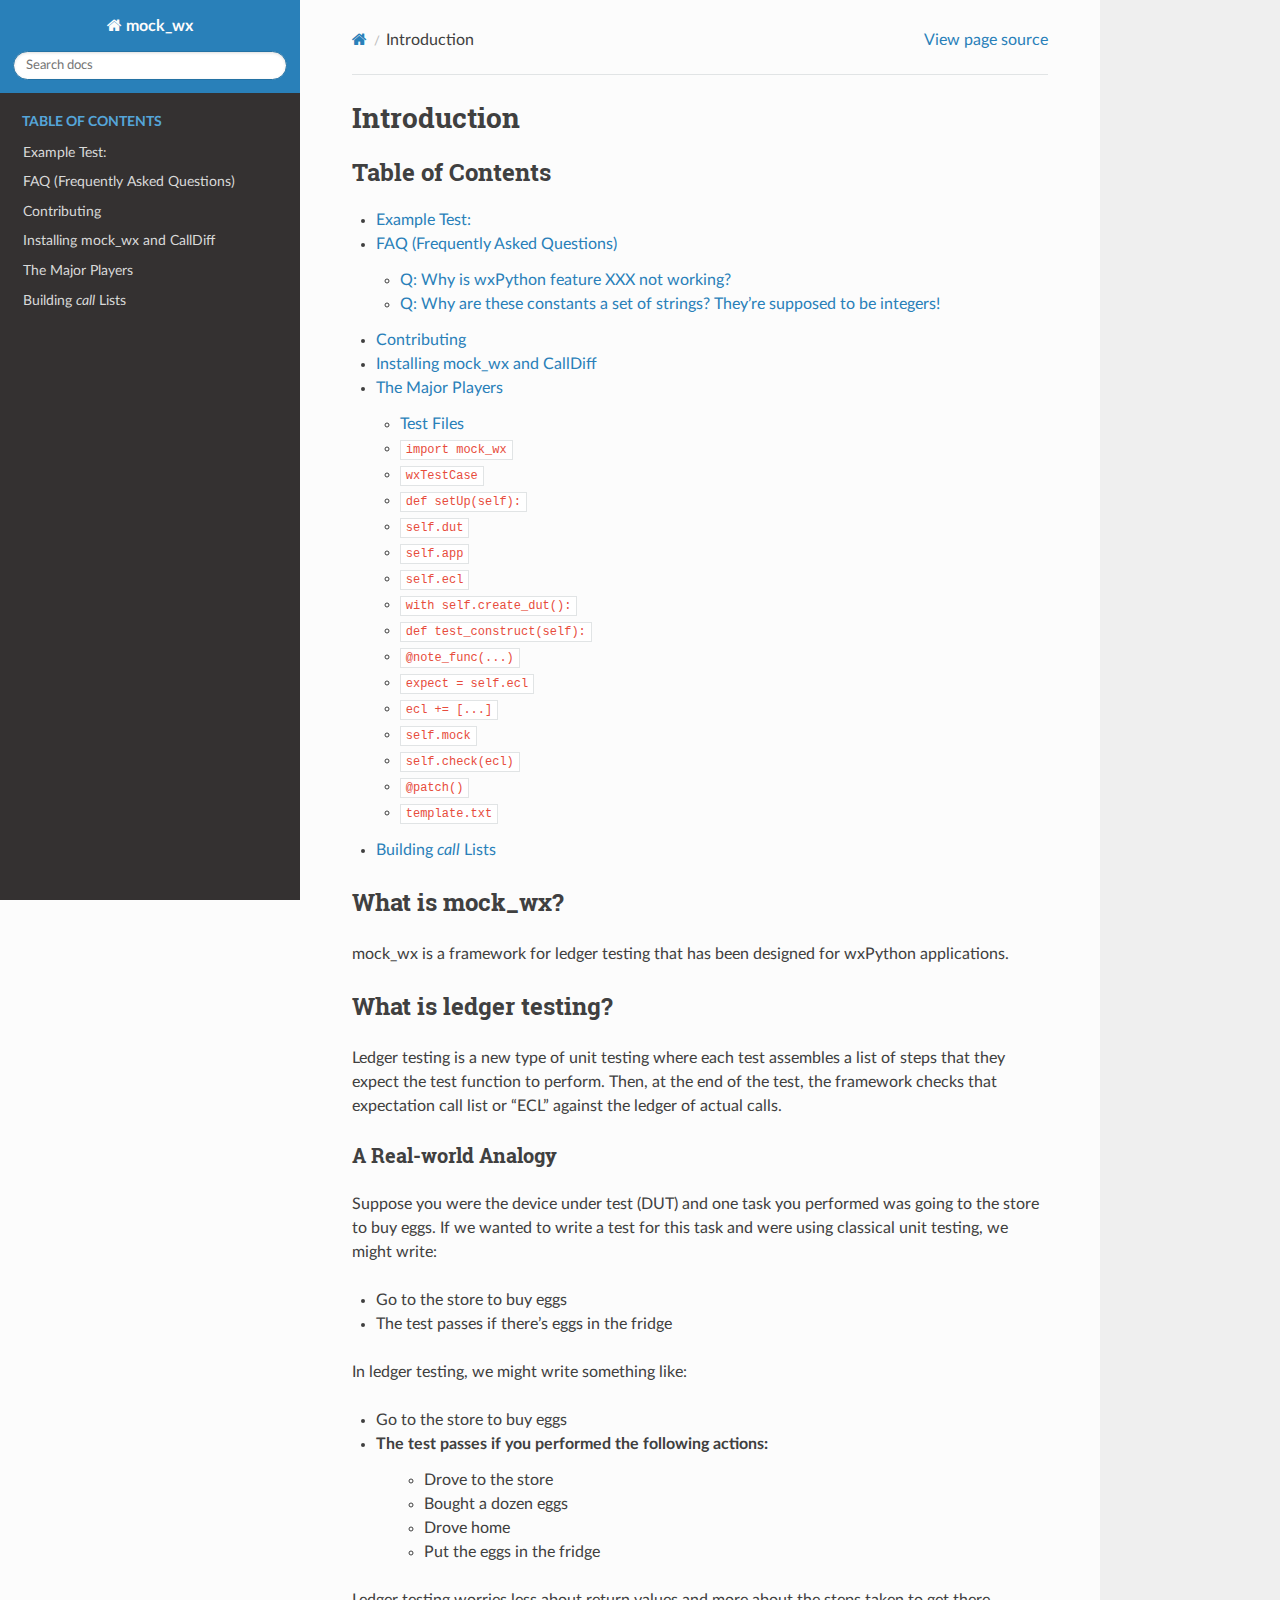
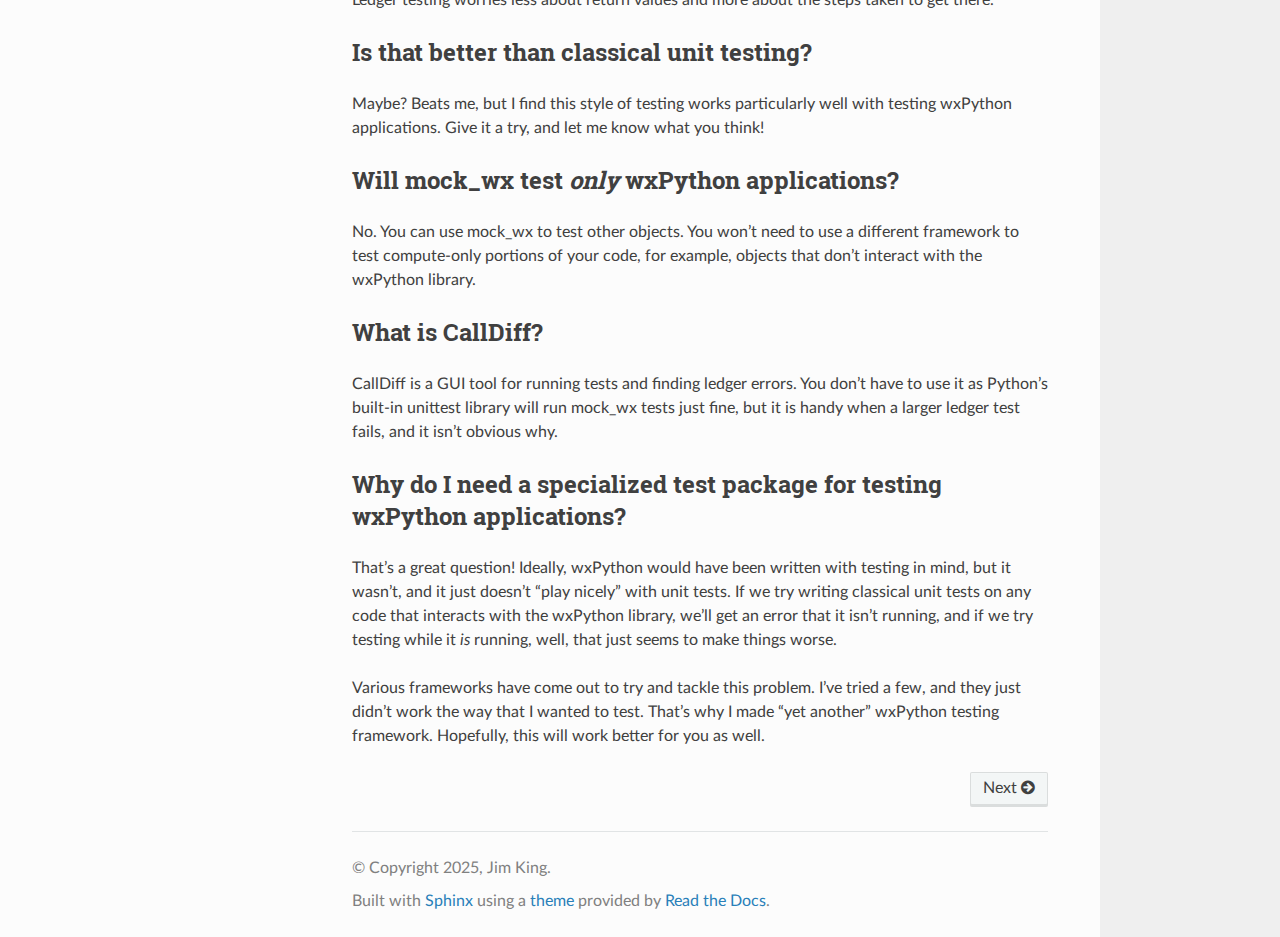
<file: docs/_build/html/index.html>
<!DOCTYPE html>
<html class="writer-html5" lang="en" data-content_root="./">
<head>
  <meta charset="utf-8" /><meta name="viewport" content="width=device-width, initial-scale=1" />

  <meta name="viewport" content="width=device-width, initial-scale=1.0" />
  <title>Introduction &mdash; mock_wx  documentation</title>
      <link rel="stylesheet" type="text/css" href="_static/pygments.css?v=b86133f3" />
      <link rel="stylesheet" type="text/css" href="_static/css/theme.css?v=e59714d7" />

  
      <script src="_static/jquery.js?v=5d32c60e"></script>
      <script src="_static/_sphinx_javascript_frameworks_compat.js?v=2cd50e6c"></script>
      <script src="_static/documentation_options.js?v=5929fcd5"></script>
      <script src="_static/doctools.js?v=9bcbadda"></script>
      <script src="_static/sphinx_highlight.js?v=dc90522c"></script>
    <script src="_static/js/theme.js"></script>
    <link rel="index" title="Index" href="genindex.html" />
    <link rel="search" title="Search" href="search.html" />
    <link rel="next" title="Example Test:" href="basic-example.html" /> 
</head>

<body class="wy-body-for-nav"> 
  <div class="wy-grid-for-nav">
    <nav data-toggle="wy-nav-shift" class="wy-nav-side">
      <div class="wy-side-scroll">
        <div class="wy-side-nav-search" >

          
          
          <a href="#" class="icon icon-home">
            mock_wx
          </a>
<div role="search">
  <form id="rtd-search-form" class="wy-form" action="search.html" method="get">
    <input type="text" name="q" placeholder="Search docs" aria-label="Search docs" />
    <input type="hidden" name="check_keywords" value="yes" />
    <input type="hidden" name="area" value="default" />
  </form>
</div>
        </div><div class="wy-menu wy-menu-vertical" data-spy="affix" role="navigation" aria-label="Navigation menu">
              <p class="caption" role="heading"><span class="caption-text">Table of Contents</span></p>
<ul>
<li class="toctree-l1"><a class="reference internal" href="basic-example.html">Example Test:</a></li>
<li class="toctree-l1"><a class="reference internal" href="faq.html">FAQ (Frequently Asked Questions)</a></li>
<li class="toctree-l1"><a class="reference internal" href="contributing.html">Contributing</a></li>
<li class="toctree-l1"><a class="reference internal" href="installing.html">Installing mock_wx and CallDiff</a></li>
<li class="toctree-l1"><a class="reference internal" href="major-players.html">The Major Players</a></li>
<li class="toctree-l1"><a class="reference internal" href="building-ECLs.html">Building <cite>call</cite> Lists</a></li>
</ul>

        </div>
      </div>
    </nav>

    <section data-toggle="wy-nav-shift" class="wy-nav-content-wrap"><nav class="wy-nav-top" aria-label="Mobile navigation menu" >
          <i data-toggle="wy-nav-top" class="fa fa-bars"></i>
          <a href="#">mock_wx</a>
      </nav>

      <div class="wy-nav-content">
        <div class="rst-content">
          <div role="navigation" aria-label="Page navigation">
  <ul class="wy-breadcrumbs">
      <li><a href="#" class="icon icon-home" aria-label="Home"></a></li>
      <li class="breadcrumb-item active">Introduction</li>
      <li class="wy-breadcrumbs-aside">
            <a href="_sources/index.rst.txt" rel="nofollow"> View page source</a>
      </li>
  </ul>
  <hr/>
</div>
          <div role="main" class="document" itemscope="itemscope" itemtype="http://schema.org/Article">
           <div itemprop="articleBody">
             
  <section id="introduction">
<h1>Introduction<a class="headerlink" href="#introduction" title="Link to this heading"></a></h1>
<div class="toctree-wrapper compound">
<p class="caption" role="heading"><span class="caption-text">Table of Contents</span></p>
<ul>
<li class="toctree-l1"><a class="reference internal" href="basic-example.html">Example Test:</a></li>
<li class="toctree-l1"><a class="reference internal" href="faq.html">FAQ (Frequently Asked Questions)</a><ul>
<li class="toctree-l2"><a class="reference internal" href="faq.html#q-why-is-wxpython-feature-xxx-not-working">Q: Why is wxPython feature XXX not working?</a></li>
<li class="toctree-l2"><a class="reference internal" href="faq.html#q-why-are-these-constants-a-set-of-strings-they-re-supposed-to-be-integers">Q: Why are these constants a set of strings? They’re supposed to be integers!</a></li>
</ul>
</li>
<li class="toctree-l1"><a class="reference internal" href="contributing.html">Contributing</a></li>
<li class="toctree-l1"><a class="reference internal" href="installing.html">Installing mock_wx and CallDiff</a></li>
<li class="toctree-l1"><a class="reference internal" href="major-players.html">The Major Players</a><ul>
<li class="toctree-l2"><a class="reference internal" href="major-players.html#test-files">Test Files</a></li>
<li class="toctree-l2"><a class="reference internal" href="major-players.html#import-mock-wx"><code class="docutils literal notranslate"><span class="pre">import</span> <span class="pre">mock_wx</span></code></a></li>
<li class="toctree-l2"><a class="reference internal" href="major-players.html#wxtestcase"><code class="docutils literal notranslate"><span class="pre">wxTestCase</span></code></a></li>
<li class="toctree-l2"><a class="reference internal" href="major-players.html#def-setup-self"><code class="docutils literal notranslate"><span class="pre">def</span> <span class="pre">setUp(self):</span></code></a></li>
<li class="toctree-l2"><a class="reference internal" href="major-players.html#self-dut"><code class="docutils literal notranslate"><span class="pre">self.dut</span></code></a></li>
<li class="toctree-l2"><a class="reference internal" href="major-players.html#self-app"><code class="docutils literal notranslate"><span class="pre">self.app</span></code></a></li>
<li class="toctree-l2"><a class="reference internal" href="major-players.html#self-ecl"><code class="docutils literal notranslate"><span class="pre">self.ecl</span></code></a></li>
<li class="toctree-l2"><a class="reference internal" href="major-players.html#with-self-create-dut"><code class="docutils literal notranslate"><span class="pre">with</span> <span class="pre">self.create_dut():</span></code></a></li>
<li class="toctree-l2"><a class="reference internal" href="major-players.html#def-test-construct-self"><code class="docutils literal notranslate"><span class="pre">def</span> <span class="pre">test_construct(self):</span></code></a></li>
<li class="toctree-l2"><a class="reference internal" href="major-players.html#note-func"><code class="docutils literal notranslate"><span class="pre">&#64;note_func(...)</span></code></a></li>
<li class="toctree-l2"><a class="reference internal" href="major-players.html#expect-self-ecl"><code class="docutils literal notranslate"><span class="pre">expect</span> <span class="pre">=</span> <span class="pre">self.ecl</span></code></a></li>
<li class="toctree-l2"><a class="reference internal" href="major-players.html#ecl"><code class="docutils literal notranslate"><span class="pre">ecl</span> <span class="pre">+=</span> <span class="pre">[...]</span></code></a></li>
<li class="toctree-l2"><a class="reference internal" href="major-players.html#self-mock"><code class="docutils literal notranslate"><span class="pre">self.mock</span></code></a></li>
<li class="toctree-l2"><a class="reference internal" href="major-players.html#self-check-ecl"><code class="docutils literal notranslate"><span class="pre">self.check(ecl)</span></code></a></li>
<li class="toctree-l2"><a class="reference internal" href="major-players.html#patch"><code class="docutils literal notranslate"><span class="pre">&#64;patch()</span></code></a></li>
<li class="toctree-l2"><a class="reference internal" href="major-players.html#template-txt"><code class="docutils literal notranslate"><span class="pre">template.txt</span></code></a></li>
</ul>
</li>
<li class="toctree-l1"><a class="reference internal" href="building-ECLs.html">Building <cite>call</cite> Lists</a></li>
</ul>
</div>
<section id="what-is-mock-wx">
<h2>What is mock_wx?<a class="headerlink" href="#what-is-mock-wx" title="Link to this heading"></a></h2>
<p>mock_wx is a framework for ledger testing that has been designed for wxPython applications.</p>
</section>
<section id="what-is-ledger-testing">
<h2>What is ledger testing?<a class="headerlink" href="#what-is-ledger-testing" title="Link to this heading"></a></h2>
<p>Ledger testing is a new type of unit testing where each test assembles a list of steps that they expect the test
function to perform. Then, at the end of the test, the framework checks that expectation call list or “ECL” against the
ledger of actual calls.</p>
<section id="a-real-world-analogy">
<h3>A Real-world Analogy<a class="headerlink" href="#a-real-world-analogy" title="Link to this heading"></a></h3>
<p>Suppose you were the device under test (DUT) and one task you performed was going to the store to buy eggs. If we wanted
to write a test for this task and were using classical unit testing, we might write:</p>
<ul class="simple">
<li><p>Go to the store to buy eggs</p></li>
<li><p>The test passes if there’s eggs in the fridge</p></li>
</ul>
<p>In ledger testing, we might write something like:</p>
<ul class="simple">
<li><p>Go to the store to buy eggs</p></li>
<li><dl class="simple">
<dt>The test passes if you performed the following actions:</dt><dd><ul>
<li><p>Drove to the store</p></li>
<li><p>Bought a dozen eggs</p></li>
<li><p>Drove home</p></li>
<li><p>Put the eggs in the fridge</p></li>
</ul>
</dd>
</dl>
</li>
</ul>
<p>Ledger testing worries less about return values and more about the steps taken to get there.</p>
</section>
</section>
<section id="is-that-better-than-classical-unit-testing">
<h2>Is that better than classical unit testing?<a class="headerlink" href="#is-that-better-than-classical-unit-testing" title="Link to this heading"></a></h2>
<p>Maybe? Beats me, but I find this style of testing works particularly well with testing wxPython applications. Give it a
try, and let me know what you think!</p>
</section>
<section id="will-mock-wx-test-only-wxpython-applications">
<h2>Will mock_wx test <em>only</em> wxPython applications?<a class="headerlink" href="#will-mock-wx-test-only-wxpython-applications" title="Link to this heading"></a></h2>
<p>No. You can use mock_wx to test other objects. You won’t need to use a different framework to test compute-only portions
of your code, for example, objects that don’t interact with the wxPython library.</p>
</section>
<section id="what-is-calldiff">
<h2>What is CallDiff?<a class="headerlink" href="#what-is-calldiff" title="Link to this heading"></a></h2>
<p>CallDiff is a GUI tool for running tests and finding ledger errors. You don’t have to use it as Python’s built-in
unittest library will run mock_wx tests just fine, but it is handy when a larger ledger test fails, and it isn’t obvious
why.</p>
</section>
<section id="why-do-i-need-a-specialized-test-package-for-testing-wxpython-applications">
<h2>Why do I need a specialized test package for testing wxPython applications?<a class="headerlink" href="#why-do-i-need-a-specialized-test-package-for-testing-wxpython-applications" title="Link to this heading"></a></h2>
<p>That’s a great question! Ideally, wxPython would have been written with testing in mind, but it wasn’t, and it just
doesn’t “play nicely” with unit tests. If we try writing classical unit tests on any code that interacts with the
wxPython library, we’ll get an error that it isn’t running, and if we try testing while it <em>is</em> running, well, that just
seems to make things worse.</p>
<p>Various frameworks have come out to try and tackle this problem. I’ve tried a few, and they just didn’t work the way
that I wanted to test. That’s why I made “yet another” wxPython testing framework. Hopefully, this will work better for
you as well.</p>
</section>
</section>


           </div>
          </div>
          <footer><div class="rst-footer-buttons" role="navigation" aria-label="Footer">
        <a href="basic-example.html" class="btn btn-neutral float-right" title="Example Test:" accesskey="n" rel="next">Next <span class="fa fa-arrow-circle-right" aria-hidden="true"></span></a>
    </div>

  <hr/>

  <div role="contentinfo">
    <p>&#169; Copyright 2025, Jim King.</p>
  </div>

  Built with <a href="https://www.sphinx-doc.org/">Sphinx</a> using a
    <a href="https://github.com/readthedocs/sphinx_rtd_theme">theme</a>
    provided by <a href="https://readthedocs.org">Read the Docs</a>.
   

</footer>
        </div>
      </div>
    </section>
  </div>
  <script>
      jQuery(function () {
          SphinxRtdTheme.Navigation.enable(true);
      });
  </script> 

</body>
</html>
</file>
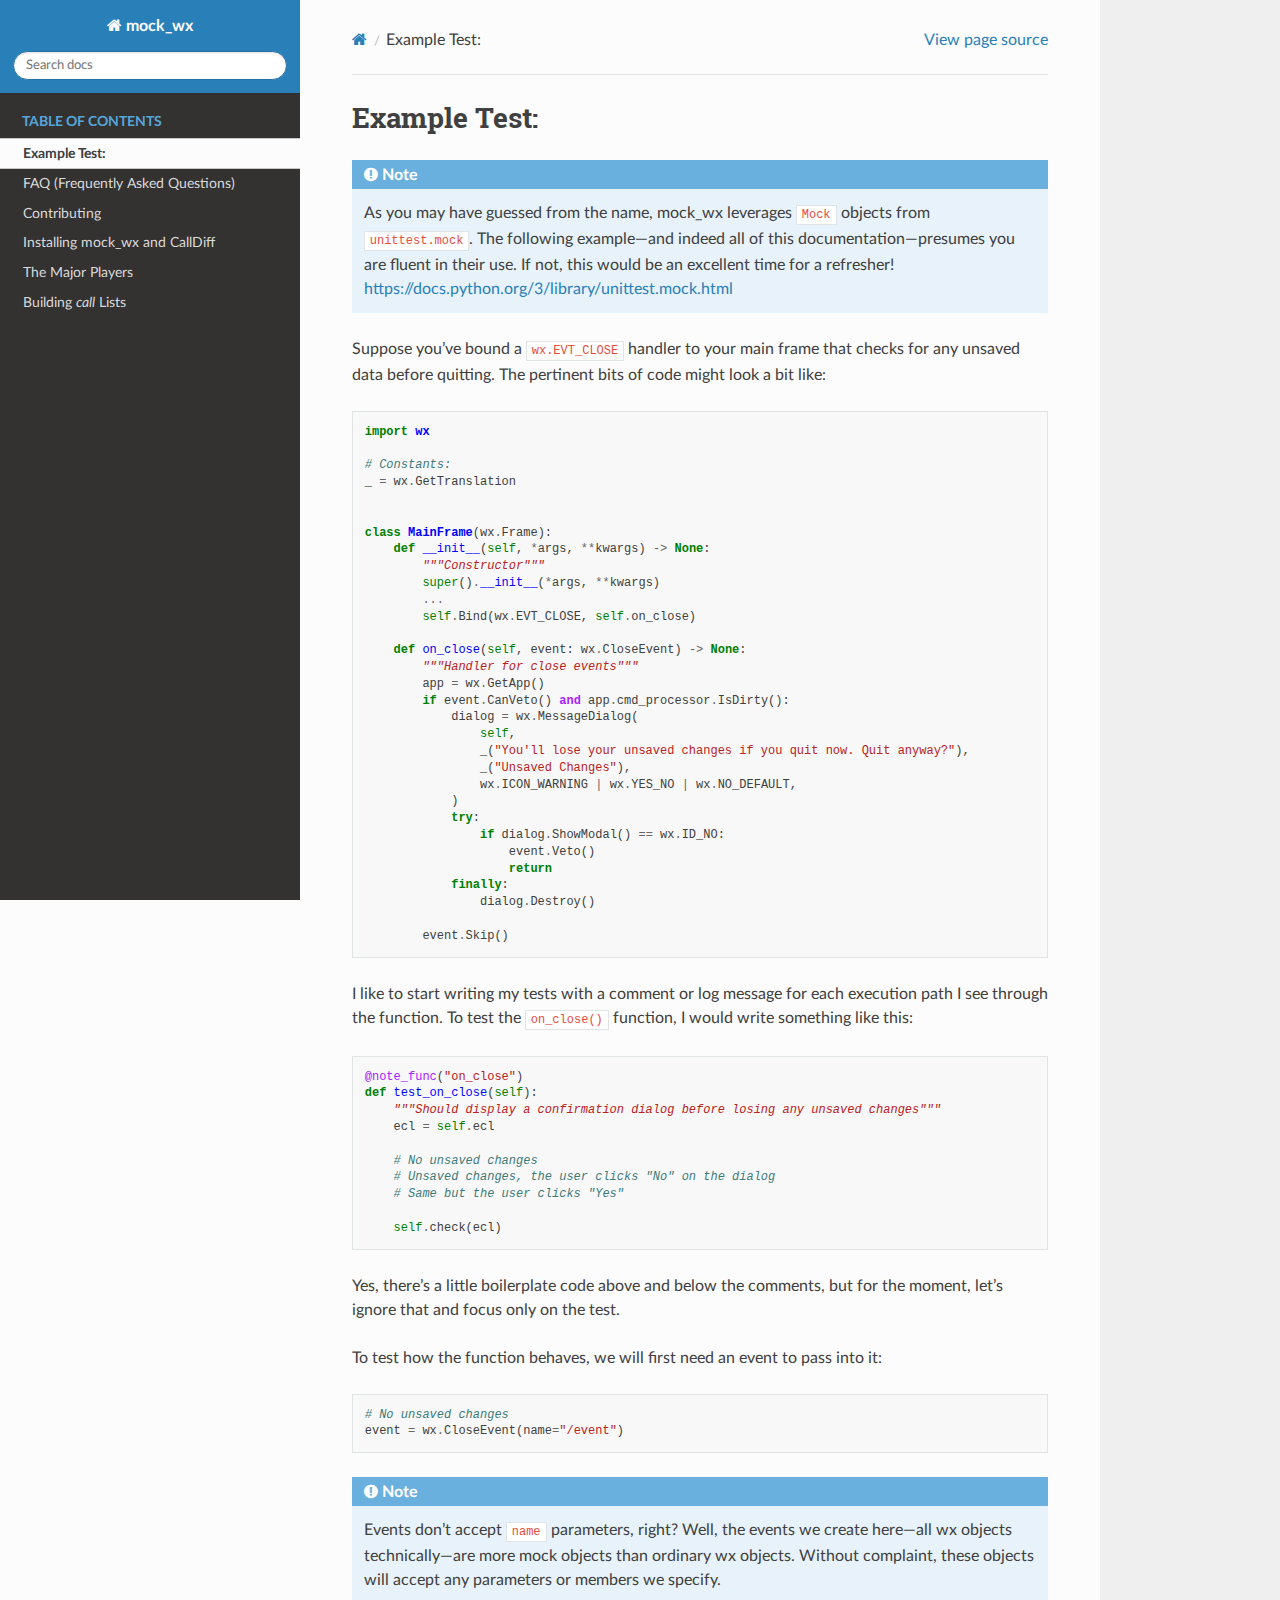
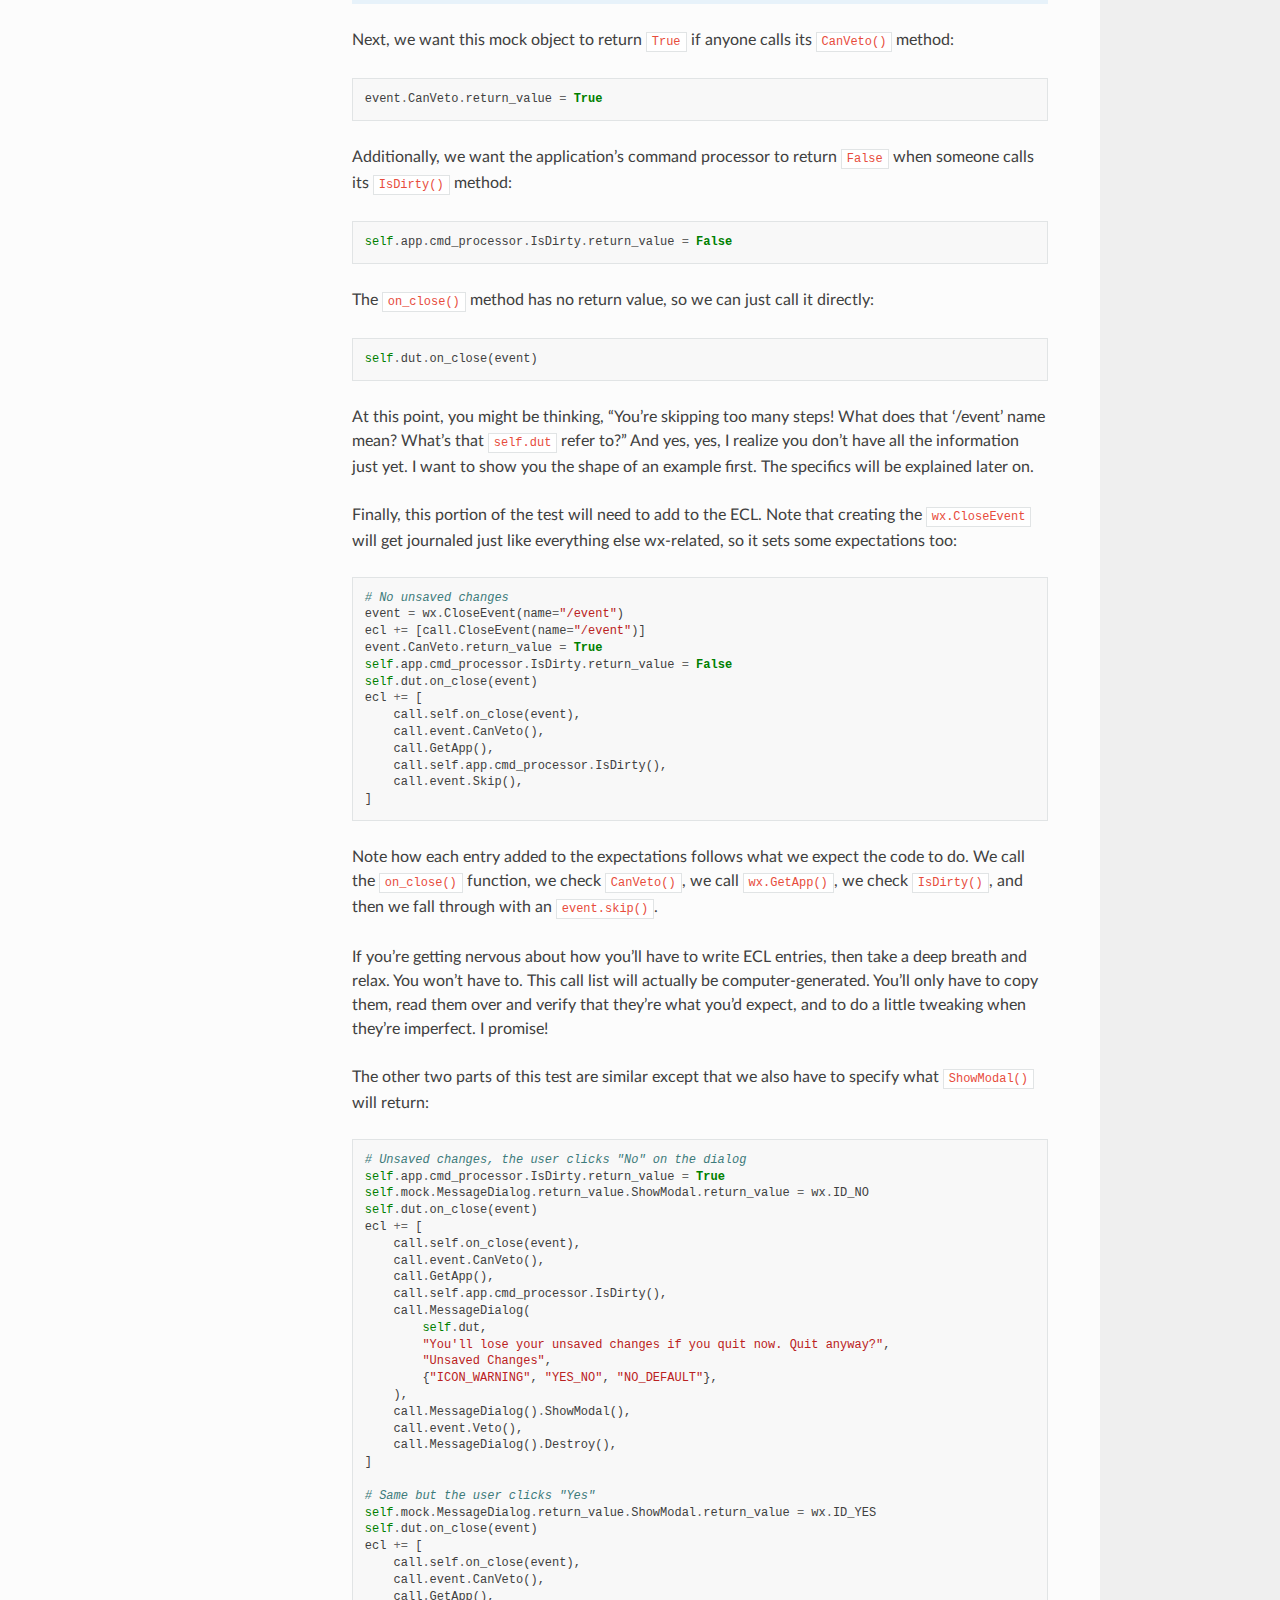
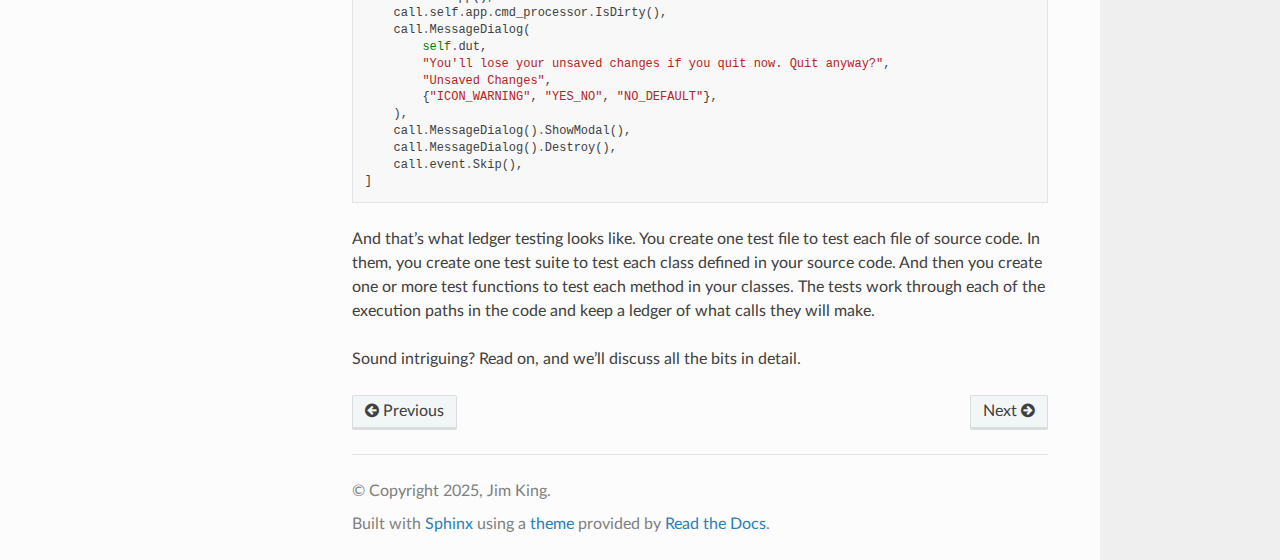
<file: docs/_build/html/basic-example.html>
<!DOCTYPE html>
<html class="writer-html5" lang="en" data-content_root="./">
<head>
  <meta charset="utf-8" /><meta name="viewport" content="width=device-width, initial-scale=1" />

  <meta name="viewport" content="width=device-width, initial-scale=1.0" />
  <title>Example Test: &mdash; mock_wx  documentation</title>
      <link rel="stylesheet" type="text/css" href="_static/pygments.css?v=b86133f3" />
      <link rel="stylesheet" type="text/css" href="_static/css/theme.css?v=e59714d7" />

  
      <script src="_static/jquery.js?v=5d32c60e"></script>
      <script src="_static/_sphinx_javascript_frameworks_compat.js?v=2cd50e6c"></script>
      <script src="_static/documentation_options.js?v=5929fcd5"></script>
      <script src="_static/doctools.js?v=9bcbadda"></script>
      <script src="_static/sphinx_highlight.js?v=dc90522c"></script>
    <script src="_static/js/theme.js"></script>
    <link rel="index" title="Index" href="genindex.html" />
    <link rel="search" title="Search" href="search.html" />
    <link rel="next" title="FAQ (Frequently Asked Questions)" href="faq.html" />
    <link rel="prev" title="Introduction" href="index.html" /> 
</head>

<body class="wy-body-for-nav"> 
  <div class="wy-grid-for-nav">
    <nav data-toggle="wy-nav-shift" class="wy-nav-side">
      <div class="wy-side-scroll">
        <div class="wy-side-nav-search" >

          
          
          <a href="index.html" class="icon icon-home">
            mock_wx
          </a>
<div role="search">
  <form id="rtd-search-form" class="wy-form" action="search.html" method="get">
    <input type="text" name="q" placeholder="Search docs" aria-label="Search docs" />
    <input type="hidden" name="check_keywords" value="yes" />
    <input type="hidden" name="area" value="default" />
  </form>
</div>
        </div><div class="wy-menu wy-menu-vertical" data-spy="affix" role="navigation" aria-label="Navigation menu">
              <p class="caption" role="heading"><span class="caption-text">Table of Contents</span></p>
<ul class="current">
<li class="toctree-l1 current"><a class="current reference internal" href="#">Example Test:</a></li>
<li class="toctree-l1"><a class="reference internal" href="faq.html">FAQ (Frequently Asked Questions)</a></li>
<li class="toctree-l1"><a class="reference internal" href="contributing.html">Contributing</a></li>
<li class="toctree-l1"><a class="reference internal" href="installing.html">Installing mock_wx and CallDiff</a></li>
<li class="toctree-l1"><a class="reference internal" href="major-players.html">The Major Players</a></li>
<li class="toctree-l1"><a class="reference internal" href="building-ECLs.html">Building <cite>call</cite> Lists</a></li>
</ul>

        </div>
      </div>
    </nav>

    <section data-toggle="wy-nav-shift" class="wy-nav-content-wrap"><nav class="wy-nav-top" aria-label="Mobile navigation menu" >
          <i data-toggle="wy-nav-top" class="fa fa-bars"></i>
          <a href="index.html">mock_wx</a>
      </nav>

      <div class="wy-nav-content">
        <div class="rst-content">
          <div role="navigation" aria-label="Page navigation">
  <ul class="wy-breadcrumbs">
      <li><a href="index.html" class="icon icon-home" aria-label="Home"></a></li>
      <li class="breadcrumb-item active">Example Test:</li>
      <li class="wy-breadcrumbs-aside">
            <a href="_sources/basic-example.rst.txt" rel="nofollow"> View page source</a>
      </li>
  </ul>
  <hr/>
</div>
          <div role="main" class="document" itemscope="itemscope" itemtype="http://schema.org/Article">
           <div itemprop="articleBody">
             
  <section id="example-test">
<h1>Example Test:<a class="headerlink" href="#example-test" title="Link to this heading"></a></h1>
<div class="admonition note">
<p class="admonition-title">Note</p>
<p>As you may have guessed from the name, mock_wx leverages <code class="docutils literal notranslate"><span class="pre">Mock</span></code> objects from <code class="docutils literal notranslate"><span class="pre">unittest.mock</span></code>. The
following example—and indeed all of this documentation—presumes you are fluent in their use. If not, this would be an
excellent time for a refresher! <a class="reference external" href="https://docs.python.org/3/library/unittest.mock.html">https://docs.python.org/3/library/unittest.mock.html</a></p>
</div>
<p>Suppose you’ve bound a <code class="docutils literal notranslate"><span class="pre">wx.EVT_CLOSE</span></code> handler to your main frame that checks for any unsaved data before quitting. The
pertinent bits of code might look a bit like:</p>
<div class="highlight-python notranslate"><div class="highlight"><pre><span></span><span class="kn">import</span><span class="w"> </span><span class="nn">wx</span>

<span class="c1"># Constants:</span>
<span class="n">_</span> <span class="o">=</span> <span class="n">wx</span><span class="o">.</span><span class="n">GetTranslation</span>


<span class="k">class</span><span class="w"> </span><span class="nc">MainFrame</span><span class="p">(</span><span class="n">wx</span><span class="o">.</span><span class="n">Frame</span><span class="p">):</span>
    <span class="k">def</span><span class="w"> </span><span class="fm">__init__</span><span class="p">(</span><span class="bp">self</span><span class="p">,</span> <span class="o">*</span><span class="n">args</span><span class="p">,</span> <span class="o">**</span><span class="n">kwargs</span><span class="p">)</span> <span class="o">-&gt;</span> <span class="kc">None</span><span class="p">:</span>
<span class="w">        </span><span class="sd">&quot;&quot;&quot;Constructor&quot;&quot;&quot;</span>
        <span class="nb">super</span><span class="p">()</span><span class="o">.</span><span class="fm">__init__</span><span class="p">(</span><span class="o">*</span><span class="n">args</span><span class="p">,</span> <span class="o">**</span><span class="n">kwargs</span><span class="p">)</span>
        <span class="o">...</span>
        <span class="bp">self</span><span class="o">.</span><span class="n">Bind</span><span class="p">(</span><span class="n">wx</span><span class="o">.</span><span class="n">EVT_CLOSE</span><span class="p">,</span> <span class="bp">self</span><span class="o">.</span><span class="n">on_close</span><span class="p">)</span>

    <span class="k">def</span><span class="w"> </span><span class="nf">on_close</span><span class="p">(</span><span class="bp">self</span><span class="p">,</span> <span class="n">event</span><span class="p">:</span> <span class="n">wx</span><span class="o">.</span><span class="n">CloseEvent</span><span class="p">)</span> <span class="o">-&gt;</span> <span class="kc">None</span><span class="p">:</span>
<span class="w">        </span><span class="sd">&quot;&quot;&quot;Handler for close events&quot;&quot;&quot;</span>
        <span class="n">app</span> <span class="o">=</span> <span class="n">wx</span><span class="o">.</span><span class="n">GetApp</span><span class="p">()</span>
        <span class="k">if</span> <span class="n">event</span><span class="o">.</span><span class="n">CanVeto</span><span class="p">()</span> <span class="ow">and</span> <span class="n">app</span><span class="o">.</span><span class="n">cmd_processor</span><span class="o">.</span><span class="n">IsDirty</span><span class="p">():</span>
            <span class="n">dialog</span> <span class="o">=</span> <span class="n">wx</span><span class="o">.</span><span class="n">MessageDialog</span><span class="p">(</span>
                <span class="bp">self</span><span class="p">,</span>
                <span class="n">_</span><span class="p">(</span><span class="s2">&quot;You&#39;ll lose your unsaved changes if you quit now. Quit anyway?&quot;</span><span class="p">),</span>
                <span class="n">_</span><span class="p">(</span><span class="s2">&quot;Unsaved Changes&quot;</span><span class="p">),</span>
                <span class="n">wx</span><span class="o">.</span><span class="n">ICON_WARNING</span> <span class="o">|</span> <span class="n">wx</span><span class="o">.</span><span class="n">YES_NO</span> <span class="o">|</span> <span class="n">wx</span><span class="o">.</span><span class="n">NO_DEFAULT</span><span class="p">,</span>
            <span class="p">)</span>
            <span class="k">try</span><span class="p">:</span>
                <span class="k">if</span> <span class="n">dialog</span><span class="o">.</span><span class="n">ShowModal</span><span class="p">()</span> <span class="o">==</span> <span class="n">wx</span><span class="o">.</span><span class="n">ID_NO</span><span class="p">:</span>
                    <span class="n">event</span><span class="o">.</span><span class="n">Veto</span><span class="p">()</span>
                    <span class="k">return</span>
            <span class="k">finally</span><span class="p">:</span>
                <span class="n">dialog</span><span class="o">.</span><span class="n">Destroy</span><span class="p">()</span>

        <span class="n">event</span><span class="o">.</span><span class="n">Skip</span><span class="p">()</span>
</pre></div>
</div>
<p>I like to start writing my tests with a comment or log message for each execution path I see through the function. To
test the <code class="docutils literal notranslate"><span class="pre">on_close()</span></code> function, I would write something like this:</p>
<div class="highlight-python notranslate"><div class="highlight"><pre><span></span><span class="nd">@note_func</span><span class="p">(</span><span class="s2">&quot;on_close&quot;</span><span class="p">)</span>
<span class="k">def</span><span class="w"> </span><span class="nf">test_on_close</span><span class="p">(</span><span class="bp">self</span><span class="p">):</span>
<span class="w">    </span><span class="sd">&quot;&quot;&quot;Should display a confirmation dialog before losing any unsaved changes&quot;&quot;&quot;</span>
    <span class="n">ecl</span> <span class="o">=</span> <span class="bp">self</span><span class="o">.</span><span class="n">ecl</span>

    <span class="c1"># No unsaved changes</span>
    <span class="c1"># Unsaved changes, the user clicks &quot;No&quot; on the dialog</span>
    <span class="c1"># Same but the user clicks &quot;Yes&quot;</span>

    <span class="bp">self</span><span class="o">.</span><span class="n">check</span><span class="p">(</span><span class="n">ecl</span><span class="p">)</span>
</pre></div>
</div>
<p>Yes, there’s a little boilerplate code above and below the comments, but for the moment, let’s ignore that and focus
only on the test.</p>
<p>To test how the function behaves, we will first need an event to pass into it:</p>
<div class="highlight-python notranslate"><div class="highlight"><pre><span></span><span class="c1"># No unsaved changes</span>
<span class="n">event</span> <span class="o">=</span> <span class="n">wx</span><span class="o">.</span><span class="n">CloseEvent</span><span class="p">(</span><span class="n">name</span><span class="o">=</span><span class="s2">&quot;/event&quot;</span><span class="p">)</span>
</pre></div>
</div>
<div class="admonition note">
<p class="admonition-title">Note</p>
<p>Events don’t accept <code class="docutils literal notranslate"><span class="pre">name</span></code> parameters, right? Well, the events we create here—all wx objects technically—are more
mock objects than ordinary wx objects. Without complaint, these objects will accept any parameters or members we
specify.</p>
</div>
<p>Next, we want this mock object to return <code class="docutils literal notranslate"><span class="pre">True</span></code> if anyone calls its <code class="docutils literal notranslate"><span class="pre">CanVeto()</span></code> method:</p>
<div class="highlight-python notranslate"><div class="highlight"><pre><span></span><span class="n">event</span><span class="o">.</span><span class="n">CanVeto</span><span class="o">.</span><span class="n">return_value</span> <span class="o">=</span> <span class="kc">True</span>
</pre></div>
</div>
<p>Additionally, we want the application’s command processor to return <code class="docutils literal notranslate"><span class="pre">False</span></code> when someone calls its <code class="docutils literal notranslate"><span class="pre">IsDirty()</span></code>
method:</p>
<div class="highlight-python notranslate"><div class="highlight"><pre><span></span><span class="bp">self</span><span class="o">.</span><span class="n">app</span><span class="o">.</span><span class="n">cmd_processor</span><span class="o">.</span><span class="n">IsDirty</span><span class="o">.</span><span class="n">return_value</span> <span class="o">=</span> <span class="kc">False</span>
</pre></div>
</div>
<p>The <code class="docutils literal notranslate"><span class="pre">on_close()</span></code> method has no return value, so we can just call it directly:</p>
<div class="highlight-python notranslate"><div class="highlight"><pre><span></span><span class="bp">self</span><span class="o">.</span><span class="n">dut</span><span class="o">.</span><span class="n">on_close</span><span class="p">(</span><span class="n">event</span><span class="p">)</span>
</pre></div>
</div>
<p>At this point, you might be thinking, “You’re skipping too many steps! What does that ‘/event’ name mean? What’s that
<code class="docutils literal notranslate"><span class="pre">self.dut</span></code> refer to?” And yes, yes, I realize you don’t have all the information just yet. I want to show you the
shape of an example first. The specifics will be explained later on.</p>
<p>Finally, this portion of the test will need to add to the ECL. Note that creating the <code class="docutils literal notranslate"><span class="pre">wx.CloseEvent</span></code> will get
journaled just like everything else wx-related, so it sets some expectations too:</p>
<div class="highlight-python notranslate"><div class="highlight"><pre><span></span><span class="c1"># No unsaved changes</span>
<span class="n">event</span> <span class="o">=</span> <span class="n">wx</span><span class="o">.</span><span class="n">CloseEvent</span><span class="p">(</span><span class="n">name</span><span class="o">=</span><span class="s2">&quot;/event&quot;</span><span class="p">)</span>
<span class="n">ecl</span> <span class="o">+=</span> <span class="p">[</span><span class="n">call</span><span class="o">.</span><span class="n">CloseEvent</span><span class="p">(</span><span class="n">name</span><span class="o">=</span><span class="s2">&quot;/event&quot;</span><span class="p">)]</span>
<span class="n">event</span><span class="o">.</span><span class="n">CanVeto</span><span class="o">.</span><span class="n">return_value</span> <span class="o">=</span> <span class="kc">True</span>
<span class="bp">self</span><span class="o">.</span><span class="n">app</span><span class="o">.</span><span class="n">cmd_processor</span><span class="o">.</span><span class="n">IsDirty</span><span class="o">.</span><span class="n">return_value</span> <span class="o">=</span> <span class="kc">False</span>
<span class="bp">self</span><span class="o">.</span><span class="n">dut</span><span class="o">.</span><span class="n">on_close</span><span class="p">(</span><span class="n">event</span><span class="p">)</span>
<span class="n">ecl</span> <span class="o">+=</span> <span class="p">[</span>
    <span class="n">call</span><span class="o">.</span><span class="n">self</span><span class="o">.</span><span class="n">on_close</span><span class="p">(</span><span class="n">event</span><span class="p">),</span>
    <span class="n">call</span><span class="o">.</span><span class="n">event</span><span class="o">.</span><span class="n">CanVeto</span><span class="p">(),</span>
    <span class="n">call</span><span class="o">.</span><span class="n">GetApp</span><span class="p">(),</span>
    <span class="n">call</span><span class="o">.</span><span class="n">self</span><span class="o">.</span><span class="n">app</span><span class="o">.</span><span class="n">cmd_processor</span><span class="o">.</span><span class="n">IsDirty</span><span class="p">(),</span>
    <span class="n">call</span><span class="o">.</span><span class="n">event</span><span class="o">.</span><span class="n">Skip</span><span class="p">(),</span>
<span class="p">]</span>
</pre></div>
</div>
<p>Note how each entry added to the expectations follows what we expect the code to do. We call the <code class="docutils literal notranslate"><span class="pre">on_close()</span></code>
function, we check <code class="docutils literal notranslate"><span class="pre">CanVeto()</span></code>, we call <code class="docutils literal notranslate"><span class="pre">wx.GetApp()</span></code>, we check <code class="docutils literal notranslate"><span class="pre">IsDirty()</span></code>, and then we fall through with an
<code class="docutils literal notranslate"><span class="pre">event.skip()</span></code>.</p>
<p>If you’re getting nervous about how you’ll have to write ECL entries, then take a deep breath and relax. You won’t have
to. This call list will actually be computer-generated. You’ll only have to copy them, read them over and verify that
they’re what you’d expect, and to do a little tweaking when they’re imperfect. I promise!</p>
<p>The other two parts of this test are similar except that we also have to specify what <code class="docutils literal notranslate"><span class="pre">ShowModal()</span></code> will return:</p>
<div class="highlight-python notranslate"><div class="highlight"><pre><span></span><span class="c1"># Unsaved changes, the user clicks &quot;No&quot; on the dialog</span>
<span class="bp">self</span><span class="o">.</span><span class="n">app</span><span class="o">.</span><span class="n">cmd_processor</span><span class="o">.</span><span class="n">IsDirty</span><span class="o">.</span><span class="n">return_value</span> <span class="o">=</span> <span class="kc">True</span>
<span class="bp">self</span><span class="o">.</span><span class="n">mock</span><span class="o">.</span><span class="n">MessageDialog</span><span class="o">.</span><span class="n">return_value</span><span class="o">.</span><span class="n">ShowModal</span><span class="o">.</span><span class="n">return_value</span> <span class="o">=</span> <span class="n">wx</span><span class="o">.</span><span class="n">ID_NO</span>
<span class="bp">self</span><span class="o">.</span><span class="n">dut</span><span class="o">.</span><span class="n">on_close</span><span class="p">(</span><span class="n">event</span><span class="p">)</span>
<span class="n">ecl</span> <span class="o">+=</span> <span class="p">[</span>
    <span class="n">call</span><span class="o">.</span><span class="n">self</span><span class="o">.</span><span class="n">on_close</span><span class="p">(</span><span class="n">event</span><span class="p">),</span>
    <span class="n">call</span><span class="o">.</span><span class="n">event</span><span class="o">.</span><span class="n">CanVeto</span><span class="p">(),</span>
    <span class="n">call</span><span class="o">.</span><span class="n">GetApp</span><span class="p">(),</span>
    <span class="n">call</span><span class="o">.</span><span class="n">self</span><span class="o">.</span><span class="n">app</span><span class="o">.</span><span class="n">cmd_processor</span><span class="o">.</span><span class="n">IsDirty</span><span class="p">(),</span>
    <span class="n">call</span><span class="o">.</span><span class="n">MessageDialog</span><span class="p">(</span>
        <span class="bp">self</span><span class="o">.</span><span class="n">dut</span><span class="p">,</span>
        <span class="s2">&quot;You&#39;ll lose your unsaved changes if you quit now. Quit anyway?&quot;</span><span class="p">,</span>
        <span class="s2">&quot;Unsaved Changes&quot;</span><span class="p">,</span>
        <span class="p">{</span><span class="s2">&quot;ICON_WARNING&quot;</span><span class="p">,</span> <span class="s2">&quot;YES_NO&quot;</span><span class="p">,</span> <span class="s2">&quot;NO_DEFAULT&quot;</span><span class="p">},</span>
    <span class="p">),</span>
    <span class="n">call</span><span class="o">.</span><span class="n">MessageDialog</span><span class="p">()</span><span class="o">.</span><span class="n">ShowModal</span><span class="p">(),</span>
    <span class="n">call</span><span class="o">.</span><span class="n">event</span><span class="o">.</span><span class="n">Veto</span><span class="p">(),</span>
    <span class="n">call</span><span class="o">.</span><span class="n">MessageDialog</span><span class="p">()</span><span class="o">.</span><span class="n">Destroy</span><span class="p">(),</span>
<span class="p">]</span>

<span class="c1"># Same but the user clicks &quot;Yes&quot;</span>
<span class="bp">self</span><span class="o">.</span><span class="n">mock</span><span class="o">.</span><span class="n">MessageDialog</span><span class="o">.</span><span class="n">return_value</span><span class="o">.</span><span class="n">ShowModal</span><span class="o">.</span><span class="n">return_value</span> <span class="o">=</span> <span class="n">wx</span><span class="o">.</span><span class="n">ID_YES</span>
<span class="bp">self</span><span class="o">.</span><span class="n">dut</span><span class="o">.</span><span class="n">on_close</span><span class="p">(</span><span class="n">event</span><span class="p">)</span>
<span class="n">ecl</span> <span class="o">+=</span> <span class="p">[</span>
    <span class="n">call</span><span class="o">.</span><span class="n">self</span><span class="o">.</span><span class="n">on_close</span><span class="p">(</span><span class="n">event</span><span class="p">),</span>
    <span class="n">call</span><span class="o">.</span><span class="n">event</span><span class="o">.</span><span class="n">CanVeto</span><span class="p">(),</span>
    <span class="n">call</span><span class="o">.</span><span class="n">GetApp</span><span class="p">(),</span>
    <span class="n">call</span><span class="o">.</span><span class="n">self</span><span class="o">.</span><span class="n">app</span><span class="o">.</span><span class="n">cmd_processor</span><span class="o">.</span><span class="n">IsDirty</span><span class="p">(),</span>
    <span class="n">call</span><span class="o">.</span><span class="n">MessageDialog</span><span class="p">(</span>
        <span class="bp">self</span><span class="o">.</span><span class="n">dut</span><span class="p">,</span>
        <span class="s2">&quot;You&#39;ll lose your unsaved changes if you quit now. Quit anyway?&quot;</span><span class="p">,</span>
        <span class="s2">&quot;Unsaved Changes&quot;</span><span class="p">,</span>
        <span class="p">{</span><span class="s2">&quot;ICON_WARNING&quot;</span><span class="p">,</span> <span class="s2">&quot;YES_NO&quot;</span><span class="p">,</span> <span class="s2">&quot;NO_DEFAULT&quot;</span><span class="p">},</span>
    <span class="p">),</span>
    <span class="n">call</span><span class="o">.</span><span class="n">MessageDialog</span><span class="p">()</span><span class="o">.</span><span class="n">ShowModal</span><span class="p">(),</span>
    <span class="n">call</span><span class="o">.</span><span class="n">MessageDialog</span><span class="p">()</span><span class="o">.</span><span class="n">Destroy</span><span class="p">(),</span>
    <span class="n">call</span><span class="o">.</span><span class="n">event</span><span class="o">.</span><span class="n">Skip</span><span class="p">(),</span>
<span class="p">]</span>
</pre></div>
</div>
<p>And that’s what ledger testing looks like. You create one test file to test each file of source code. In them, you
create one test suite to test each class defined in your source code. And then you create one or more test functions to
test each method in your classes. The tests work through each of the execution paths in the code and keep a ledger of
what calls they will make.</p>
<p>Sound intriguing? Read on, and we’ll discuss all the bits in detail.</p>
</section>


           </div>
          </div>
          <footer><div class="rst-footer-buttons" role="navigation" aria-label="Footer">
        <a href="index.html" class="btn btn-neutral float-left" title="Introduction" accesskey="p" rel="prev"><span class="fa fa-arrow-circle-left" aria-hidden="true"></span> Previous</a>
        <a href="faq.html" class="btn btn-neutral float-right" title="FAQ (Frequently Asked Questions)" accesskey="n" rel="next">Next <span class="fa fa-arrow-circle-right" aria-hidden="true"></span></a>
    </div>

  <hr/>

  <div role="contentinfo">
    <p>&#169; Copyright 2025, Jim King.</p>
  </div>

  Built with <a href="https://www.sphinx-doc.org/">Sphinx</a> using a
    <a href="https://github.com/readthedocs/sphinx_rtd_theme">theme</a>
    provided by <a href="https://readthedocs.org">Read the Docs</a>.
   

</footer>
        </div>
      </div>
    </section>
  </div>
  <script>
      jQuery(function () {
          SphinxRtdTheme.Navigation.enable(true);
      });
  </script> 

</body>
</html>
</file>
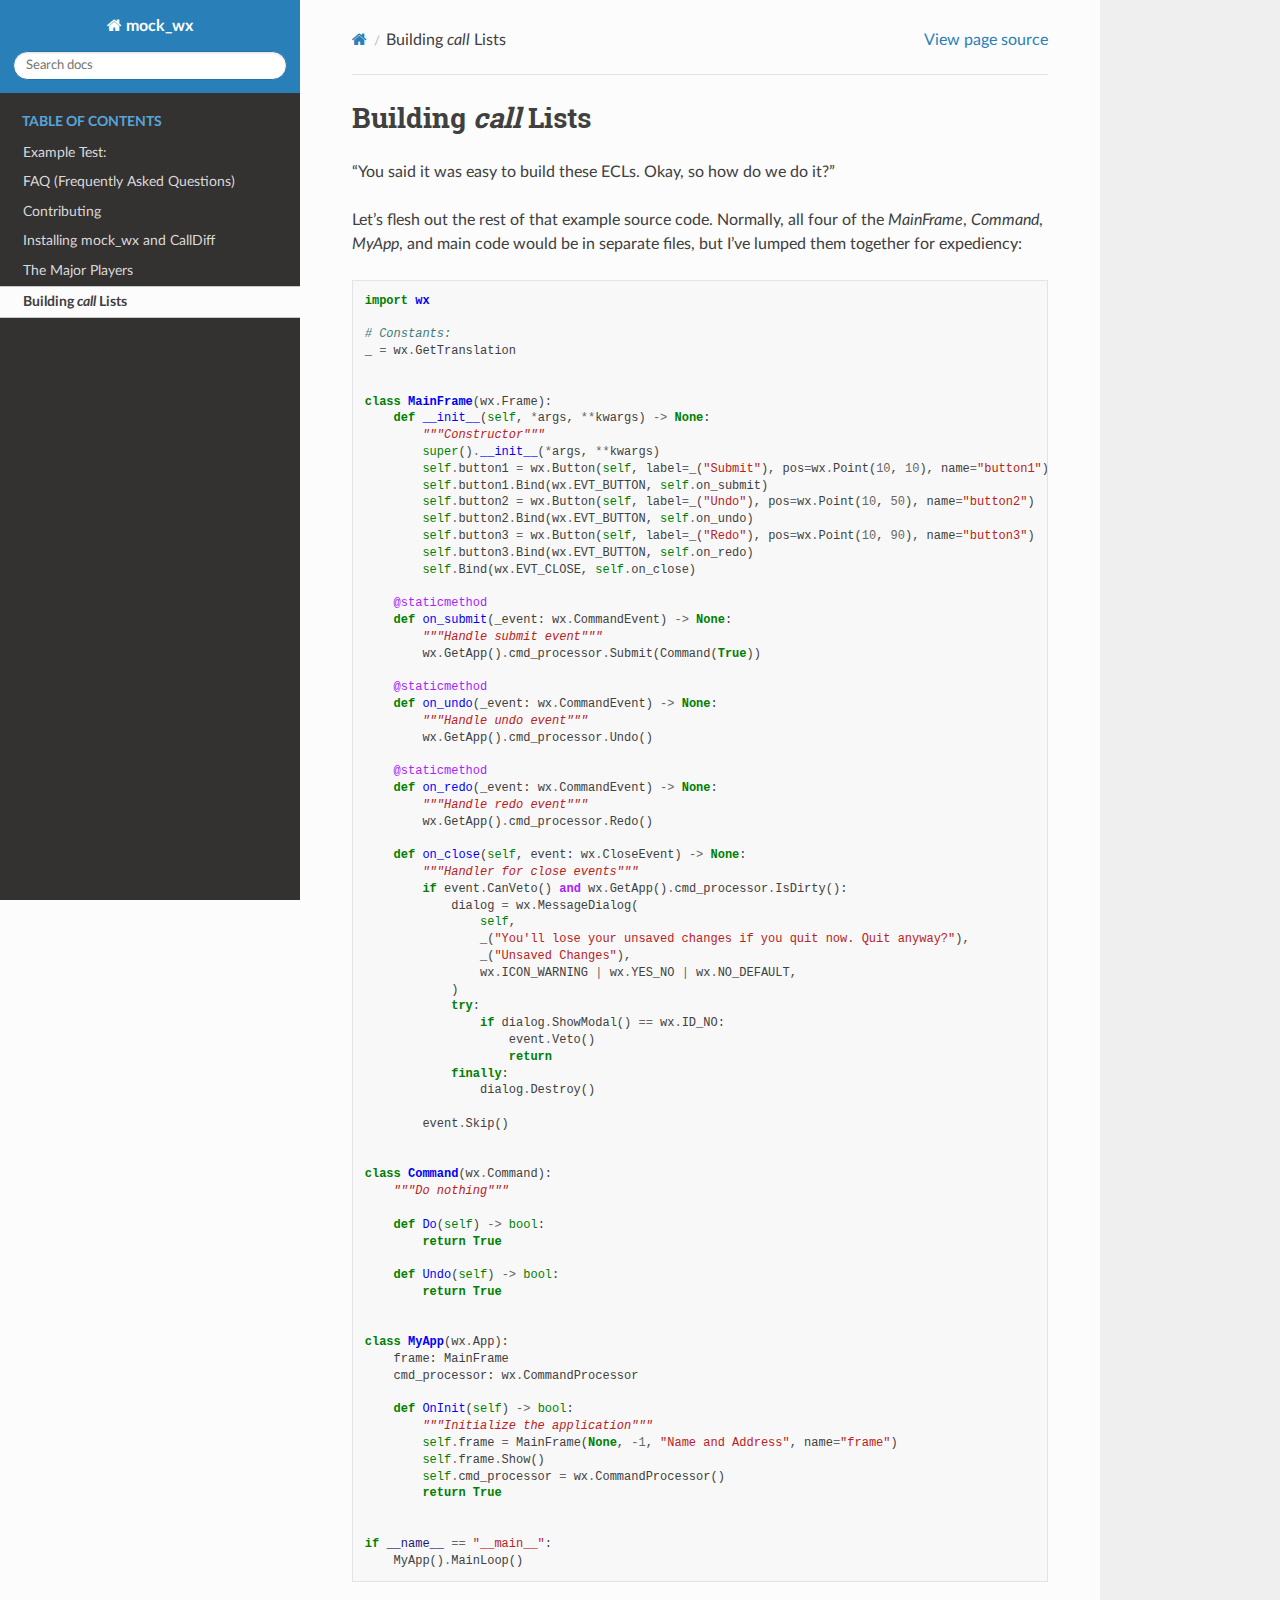
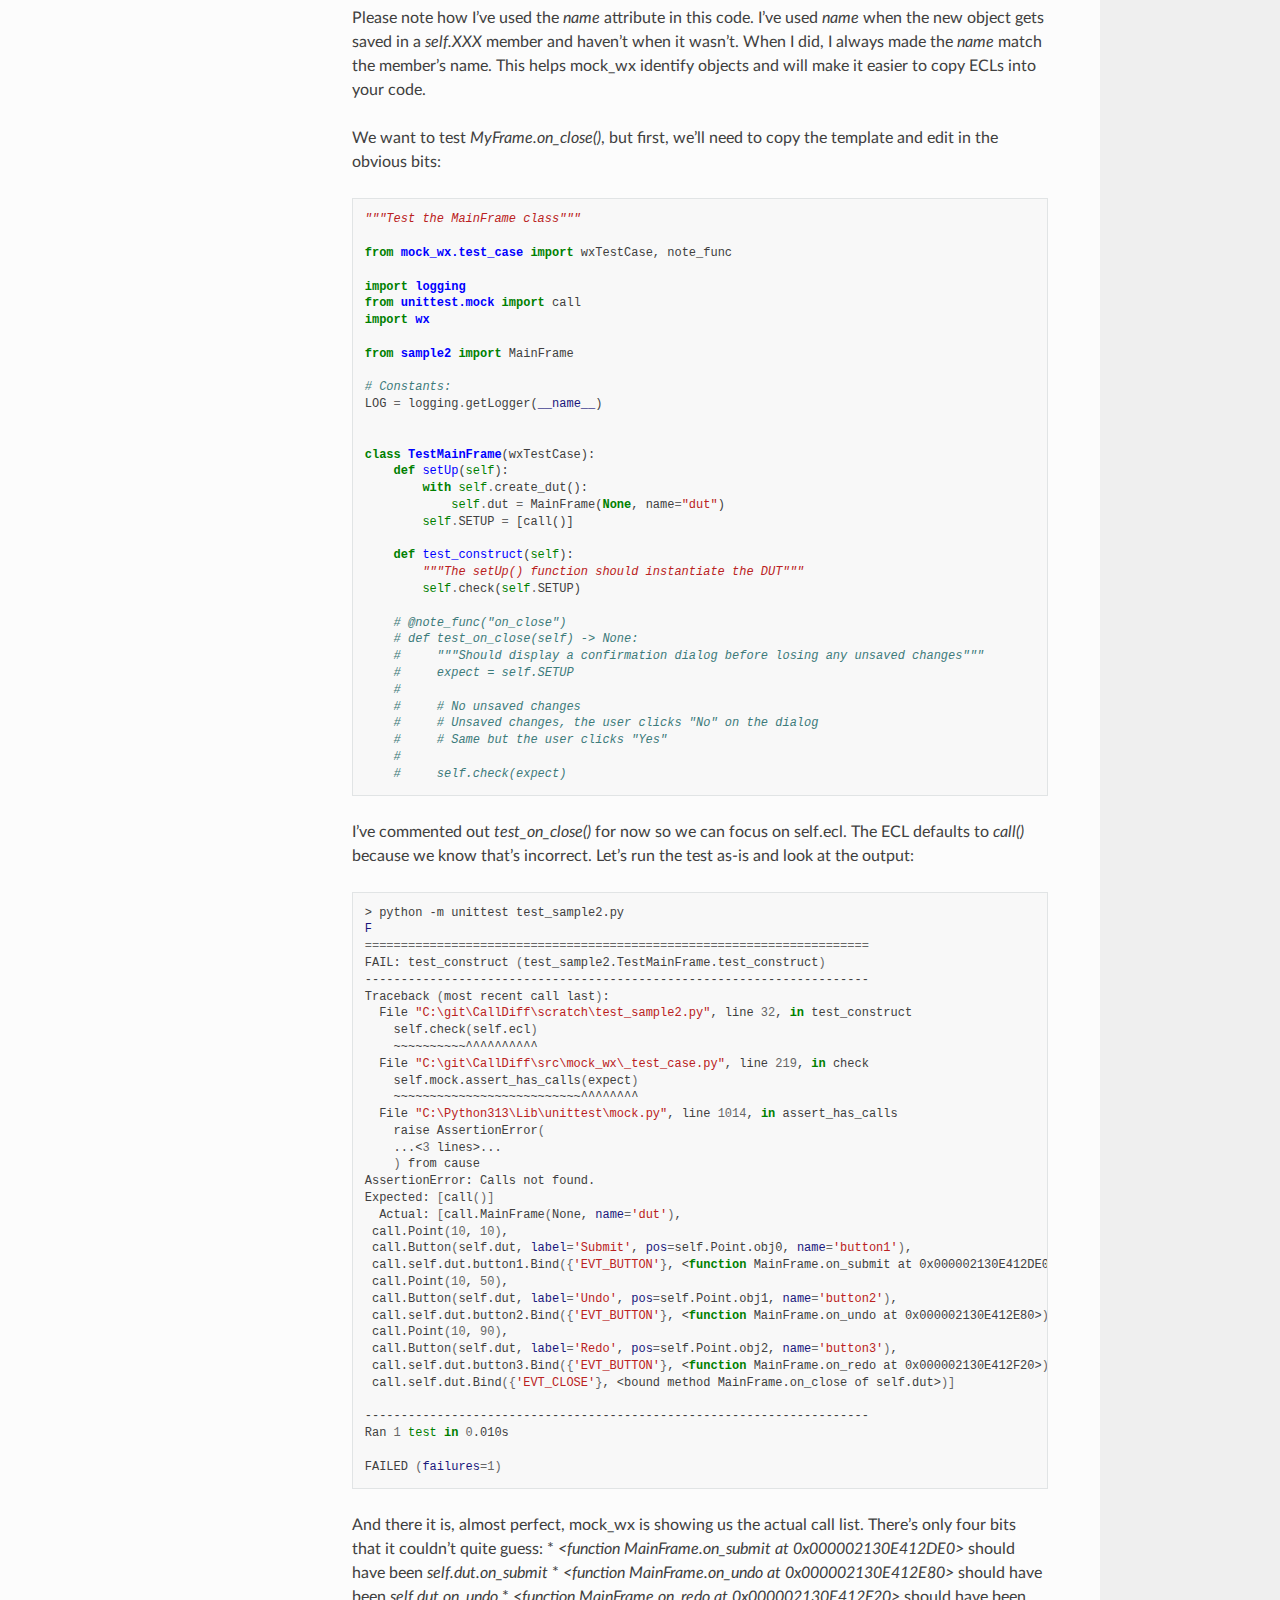
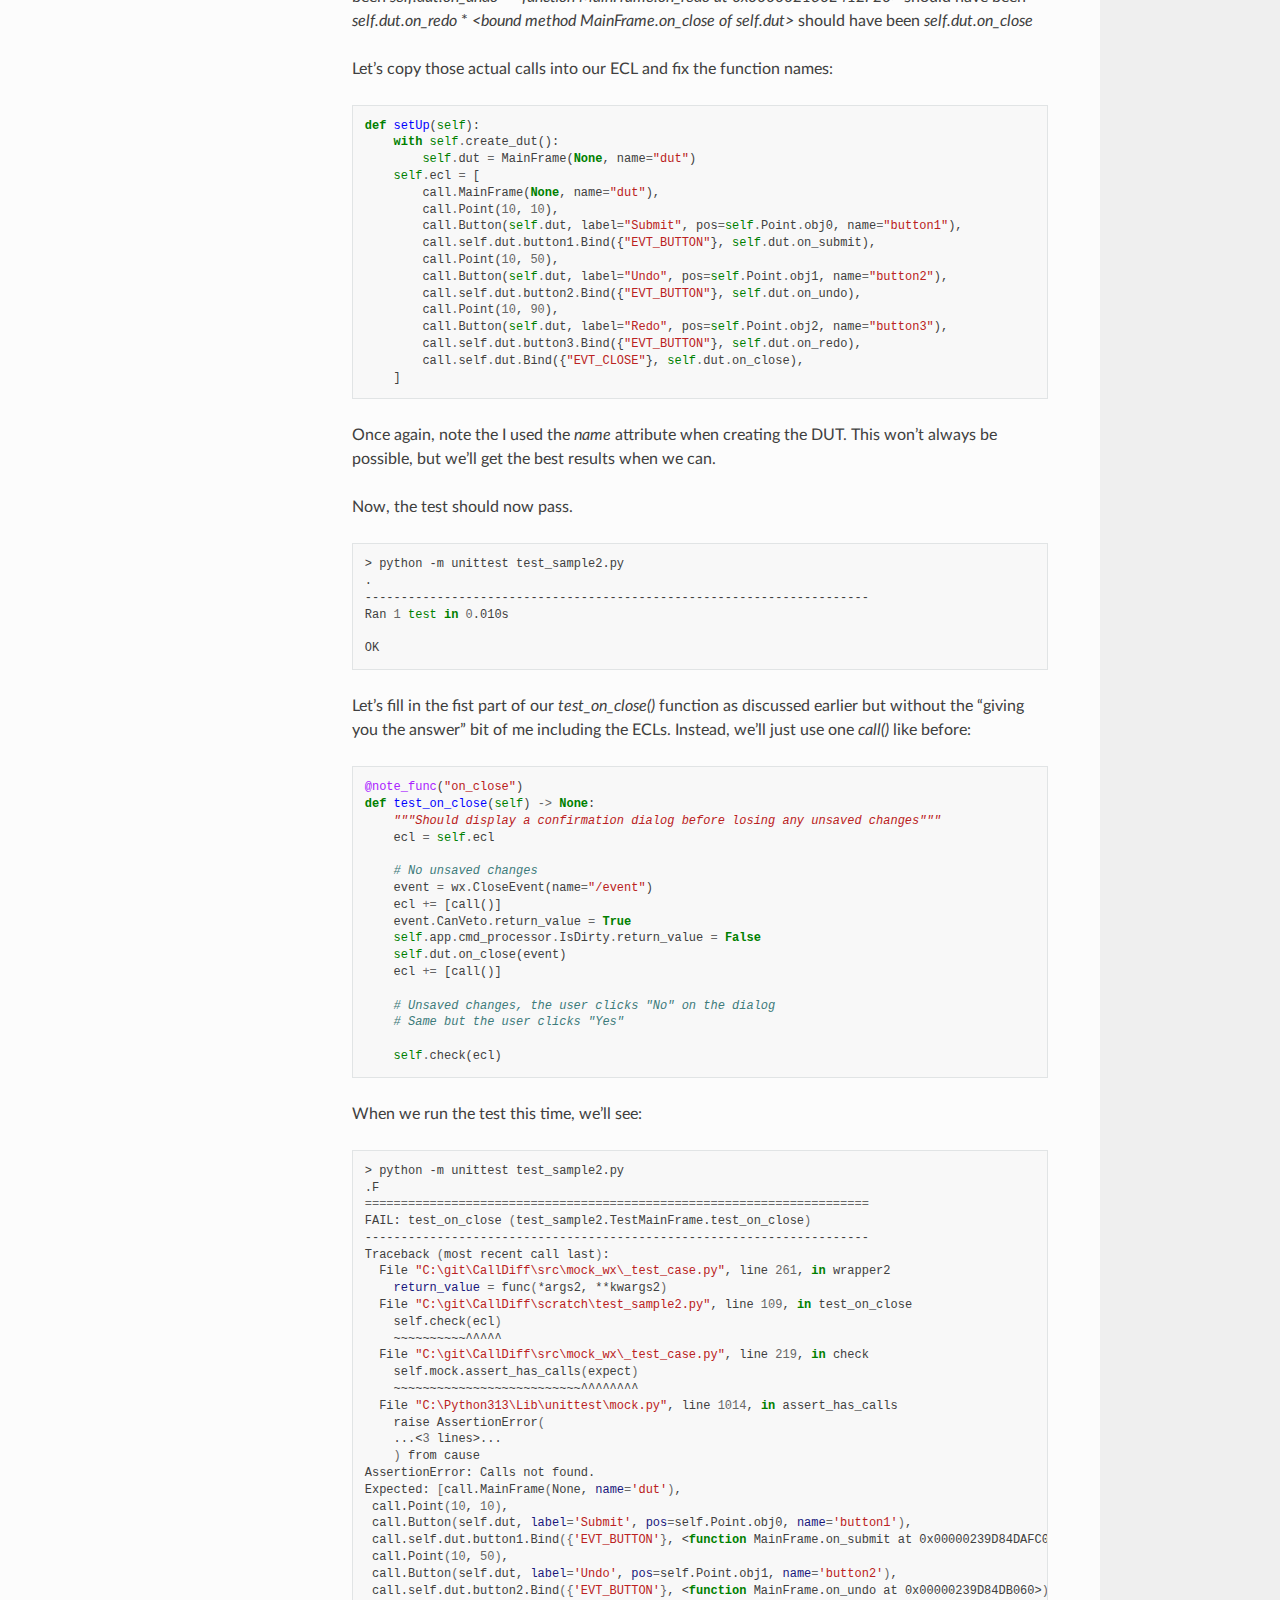
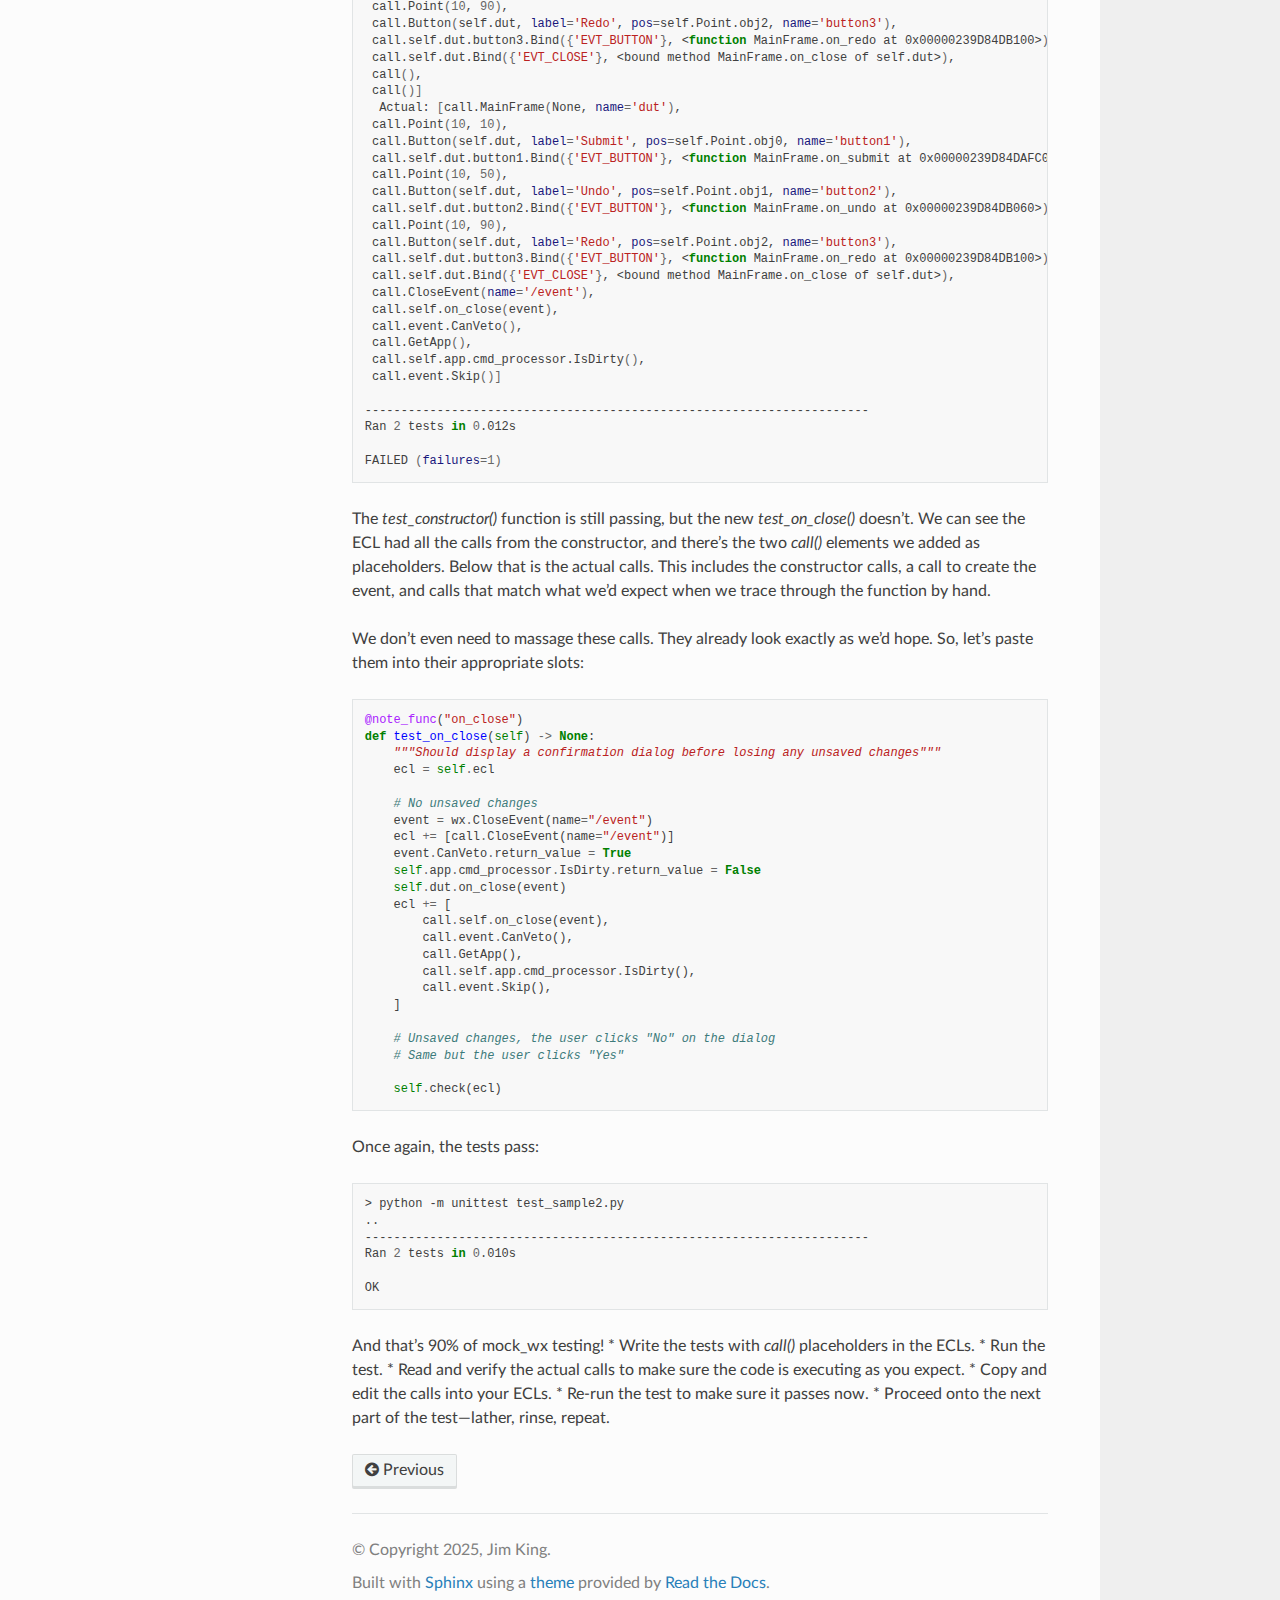
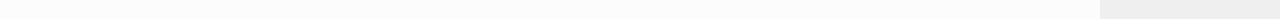
<file: docs/_build/html/building-ECLs.html>
<!DOCTYPE html>
<html class="writer-html5" lang="en" data-content_root="./">
<head>
  <meta charset="utf-8" /><meta name="viewport" content="width=device-width, initial-scale=1" />

  <meta name="viewport" content="width=device-width, initial-scale=1.0" />
  <title>Building call Lists &mdash; mock_wx  documentation</title>
      <link rel="stylesheet" type="text/css" href="_static/pygments.css?v=b86133f3" />
      <link rel="stylesheet" type="text/css" href="_static/css/theme.css?v=e59714d7" />

  
      <script src="_static/jquery.js?v=5d32c60e"></script>
      <script src="_static/_sphinx_javascript_frameworks_compat.js?v=2cd50e6c"></script>
      <script src="_static/documentation_options.js?v=5929fcd5"></script>
      <script src="_static/doctools.js?v=9bcbadda"></script>
      <script src="_static/sphinx_highlight.js?v=dc90522c"></script>
    <script src="_static/js/theme.js"></script>
    <link rel="index" title="Index" href="genindex.html" />
    <link rel="search" title="Search" href="search.html" />
    <link rel="prev" title="The Major Players" href="major-players.html" /> 
</head>

<body class="wy-body-for-nav"> 
  <div class="wy-grid-for-nav">
    <nav data-toggle="wy-nav-shift" class="wy-nav-side">
      <div class="wy-side-scroll">
        <div class="wy-side-nav-search" >

          
          
          <a href="index.html" class="icon icon-home">
            mock_wx
          </a>
<div role="search">
  <form id="rtd-search-form" class="wy-form" action="search.html" method="get">
    <input type="text" name="q" placeholder="Search docs" aria-label="Search docs" />
    <input type="hidden" name="check_keywords" value="yes" />
    <input type="hidden" name="area" value="default" />
  </form>
</div>
        </div><div class="wy-menu wy-menu-vertical" data-spy="affix" role="navigation" aria-label="Navigation menu">
              <p class="caption" role="heading"><span class="caption-text">Table of Contents</span></p>
<ul class="current">
<li class="toctree-l1"><a class="reference internal" href="basic-example.html">Example Test:</a></li>
<li class="toctree-l1"><a class="reference internal" href="faq.html">FAQ (Frequently Asked Questions)</a></li>
<li class="toctree-l1"><a class="reference internal" href="contributing.html">Contributing</a></li>
<li class="toctree-l1"><a class="reference internal" href="installing.html">Installing mock_wx and CallDiff</a></li>
<li class="toctree-l1"><a class="reference internal" href="major-players.html">The Major Players</a></li>
<li class="toctree-l1 current"><a class="current reference internal" href="#">Building <cite>call</cite> Lists</a></li>
</ul>

        </div>
      </div>
    </nav>

    <section data-toggle="wy-nav-shift" class="wy-nav-content-wrap"><nav class="wy-nav-top" aria-label="Mobile navigation menu" >
          <i data-toggle="wy-nav-top" class="fa fa-bars"></i>
          <a href="index.html">mock_wx</a>
      </nav>

      <div class="wy-nav-content">
        <div class="rst-content">
          <div role="navigation" aria-label="Page navigation">
  <ul class="wy-breadcrumbs">
      <li><a href="index.html" class="icon icon-home" aria-label="Home"></a></li>
      <li class="breadcrumb-item active">Building <cite>call</cite> Lists</li>
      <li class="wy-breadcrumbs-aside">
            <a href="_sources/building-ECLs.rst.txt" rel="nofollow"> View page source</a>
      </li>
  </ul>
  <hr/>
</div>
          <div role="main" class="document" itemscope="itemscope" itemtype="http://schema.org/Article">
           <div itemprop="articleBody">
             
  <section id="building-call-lists">
<h1>Building <cite>call</cite> Lists<a class="headerlink" href="#building-call-lists" title="Link to this heading"></a></h1>
<p>“You said it was easy to build these ECLs. Okay, so how do we do it?”</p>
<p>Let’s flesh out the rest of that example source code. Normally, all four of the <cite>MainFrame</cite>, <cite>Command</cite>, <cite>MyApp</cite>, and
main code would be in separate files, but I’ve lumped them together for expediency:</p>
<div class="highlight-python notranslate"><div class="highlight"><pre><span></span><span class="kn">import</span><span class="w"> </span><span class="nn">wx</span>

<span class="c1"># Constants:</span>
<span class="n">_</span> <span class="o">=</span> <span class="n">wx</span><span class="o">.</span><span class="n">GetTranslation</span>


<span class="k">class</span><span class="w"> </span><span class="nc">MainFrame</span><span class="p">(</span><span class="n">wx</span><span class="o">.</span><span class="n">Frame</span><span class="p">):</span>
    <span class="k">def</span><span class="w"> </span><span class="fm">__init__</span><span class="p">(</span><span class="bp">self</span><span class="p">,</span> <span class="o">*</span><span class="n">args</span><span class="p">,</span> <span class="o">**</span><span class="n">kwargs</span><span class="p">)</span> <span class="o">-&gt;</span> <span class="kc">None</span><span class="p">:</span>
<span class="w">        </span><span class="sd">&quot;&quot;&quot;Constructor&quot;&quot;&quot;</span>
        <span class="nb">super</span><span class="p">()</span><span class="o">.</span><span class="fm">__init__</span><span class="p">(</span><span class="o">*</span><span class="n">args</span><span class="p">,</span> <span class="o">**</span><span class="n">kwargs</span><span class="p">)</span>
        <span class="bp">self</span><span class="o">.</span><span class="n">button1</span> <span class="o">=</span> <span class="n">wx</span><span class="o">.</span><span class="n">Button</span><span class="p">(</span><span class="bp">self</span><span class="p">,</span> <span class="n">label</span><span class="o">=</span><span class="n">_</span><span class="p">(</span><span class="s2">&quot;Submit&quot;</span><span class="p">),</span> <span class="n">pos</span><span class="o">=</span><span class="n">wx</span><span class="o">.</span><span class="n">Point</span><span class="p">(</span><span class="mi">10</span><span class="p">,</span> <span class="mi">10</span><span class="p">),</span> <span class="n">name</span><span class="o">=</span><span class="s2">&quot;button1&quot;</span><span class="p">)</span>
        <span class="bp">self</span><span class="o">.</span><span class="n">button1</span><span class="o">.</span><span class="n">Bind</span><span class="p">(</span><span class="n">wx</span><span class="o">.</span><span class="n">EVT_BUTTON</span><span class="p">,</span> <span class="bp">self</span><span class="o">.</span><span class="n">on_submit</span><span class="p">)</span>
        <span class="bp">self</span><span class="o">.</span><span class="n">button2</span> <span class="o">=</span> <span class="n">wx</span><span class="o">.</span><span class="n">Button</span><span class="p">(</span><span class="bp">self</span><span class="p">,</span> <span class="n">label</span><span class="o">=</span><span class="n">_</span><span class="p">(</span><span class="s2">&quot;Undo&quot;</span><span class="p">),</span> <span class="n">pos</span><span class="o">=</span><span class="n">wx</span><span class="o">.</span><span class="n">Point</span><span class="p">(</span><span class="mi">10</span><span class="p">,</span> <span class="mi">50</span><span class="p">),</span> <span class="n">name</span><span class="o">=</span><span class="s2">&quot;button2&quot;</span><span class="p">)</span>
        <span class="bp">self</span><span class="o">.</span><span class="n">button2</span><span class="o">.</span><span class="n">Bind</span><span class="p">(</span><span class="n">wx</span><span class="o">.</span><span class="n">EVT_BUTTON</span><span class="p">,</span> <span class="bp">self</span><span class="o">.</span><span class="n">on_undo</span><span class="p">)</span>
        <span class="bp">self</span><span class="o">.</span><span class="n">button3</span> <span class="o">=</span> <span class="n">wx</span><span class="o">.</span><span class="n">Button</span><span class="p">(</span><span class="bp">self</span><span class="p">,</span> <span class="n">label</span><span class="o">=</span><span class="n">_</span><span class="p">(</span><span class="s2">&quot;Redo&quot;</span><span class="p">),</span> <span class="n">pos</span><span class="o">=</span><span class="n">wx</span><span class="o">.</span><span class="n">Point</span><span class="p">(</span><span class="mi">10</span><span class="p">,</span> <span class="mi">90</span><span class="p">),</span> <span class="n">name</span><span class="o">=</span><span class="s2">&quot;button3&quot;</span><span class="p">)</span>
        <span class="bp">self</span><span class="o">.</span><span class="n">button3</span><span class="o">.</span><span class="n">Bind</span><span class="p">(</span><span class="n">wx</span><span class="o">.</span><span class="n">EVT_BUTTON</span><span class="p">,</span> <span class="bp">self</span><span class="o">.</span><span class="n">on_redo</span><span class="p">)</span>
        <span class="bp">self</span><span class="o">.</span><span class="n">Bind</span><span class="p">(</span><span class="n">wx</span><span class="o">.</span><span class="n">EVT_CLOSE</span><span class="p">,</span> <span class="bp">self</span><span class="o">.</span><span class="n">on_close</span><span class="p">)</span>

    <span class="nd">@staticmethod</span>
    <span class="k">def</span><span class="w"> </span><span class="nf">on_submit</span><span class="p">(</span><span class="n">_event</span><span class="p">:</span> <span class="n">wx</span><span class="o">.</span><span class="n">CommandEvent</span><span class="p">)</span> <span class="o">-&gt;</span> <span class="kc">None</span><span class="p">:</span>
<span class="w">        </span><span class="sd">&quot;&quot;&quot;Handle submit event&quot;&quot;&quot;</span>
        <span class="n">wx</span><span class="o">.</span><span class="n">GetApp</span><span class="p">()</span><span class="o">.</span><span class="n">cmd_processor</span><span class="o">.</span><span class="n">Submit</span><span class="p">(</span><span class="n">Command</span><span class="p">(</span><span class="kc">True</span><span class="p">))</span>

    <span class="nd">@staticmethod</span>
    <span class="k">def</span><span class="w"> </span><span class="nf">on_undo</span><span class="p">(</span><span class="n">_event</span><span class="p">:</span> <span class="n">wx</span><span class="o">.</span><span class="n">CommandEvent</span><span class="p">)</span> <span class="o">-&gt;</span> <span class="kc">None</span><span class="p">:</span>
<span class="w">        </span><span class="sd">&quot;&quot;&quot;Handle undo event&quot;&quot;&quot;</span>
        <span class="n">wx</span><span class="o">.</span><span class="n">GetApp</span><span class="p">()</span><span class="o">.</span><span class="n">cmd_processor</span><span class="o">.</span><span class="n">Undo</span><span class="p">()</span>

    <span class="nd">@staticmethod</span>
    <span class="k">def</span><span class="w"> </span><span class="nf">on_redo</span><span class="p">(</span><span class="n">_event</span><span class="p">:</span> <span class="n">wx</span><span class="o">.</span><span class="n">CommandEvent</span><span class="p">)</span> <span class="o">-&gt;</span> <span class="kc">None</span><span class="p">:</span>
<span class="w">        </span><span class="sd">&quot;&quot;&quot;Handle redo event&quot;&quot;&quot;</span>
        <span class="n">wx</span><span class="o">.</span><span class="n">GetApp</span><span class="p">()</span><span class="o">.</span><span class="n">cmd_processor</span><span class="o">.</span><span class="n">Redo</span><span class="p">()</span>

    <span class="k">def</span><span class="w"> </span><span class="nf">on_close</span><span class="p">(</span><span class="bp">self</span><span class="p">,</span> <span class="n">event</span><span class="p">:</span> <span class="n">wx</span><span class="o">.</span><span class="n">CloseEvent</span><span class="p">)</span> <span class="o">-&gt;</span> <span class="kc">None</span><span class="p">:</span>
<span class="w">        </span><span class="sd">&quot;&quot;&quot;Handler for close events&quot;&quot;&quot;</span>
        <span class="k">if</span> <span class="n">event</span><span class="o">.</span><span class="n">CanVeto</span><span class="p">()</span> <span class="ow">and</span> <span class="n">wx</span><span class="o">.</span><span class="n">GetApp</span><span class="p">()</span><span class="o">.</span><span class="n">cmd_processor</span><span class="o">.</span><span class="n">IsDirty</span><span class="p">():</span>
            <span class="n">dialog</span> <span class="o">=</span> <span class="n">wx</span><span class="o">.</span><span class="n">MessageDialog</span><span class="p">(</span>
                <span class="bp">self</span><span class="p">,</span>
                <span class="n">_</span><span class="p">(</span><span class="s2">&quot;You&#39;ll lose your unsaved changes if you quit now. Quit anyway?&quot;</span><span class="p">),</span>
                <span class="n">_</span><span class="p">(</span><span class="s2">&quot;Unsaved Changes&quot;</span><span class="p">),</span>
                <span class="n">wx</span><span class="o">.</span><span class="n">ICON_WARNING</span> <span class="o">|</span> <span class="n">wx</span><span class="o">.</span><span class="n">YES_NO</span> <span class="o">|</span> <span class="n">wx</span><span class="o">.</span><span class="n">NO_DEFAULT</span><span class="p">,</span>
            <span class="p">)</span>
            <span class="k">try</span><span class="p">:</span>
                <span class="k">if</span> <span class="n">dialog</span><span class="o">.</span><span class="n">ShowModal</span><span class="p">()</span> <span class="o">==</span> <span class="n">wx</span><span class="o">.</span><span class="n">ID_NO</span><span class="p">:</span>
                    <span class="n">event</span><span class="o">.</span><span class="n">Veto</span><span class="p">()</span>
                    <span class="k">return</span>
            <span class="k">finally</span><span class="p">:</span>
                <span class="n">dialog</span><span class="o">.</span><span class="n">Destroy</span><span class="p">()</span>

        <span class="n">event</span><span class="o">.</span><span class="n">Skip</span><span class="p">()</span>


<span class="k">class</span><span class="w"> </span><span class="nc">Command</span><span class="p">(</span><span class="n">wx</span><span class="o">.</span><span class="n">Command</span><span class="p">):</span>
<span class="w">    </span><span class="sd">&quot;&quot;&quot;Do nothing&quot;&quot;&quot;</span>

    <span class="k">def</span><span class="w"> </span><span class="nf">Do</span><span class="p">(</span><span class="bp">self</span><span class="p">)</span> <span class="o">-&gt;</span> <span class="nb">bool</span><span class="p">:</span>
        <span class="k">return</span> <span class="kc">True</span>

    <span class="k">def</span><span class="w"> </span><span class="nf">Undo</span><span class="p">(</span><span class="bp">self</span><span class="p">)</span> <span class="o">-&gt;</span> <span class="nb">bool</span><span class="p">:</span>
        <span class="k">return</span> <span class="kc">True</span>


<span class="k">class</span><span class="w"> </span><span class="nc">MyApp</span><span class="p">(</span><span class="n">wx</span><span class="o">.</span><span class="n">App</span><span class="p">):</span>
    <span class="n">frame</span><span class="p">:</span> <span class="n">MainFrame</span>
    <span class="n">cmd_processor</span><span class="p">:</span> <span class="n">wx</span><span class="o">.</span><span class="n">CommandProcessor</span>

    <span class="k">def</span><span class="w"> </span><span class="nf">OnInit</span><span class="p">(</span><span class="bp">self</span><span class="p">)</span> <span class="o">-&gt;</span> <span class="nb">bool</span><span class="p">:</span>
<span class="w">        </span><span class="sd">&quot;&quot;&quot;Initialize the application&quot;&quot;&quot;</span>
        <span class="bp">self</span><span class="o">.</span><span class="n">frame</span> <span class="o">=</span> <span class="n">MainFrame</span><span class="p">(</span><span class="kc">None</span><span class="p">,</span> <span class="o">-</span><span class="mi">1</span><span class="p">,</span> <span class="s2">&quot;Name and Address&quot;</span><span class="p">,</span> <span class="n">name</span><span class="o">=</span><span class="s2">&quot;frame&quot;</span><span class="p">)</span>
        <span class="bp">self</span><span class="o">.</span><span class="n">frame</span><span class="o">.</span><span class="n">Show</span><span class="p">()</span>
        <span class="bp">self</span><span class="o">.</span><span class="n">cmd_processor</span> <span class="o">=</span> <span class="n">wx</span><span class="o">.</span><span class="n">CommandProcessor</span><span class="p">()</span>
        <span class="k">return</span> <span class="kc">True</span>


<span class="k">if</span> <span class="vm">__name__</span> <span class="o">==</span> <span class="s2">&quot;__main__&quot;</span><span class="p">:</span>
    <span class="n">MyApp</span><span class="p">()</span><span class="o">.</span><span class="n">MainLoop</span><span class="p">()</span>
</pre></div>
</div>
<p>Please note how I’ve used the <cite>name</cite> attribute in this code. I’ve used <cite>name</cite> when the new object gets saved in a
<cite>self.XXX</cite> member and haven’t when it wasn’t. When I did, I always made the <cite>name</cite> match the member’s name. This helps
mock_wx identify objects and will make it easier to copy ECLs into your code.</p>
<p>We want to test <cite>MyFrame.on_close()</cite>, but first, we’ll need to copy the template and edit in the obvious bits:</p>
<div class="highlight-python notranslate"><div class="highlight"><pre><span></span><span class="sd">&quot;&quot;&quot;Test the MainFrame class&quot;&quot;&quot;</span>

<span class="kn">from</span><span class="w"> </span><span class="nn">mock_wx.test_case</span><span class="w"> </span><span class="kn">import</span> <span class="n">wxTestCase</span><span class="p">,</span> <span class="n">note_func</span>

<span class="kn">import</span><span class="w"> </span><span class="nn">logging</span>
<span class="kn">from</span><span class="w"> </span><span class="nn">unittest.mock</span><span class="w"> </span><span class="kn">import</span> <span class="n">call</span>
<span class="kn">import</span><span class="w"> </span><span class="nn">wx</span>

<span class="kn">from</span><span class="w"> </span><span class="nn">sample2</span><span class="w"> </span><span class="kn">import</span> <span class="n">MainFrame</span>

<span class="c1"># Constants:</span>
<span class="n">LOG</span> <span class="o">=</span> <span class="n">logging</span><span class="o">.</span><span class="n">getLogger</span><span class="p">(</span><span class="vm">__name__</span><span class="p">)</span>


<span class="k">class</span><span class="w"> </span><span class="nc">TestMainFrame</span><span class="p">(</span><span class="n">wxTestCase</span><span class="p">):</span>
    <span class="k">def</span><span class="w"> </span><span class="nf">setUp</span><span class="p">(</span><span class="bp">self</span><span class="p">):</span>
        <span class="k">with</span> <span class="bp">self</span><span class="o">.</span><span class="n">create_dut</span><span class="p">():</span>
            <span class="bp">self</span><span class="o">.</span><span class="n">dut</span> <span class="o">=</span> <span class="n">MainFrame</span><span class="p">(</span><span class="kc">None</span><span class="p">,</span> <span class="n">name</span><span class="o">=</span><span class="s2">&quot;dut&quot;</span><span class="p">)</span>
        <span class="bp">self</span><span class="o">.</span><span class="n">SETUP</span> <span class="o">=</span> <span class="p">[</span><span class="n">call</span><span class="p">()]</span>

    <span class="k">def</span><span class="w"> </span><span class="nf">test_construct</span><span class="p">(</span><span class="bp">self</span><span class="p">):</span>
<span class="w">        </span><span class="sd">&quot;&quot;&quot;The setUp() function should instantiate the DUT&quot;&quot;&quot;</span>
        <span class="bp">self</span><span class="o">.</span><span class="n">check</span><span class="p">(</span><span class="bp">self</span><span class="o">.</span><span class="n">SETUP</span><span class="p">)</span>

    <span class="c1"># @note_func(&quot;on_close&quot;)</span>
    <span class="c1"># def test_on_close(self) -&gt; None:</span>
    <span class="c1">#     &quot;&quot;&quot;Should display a confirmation dialog before losing any unsaved changes&quot;&quot;&quot;</span>
    <span class="c1">#     expect = self.SETUP</span>
    <span class="c1">#</span>
    <span class="c1">#     # No unsaved changes</span>
    <span class="c1">#     # Unsaved changes, the user clicks &quot;No&quot; on the dialog</span>
    <span class="c1">#     # Same but the user clicks &quot;Yes&quot;</span>
    <span class="c1">#</span>
    <span class="c1">#     self.check(expect)</span>
</pre></div>
</div>
<p>I’ve commented out <cite>test_on_close()</cite> for now so we can focus on self.ecl. The ECL defaults to <cite>call()</cite> because we know
that’s incorrect. Let’s run the test as-is and look at the output:</p>
<div class="highlight-shell notranslate"><div class="highlight"><pre><span></span>&gt;<span class="w"> </span>python<span class="w"> </span>-m<span class="w"> </span>unittest<span class="w"> </span>test_sample2.py
<span class="nv">F</span>
<span class="o">======================================================================</span>
FAIL:<span class="w"> </span>test_construct<span class="w"> </span><span class="o">(</span>test_sample2.TestMainFrame.test_construct<span class="o">)</span>
----------------------------------------------------------------------
Traceback<span class="w"> </span><span class="o">(</span>most<span class="w"> </span>recent<span class="w"> </span>call<span class="w"> </span>last<span class="o">)</span>:
<span class="w">  </span>File<span class="w"> </span><span class="s2">&quot;C:\git\CallDiff\scratch\test_sample2.py&quot;</span>,<span class="w"> </span>line<span class="w"> </span><span class="m">32</span>,<span class="w"> </span><span class="k">in</span><span class="w"> </span>test_construct
<span class="w">    </span>self.check<span class="o">(</span>self.ecl<span class="o">)</span>
<span class="w">    </span>~~~~~~~~~~^^^^^^^^^^
<span class="w">  </span>File<span class="w"> </span><span class="s2">&quot;C:\git\CallDiff\src\mock_wx\_test_case.py&quot;</span>,<span class="w"> </span>line<span class="w"> </span><span class="m">219</span>,<span class="w"> </span><span class="k">in</span><span class="w"> </span>check
<span class="w">    </span>self.mock.assert_has_calls<span class="o">(</span>expect<span class="o">)</span>
<span class="w">    </span>~~~~~~~~~~~~~~~~~~~~~~~~~~^^^^^^^^
<span class="w">  </span>File<span class="w"> </span><span class="s2">&quot;C:\Python313\Lib\unittest\mock.py&quot;</span>,<span class="w"> </span>line<span class="w"> </span><span class="m">1014</span>,<span class="w"> </span><span class="k">in</span><span class="w"> </span>assert_has_calls
<span class="w">    </span>raise<span class="w"> </span>AssertionError<span class="o">(</span>
<span class="w">    </span>...&lt;<span class="m">3</span><span class="w"> </span>lines&gt;...
<span class="w">    </span><span class="o">)</span><span class="w"> </span>from<span class="w"> </span>cause
AssertionError:<span class="w"> </span>Calls<span class="w"> </span>not<span class="w"> </span>found.
Expected:<span class="w"> </span><span class="o">[</span>call<span class="o">()]</span>
<span class="w">  </span>Actual:<span class="w"> </span><span class="o">[</span>call.MainFrame<span class="o">(</span>None,<span class="w"> </span><span class="nv">name</span><span class="o">=</span><span class="s1">&#39;dut&#39;</span><span class="o">)</span>,
<span class="w"> </span>call.Point<span class="o">(</span><span class="m">10</span>,<span class="w"> </span><span class="m">10</span><span class="o">)</span>,
<span class="w"> </span>call.Button<span class="o">(</span>self.dut,<span class="w"> </span><span class="nv">label</span><span class="o">=</span><span class="s1">&#39;Submit&#39;</span>,<span class="w"> </span><span class="nv">pos</span><span class="o">=</span>self.Point.obj0,<span class="w"> </span><span class="nv">name</span><span class="o">=</span><span class="s1">&#39;button1&#39;</span><span class="o">)</span>,
<span class="w"> </span>call.self.dut.button1.Bind<span class="o">({</span><span class="s1">&#39;EVT_BUTTON&#39;</span><span class="o">}</span>,<span class="w"> </span>&lt;<span class="k">function</span><span class="w"> </span>MainFrame.on_submit<span class="w"> </span>at<span class="w"> </span>0x000002130E412DE0&gt;<span class="o">)</span>,
<span class="w"> </span>call.Point<span class="o">(</span><span class="m">10</span>,<span class="w"> </span><span class="m">50</span><span class="o">)</span>,
<span class="w"> </span>call.Button<span class="o">(</span>self.dut,<span class="w"> </span><span class="nv">label</span><span class="o">=</span><span class="s1">&#39;Undo&#39;</span>,<span class="w"> </span><span class="nv">pos</span><span class="o">=</span>self.Point.obj1,<span class="w"> </span><span class="nv">name</span><span class="o">=</span><span class="s1">&#39;button2&#39;</span><span class="o">)</span>,
<span class="w"> </span>call.self.dut.button2.Bind<span class="o">({</span><span class="s1">&#39;EVT_BUTTON&#39;</span><span class="o">}</span>,<span class="w"> </span>&lt;<span class="k">function</span><span class="w"> </span>MainFrame.on_undo<span class="w"> </span>at<span class="w"> </span>0x000002130E412E80&gt;<span class="o">)</span>,
<span class="w"> </span>call.Point<span class="o">(</span><span class="m">10</span>,<span class="w"> </span><span class="m">90</span><span class="o">)</span>,
<span class="w"> </span>call.Button<span class="o">(</span>self.dut,<span class="w"> </span><span class="nv">label</span><span class="o">=</span><span class="s1">&#39;Redo&#39;</span>,<span class="w"> </span><span class="nv">pos</span><span class="o">=</span>self.Point.obj2,<span class="w"> </span><span class="nv">name</span><span class="o">=</span><span class="s1">&#39;button3&#39;</span><span class="o">)</span>,
<span class="w"> </span>call.self.dut.button3.Bind<span class="o">({</span><span class="s1">&#39;EVT_BUTTON&#39;</span><span class="o">}</span>,<span class="w"> </span>&lt;<span class="k">function</span><span class="w"> </span>MainFrame.on_redo<span class="w"> </span>at<span class="w"> </span>0x000002130E412F20&gt;<span class="o">)</span>,
<span class="w"> </span>call.self.dut.Bind<span class="o">({</span><span class="s1">&#39;EVT_CLOSE&#39;</span><span class="o">}</span>,<span class="w"> </span>&lt;bound<span class="w"> </span>method<span class="w"> </span>MainFrame.on_close<span class="w"> </span>of<span class="w"> </span>self.dut&gt;<span class="o">)]</span>

----------------------------------------------------------------------
Ran<span class="w"> </span><span class="m">1</span><span class="w"> </span><span class="nb">test</span><span class="w"> </span><span class="k">in</span><span class="w"> </span><span class="m">0</span>.010s

FAILED<span class="w"> </span><span class="o">(</span><span class="nv">failures</span><span class="o">=</span><span class="m">1</span><span class="o">)</span>
</pre></div>
</div>
<p>And there it is, almost perfect, mock_wx is showing us the actual call list. There’s only four bits that it couldn’t
quite guess:
* <cite>&lt;function MainFrame.on_submit at 0x000002130E412DE0&gt;</cite> should have been <cite>self.dut.on_submit</cite>
* <cite>&lt;function MainFrame.on_undo at 0x000002130E412E80&gt;</cite> should have been <cite>self.dut.on_undo</cite>
* <cite>&lt;function MainFrame.on_redo at 0x000002130E412F20&gt;</cite> should have been <cite>self.dut.on_redo</cite>
* <cite>&lt;bound method MainFrame.on_close of self.dut&gt;</cite> should have been <cite>self.dut.on_close</cite></p>
<p>Let’s copy those actual calls into our ECL and fix the function names:</p>
<div class="highlight-python notranslate"><div class="highlight"><pre><span></span><span class="k">def</span><span class="w"> </span><span class="nf">setUp</span><span class="p">(</span><span class="bp">self</span><span class="p">):</span>
    <span class="k">with</span> <span class="bp">self</span><span class="o">.</span><span class="n">create_dut</span><span class="p">():</span>
        <span class="bp">self</span><span class="o">.</span><span class="n">dut</span> <span class="o">=</span> <span class="n">MainFrame</span><span class="p">(</span><span class="kc">None</span><span class="p">,</span> <span class="n">name</span><span class="o">=</span><span class="s2">&quot;dut&quot;</span><span class="p">)</span>
    <span class="bp">self</span><span class="o">.</span><span class="n">ecl</span> <span class="o">=</span> <span class="p">[</span>
        <span class="n">call</span><span class="o">.</span><span class="n">MainFrame</span><span class="p">(</span><span class="kc">None</span><span class="p">,</span> <span class="n">name</span><span class="o">=</span><span class="s2">&quot;dut&quot;</span><span class="p">),</span>
        <span class="n">call</span><span class="o">.</span><span class="n">Point</span><span class="p">(</span><span class="mi">10</span><span class="p">,</span> <span class="mi">10</span><span class="p">),</span>
        <span class="n">call</span><span class="o">.</span><span class="n">Button</span><span class="p">(</span><span class="bp">self</span><span class="o">.</span><span class="n">dut</span><span class="p">,</span> <span class="n">label</span><span class="o">=</span><span class="s2">&quot;Submit&quot;</span><span class="p">,</span> <span class="n">pos</span><span class="o">=</span><span class="bp">self</span><span class="o">.</span><span class="n">Point</span><span class="o">.</span><span class="n">obj0</span><span class="p">,</span> <span class="n">name</span><span class="o">=</span><span class="s2">&quot;button1&quot;</span><span class="p">),</span>
        <span class="n">call</span><span class="o">.</span><span class="n">self</span><span class="o">.</span><span class="n">dut</span><span class="o">.</span><span class="n">button1</span><span class="o">.</span><span class="n">Bind</span><span class="p">({</span><span class="s2">&quot;EVT_BUTTON&quot;</span><span class="p">},</span> <span class="bp">self</span><span class="o">.</span><span class="n">dut</span><span class="o">.</span><span class="n">on_submit</span><span class="p">),</span>
        <span class="n">call</span><span class="o">.</span><span class="n">Point</span><span class="p">(</span><span class="mi">10</span><span class="p">,</span> <span class="mi">50</span><span class="p">),</span>
        <span class="n">call</span><span class="o">.</span><span class="n">Button</span><span class="p">(</span><span class="bp">self</span><span class="o">.</span><span class="n">dut</span><span class="p">,</span> <span class="n">label</span><span class="o">=</span><span class="s2">&quot;Undo&quot;</span><span class="p">,</span> <span class="n">pos</span><span class="o">=</span><span class="bp">self</span><span class="o">.</span><span class="n">Point</span><span class="o">.</span><span class="n">obj1</span><span class="p">,</span> <span class="n">name</span><span class="o">=</span><span class="s2">&quot;button2&quot;</span><span class="p">),</span>
        <span class="n">call</span><span class="o">.</span><span class="n">self</span><span class="o">.</span><span class="n">dut</span><span class="o">.</span><span class="n">button2</span><span class="o">.</span><span class="n">Bind</span><span class="p">({</span><span class="s2">&quot;EVT_BUTTON&quot;</span><span class="p">},</span> <span class="bp">self</span><span class="o">.</span><span class="n">dut</span><span class="o">.</span><span class="n">on_undo</span><span class="p">),</span>
        <span class="n">call</span><span class="o">.</span><span class="n">Point</span><span class="p">(</span><span class="mi">10</span><span class="p">,</span> <span class="mi">90</span><span class="p">),</span>
        <span class="n">call</span><span class="o">.</span><span class="n">Button</span><span class="p">(</span><span class="bp">self</span><span class="o">.</span><span class="n">dut</span><span class="p">,</span> <span class="n">label</span><span class="o">=</span><span class="s2">&quot;Redo&quot;</span><span class="p">,</span> <span class="n">pos</span><span class="o">=</span><span class="bp">self</span><span class="o">.</span><span class="n">Point</span><span class="o">.</span><span class="n">obj2</span><span class="p">,</span> <span class="n">name</span><span class="o">=</span><span class="s2">&quot;button3&quot;</span><span class="p">),</span>
        <span class="n">call</span><span class="o">.</span><span class="n">self</span><span class="o">.</span><span class="n">dut</span><span class="o">.</span><span class="n">button3</span><span class="o">.</span><span class="n">Bind</span><span class="p">({</span><span class="s2">&quot;EVT_BUTTON&quot;</span><span class="p">},</span> <span class="bp">self</span><span class="o">.</span><span class="n">dut</span><span class="o">.</span><span class="n">on_redo</span><span class="p">),</span>
        <span class="n">call</span><span class="o">.</span><span class="n">self</span><span class="o">.</span><span class="n">dut</span><span class="o">.</span><span class="n">Bind</span><span class="p">({</span><span class="s2">&quot;EVT_CLOSE&quot;</span><span class="p">},</span> <span class="bp">self</span><span class="o">.</span><span class="n">dut</span><span class="o">.</span><span class="n">on_close</span><span class="p">),</span>
    <span class="p">]</span>
</pre></div>
</div>
<p>Once again, note the I used the <cite>name</cite> attribute when creating the DUT. This won’t always be possible, but we’ll get the
best results when we can.</p>
<p>Now, the test should now pass.</p>
<div class="highlight-shell notranslate"><div class="highlight"><pre><span></span>&gt;<span class="w"> </span>python<span class="w"> </span>-m<span class="w"> </span>unittest<span class="w"> </span>test_sample2.py
.
----------------------------------------------------------------------
Ran<span class="w"> </span><span class="m">1</span><span class="w"> </span><span class="nb">test</span><span class="w"> </span><span class="k">in</span><span class="w"> </span><span class="m">0</span>.010s

OK
</pre></div>
</div>
<p>Let’s fill in the fist part of our <cite>test_on_close()</cite> function as discussed earlier but without the “giving you the
answer” bit of me including the ECLs. Instead, we’ll just use one <cite>call()</cite> like before:</p>
<div class="highlight-python notranslate"><div class="highlight"><pre><span></span><span class="nd">@note_func</span><span class="p">(</span><span class="s2">&quot;on_close&quot;</span><span class="p">)</span>
<span class="k">def</span><span class="w"> </span><span class="nf">test_on_close</span><span class="p">(</span><span class="bp">self</span><span class="p">)</span> <span class="o">-&gt;</span> <span class="kc">None</span><span class="p">:</span>
<span class="w">    </span><span class="sd">&quot;&quot;&quot;Should display a confirmation dialog before losing any unsaved changes&quot;&quot;&quot;</span>
    <span class="n">ecl</span> <span class="o">=</span> <span class="bp">self</span><span class="o">.</span><span class="n">ecl</span>

    <span class="c1"># No unsaved changes</span>
    <span class="n">event</span> <span class="o">=</span> <span class="n">wx</span><span class="o">.</span><span class="n">CloseEvent</span><span class="p">(</span><span class="n">name</span><span class="o">=</span><span class="s2">&quot;/event&quot;</span><span class="p">)</span>
    <span class="n">ecl</span> <span class="o">+=</span> <span class="p">[</span><span class="n">call</span><span class="p">()]</span>
    <span class="n">event</span><span class="o">.</span><span class="n">CanVeto</span><span class="o">.</span><span class="n">return_value</span> <span class="o">=</span> <span class="kc">True</span>
    <span class="bp">self</span><span class="o">.</span><span class="n">app</span><span class="o">.</span><span class="n">cmd_processor</span><span class="o">.</span><span class="n">IsDirty</span><span class="o">.</span><span class="n">return_value</span> <span class="o">=</span> <span class="kc">False</span>
    <span class="bp">self</span><span class="o">.</span><span class="n">dut</span><span class="o">.</span><span class="n">on_close</span><span class="p">(</span><span class="n">event</span><span class="p">)</span>
    <span class="n">ecl</span> <span class="o">+=</span> <span class="p">[</span><span class="n">call</span><span class="p">()]</span>

    <span class="c1"># Unsaved changes, the user clicks &quot;No&quot; on the dialog</span>
    <span class="c1"># Same but the user clicks &quot;Yes&quot;</span>

    <span class="bp">self</span><span class="o">.</span><span class="n">check</span><span class="p">(</span><span class="n">ecl</span><span class="p">)</span>
</pre></div>
</div>
<p>When we run the test this time, we’ll see:</p>
<div class="highlight-shell notranslate"><div class="highlight"><pre><span></span>&gt;<span class="w"> </span>python<span class="w"> </span>-m<span class="w"> </span>unittest<span class="w"> </span>test_sample2.py
.F
<span class="o">======================================================================</span>
FAIL:<span class="w"> </span>test_on_close<span class="w"> </span><span class="o">(</span>test_sample2.TestMainFrame.test_on_close<span class="o">)</span>
----------------------------------------------------------------------
Traceback<span class="w"> </span><span class="o">(</span>most<span class="w"> </span>recent<span class="w"> </span>call<span class="w"> </span>last<span class="o">)</span>:
<span class="w">  </span>File<span class="w"> </span><span class="s2">&quot;C:\git\CallDiff\src\mock_wx\_test_case.py&quot;</span>,<span class="w"> </span>line<span class="w"> </span><span class="m">261</span>,<span class="w"> </span><span class="k">in</span><span class="w"> </span>wrapper2
<span class="w">    </span><span class="nv">return_value</span><span class="w"> </span><span class="o">=</span><span class="w"> </span>func<span class="o">(</span>*args2,<span class="w"> </span>**kwargs2<span class="o">)</span>
<span class="w">  </span>File<span class="w"> </span><span class="s2">&quot;C:\git\CallDiff\scratch\test_sample2.py&quot;</span>,<span class="w"> </span>line<span class="w"> </span><span class="m">109</span>,<span class="w"> </span><span class="k">in</span><span class="w"> </span>test_on_close
<span class="w">    </span>self.check<span class="o">(</span>ecl<span class="o">)</span>
<span class="w">    </span>~~~~~~~~~~^^^^^
<span class="w">  </span>File<span class="w"> </span><span class="s2">&quot;C:\git\CallDiff\src\mock_wx\_test_case.py&quot;</span>,<span class="w"> </span>line<span class="w"> </span><span class="m">219</span>,<span class="w"> </span><span class="k">in</span><span class="w"> </span>check
<span class="w">    </span>self.mock.assert_has_calls<span class="o">(</span>expect<span class="o">)</span>
<span class="w">    </span>~~~~~~~~~~~~~~~~~~~~~~~~~~^^^^^^^^
<span class="w">  </span>File<span class="w"> </span><span class="s2">&quot;C:\Python313\Lib\unittest\mock.py&quot;</span>,<span class="w"> </span>line<span class="w"> </span><span class="m">1014</span>,<span class="w"> </span><span class="k">in</span><span class="w"> </span>assert_has_calls
<span class="w">    </span>raise<span class="w"> </span>AssertionError<span class="o">(</span>
<span class="w">    </span>...&lt;<span class="m">3</span><span class="w"> </span>lines&gt;...
<span class="w">    </span><span class="o">)</span><span class="w"> </span>from<span class="w"> </span>cause
AssertionError:<span class="w"> </span>Calls<span class="w"> </span>not<span class="w"> </span>found.
Expected:<span class="w"> </span><span class="o">[</span>call.MainFrame<span class="o">(</span>None,<span class="w"> </span><span class="nv">name</span><span class="o">=</span><span class="s1">&#39;dut&#39;</span><span class="o">)</span>,
<span class="w"> </span>call.Point<span class="o">(</span><span class="m">10</span>,<span class="w"> </span><span class="m">10</span><span class="o">)</span>,
<span class="w"> </span>call.Button<span class="o">(</span>self.dut,<span class="w"> </span><span class="nv">label</span><span class="o">=</span><span class="s1">&#39;Submit&#39;</span>,<span class="w"> </span><span class="nv">pos</span><span class="o">=</span>self.Point.obj0,<span class="w"> </span><span class="nv">name</span><span class="o">=</span><span class="s1">&#39;button1&#39;</span><span class="o">)</span>,
<span class="w"> </span>call.self.dut.button1.Bind<span class="o">({</span><span class="s1">&#39;EVT_BUTTON&#39;</span><span class="o">}</span>,<span class="w"> </span>&lt;<span class="k">function</span><span class="w"> </span>MainFrame.on_submit<span class="w"> </span>at<span class="w"> </span>0x00000239D84DAFC0&gt;<span class="o">)</span>,
<span class="w"> </span>call.Point<span class="o">(</span><span class="m">10</span>,<span class="w"> </span><span class="m">50</span><span class="o">)</span>,
<span class="w"> </span>call.Button<span class="o">(</span>self.dut,<span class="w"> </span><span class="nv">label</span><span class="o">=</span><span class="s1">&#39;Undo&#39;</span>,<span class="w"> </span><span class="nv">pos</span><span class="o">=</span>self.Point.obj1,<span class="w"> </span><span class="nv">name</span><span class="o">=</span><span class="s1">&#39;button2&#39;</span><span class="o">)</span>,
<span class="w"> </span>call.self.dut.button2.Bind<span class="o">({</span><span class="s1">&#39;EVT_BUTTON&#39;</span><span class="o">}</span>,<span class="w"> </span>&lt;<span class="k">function</span><span class="w"> </span>MainFrame.on_undo<span class="w"> </span>at<span class="w"> </span>0x00000239D84DB060&gt;<span class="o">)</span>,
<span class="w"> </span>call.Point<span class="o">(</span><span class="m">10</span>,<span class="w"> </span><span class="m">90</span><span class="o">)</span>,
<span class="w"> </span>call.Button<span class="o">(</span>self.dut,<span class="w"> </span><span class="nv">label</span><span class="o">=</span><span class="s1">&#39;Redo&#39;</span>,<span class="w"> </span><span class="nv">pos</span><span class="o">=</span>self.Point.obj2,<span class="w"> </span><span class="nv">name</span><span class="o">=</span><span class="s1">&#39;button3&#39;</span><span class="o">)</span>,
<span class="w"> </span>call.self.dut.button3.Bind<span class="o">({</span><span class="s1">&#39;EVT_BUTTON&#39;</span><span class="o">}</span>,<span class="w"> </span>&lt;<span class="k">function</span><span class="w"> </span>MainFrame.on_redo<span class="w"> </span>at<span class="w"> </span>0x00000239D84DB100&gt;<span class="o">)</span>,
<span class="w"> </span>call.self.dut.Bind<span class="o">({</span><span class="s1">&#39;EVT_CLOSE&#39;</span><span class="o">}</span>,<span class="w"> </span>&lt;bound<span class="w"> </span>method<span class="w"> </span>MainFrame.on_close<span class="w"> </span>of<span class="w"> </span>self.dut&gt;<span class="o">)</span>,
<span class="w"> </span>call<span class="o">()</span>,
<span class="w"> </span>call<span class="o">()]</span>
<span class="w">  </span>Actual:<span class="w"> </span><span class="o">[</span>call.MainFrame<span class="o">(</span>None,<span class="w"> </span><span class="nv">name</span><span class="o">=</span><span class="s1">&#39;dut&#39;</span><span class="o">)</span>,
<span class="w"> </span>call.Point<span class="o">(</span><span class="m">10</span>,<span class="w"> </span><span class="m">10</span><span class="o">)</span>,
<span class="w"> </span>call.Button<span class="o">(</span>self.dut,<span class="w"> </span><span class="nv">label</span><span class="o">=</span><span class="s1">&#39;Submit&#39;</span>,<span class="w"> </span><span class="nv">pos</span><span class="o">=</span>self.Point.obj0,<span class="w"> </span><span class="nv">name</span><span class="o">=</span><span class="s1">&#39;button1&#39;</span><span class="o">)</span>,
<span class="w"> </span>call.self.dut.button1.Bind<span class="o">({</span><span class="s1">&#39;EVT_BUTTON&#39;</span><span class="o">}</span>,<span class="w"> </span>&lt;<span class="k">function</span><span class="w"> </span>MainFrame.on_submit<span class="w"> </span>at<span class="w"> </span>0x00000239D84DAFC0&gt;<span class="o">)</span>,
<span class="w"> </span>call.Point<span class="o">(</span><span class="m">10</span>,<span class="w"> </span><span class="m">50</span><span class="o">)</span>,
<span class="w"> </span>call.Button<span class="o">(</span>self.dut,<span class="w"> </span><span class="nv">label</span><span class="o">=</span><span class="s1">&#39;Undo&#39;</span>,<span class="w"> </span><span class="nv">pos</span><span class="o">=</span>self.Point.obj1,<span class="w"> </span><span class="nv">name</span><span class="o">=</span><span class="s1">&#39;button2&#39;</span><span class="o">)</span>,
<span class="w"> </span>call.self.dut.button2.Bind<span class="o">({</span><span class="s1">&#39;EVT_BUTTON&#39;</span><span class="o">}</span>,<span class="w"> </span>&lt;<span class="k">function</span><span class="w"> </span>MainFrame.on_undo<span class="w"> </span>at<span class="w"> </span>0x00000239D84DB060&gt;<span class="o">)</span>,
<span class="w"> </span>call.Point<span class="o">(</span><span class="m">10</span>,<span class="w"> </span><span class="m">90</span><span class="o">)</span>,
<span class="w"> </span>call.Button<span class="o">(</span>self.dut,<span class="w"> </span><span class="nv">label</span><span class="o">=</span><span class="s1">&#39;Redo&#39;</span>,<span class="w"> </span><span class="nv">pos</span><span class="o">=</span>self.Point.obj2,<span class="w"> </span><span class="nv">name</span><span class="o">=</span><span class="s1">&#39;button3&#39;</span><span class="o">)</span>,
<span class="w"> </span>call.self.dut.button3.Bind<span class="o">({</span><span class="s1">&#39;EVT_BUTTON&#39;</span><span class="o">}</span>,<span class="w"> </span>&lt;<span class="k">function</span><span class="w"> </span>MainFrame.on_redo<span class="w"> </span>at<span class="w"> </span>0x00000239D84DB100&gt;<span class="o">)</span>,
<span class="w"> </span>call.self.dut.Bind<span class="o">({</span><span class="s1">&#39;EVT_CLOSE&#39;</span><span class="o">}</span>,<span class="w"> </span>&lt;bound<span class="w"> </span>method<span class="w"> </span>MainFrame.on_close<span class="w"> </span>of<span class="w"> </span>self.dut&gt;<span class="o">)</span>,
<span class="w"> </span>call.CloseEvent<span class="o">(</span><span class="nv">name</span><span class="o">=</span><span class="s1">&#39;/event&#39;</span><span class="o">)</span>,
<span class="w"> </span>call.self.on_close<span class="o">(</span>event<span class="o">)</span>,
<span class="w"> </span>call.event.CanVeto<span class="o">()</span>,
<span class="w"> </span>call.GetApp<span class="o">()</span>,
<span class="w"> </span>call.self.app.cmd_processor.IsDirty<span class="o">()</span>,
<span class="w"> </span>call.event.Skip<span class="o">()]</span>

----------------------------------------------------------------------
Ran<span class="w"> </span><span class="m">2</span><span class="w"> </span>tests<span class="w"> </span><span class="k">in</span><span class="w"> </span><span class="m">0</span>.012s

FAILED<span class="w"> </span><span class="o">(</span><span class="nv">failures</span><span class="o">=</span><span class="m">1</span><span class="o">)</span>
</pre></div>
</div>
<p>The <cite>test_constructor()</cite> function is still passing, but the new <cite>test_on_close()</cite> doesn’t. We can see the ECL had all
the calls from the constructor, and there’s the two <cite>call()</cite> elements we added as placeholders. Below that is the actual
calls. This includes the constructor calls, a call to create the event, and calls that match what we’d expect when we
trace through the function by hand.</p>
<p>We don’t even need to massage these calls. They already look exactly as we’d hope. So, let’s paste them into their
appropriate slots:</p>
<div class="highlight-python notranslate"><div class="highlight"><pre><span></span><span class="nd">@note_func</span><span class="p">(</span><span class="s2">&quot;on_close&quot;</span><span class="p">)</span>
<span class="k">def</span><span class="w"> </span><span class="nf">test_on_close</span><span class="p">(</span><span class="bp">self</span><span class="p">)</span> <span class="o">-&gt;</span> <span class="kc">None</span><span class="p">:</span>
<span class="w">    </span><span class="sd">&quot;&quot;&quot;Should display a confirmation dialog before losing any unsaved changes&quot;&quot;&quot;</span>
    <span class="n">ecl</span> <span class="o">=</span> <span class="bp">self</span><span class="o">.</span><span class="n">ecl</span>

    <span class="c1"># No unsaved changes</span>
    <span class="n">event</span> <span class="o">=</span> <span class="n">wx</span><span class="o">.</span><span class="n">CloseEvent</span><span class="p">(</span><span class="n">name</span><span class="o">=</span><span class="s2">&quot;/event&quot;</span><span class="p">)</span>
    <span class="n">ecl</span> <span class="o">+=</span> <span class="p">[</span><span class="n">call</span><span class="o">.</span><span class="n">CloseEvent</span><span class="p">(</span><span class="n">name</span><span class="o">=</span><span class="s2">&quot;/event&quot;</span><span class="p">)]</span>
    <span class="n">event</span><span class="o">.</span><span class="n">CanVeto</span><span class="o">.</span><span class="n">return_value</span> <span class="o">=</span> <span class="kc">True</span>
    <span class="bp">self</span><span class="o">.</span><span class="n">app</span><span class="o">.</span><span class="n">cmd_processor</span><span class="o">.</span><span class="n">IsDirty</span><span class="o">.</span><span class="n">return_value</span> <span class="o">=</span> <span class="kc">False</span>
    <span class="bp">self</span><span class="o">.</span><span class="n">dut</span><span class="o">.</span><span class="n">on_close</span><span class="p">(</span><span class="n">event</span><span class="p">)</span>
    <span class="n">ecl</span> <span class="o">+=</span> <span class="p">[</span>
        <span class="n">call</span><span class="o">.</span><span class="n">self</span><span class="o">.</span><span class="n">on_close</span><span class="p">(</span><span class="n">event</span><span class="p">),</span>
        <span class="n">call</span><span class="o">.</span><span class="n">event</span><span class="o">.</span><span class="n">CanVeto</span><span class="p">(),</span>
        <span class="n">call</span><span class="o">.</span><span class="n">GetApp</span><span class="p">(),</span>
        <span class="n">call</span><span class="o">.</span><span class="n">self</span><span class="o">.</span><span class="n">app</span><span class="o">.</span><span class="n">cmd_processor</span><span class="o">.</span><span class="n">IsDirty</span><span class="p">(),</span>
        <span class="n">call</span><span class="o">.</span><span class="n">event</span><span class="o">.</span><span class="n">Skip</span><span class="p">(),</span>
    <span class="p">]</span>

    <span class="c1"># Unsaved changes, the user clicks &quot;No&quot; on the dialog</span>
    <span class="c1"># Same but the user clicks &quot;Yes&quot;</span>

    <span class="bp">self</span><span class="o">.</span><span class="n">check</span><span class="p">(</span><span class="n">ecl</span><span class="p">)</span>
</pre></div>
</div>
<p>Once again, the tests pass:</p>
<div class="highlight-shell notranslate"><div class="highlight"><pre><span></span>&gt;<span class="w"> </span>python<span class="w"> </span>-m<span class="w"> </span>unittest<span class="w"> </span>test_sample2.py
..
----------------------------------------------------------------------
Ran<span class="w"> </span><span class="m">2</span><span class="w"> </span>tests<span class="w"> </span><span class="k">in</span><span class="w"> </span><span class="m">0</span>.010s

OK
</pre></div>
</div>
<p>And that’s 90% of mock_wx testing!
* Write the tests with <cite>call()</cite> placeholders in the ECLs.
* Run the test.
* Read and verify the actual calls to make sure the code is executing as you expect.
* Copy and edit the calls into your ECLs.
* Re-run the test to make sure it passes now.
* Proceed onto the next part of the test—lather, rinse, repeat.</p>
</section>


           </div>
          </div>
          <footer><div class="rst-footer-buttons" role="navigation" aria-label="Footer">
        <a href="major-players.html" class="btn btn-neutral float-left" title="The Major Players" accesskey="p" rel="prev"><span class="fa fa-arrow-circle-left" aria-hidden="true"></span> Previous</a>
    </div>

  <hr/>

  <div role="contentinfo">
    <p>&#169; Copyright 2025, Jim King.</p>
  </div>

  Built with <a href="https://www.sphinx-doc.org/">Sphinx</a> using a
    <a href="https://github.com/readthedocs/sphinx_rtd_theme">theme</a>
    provided by <a href="https://readthedocs.org">Read the Docs</a>.
   

</footer>
        </div>
      </div>
    </section>
  </div>
  <script>
      jQuery(function () {
          SphinxRtdTheme.Navigation.enable(true);
      });
  </script> 

</body>
</html>
</file>
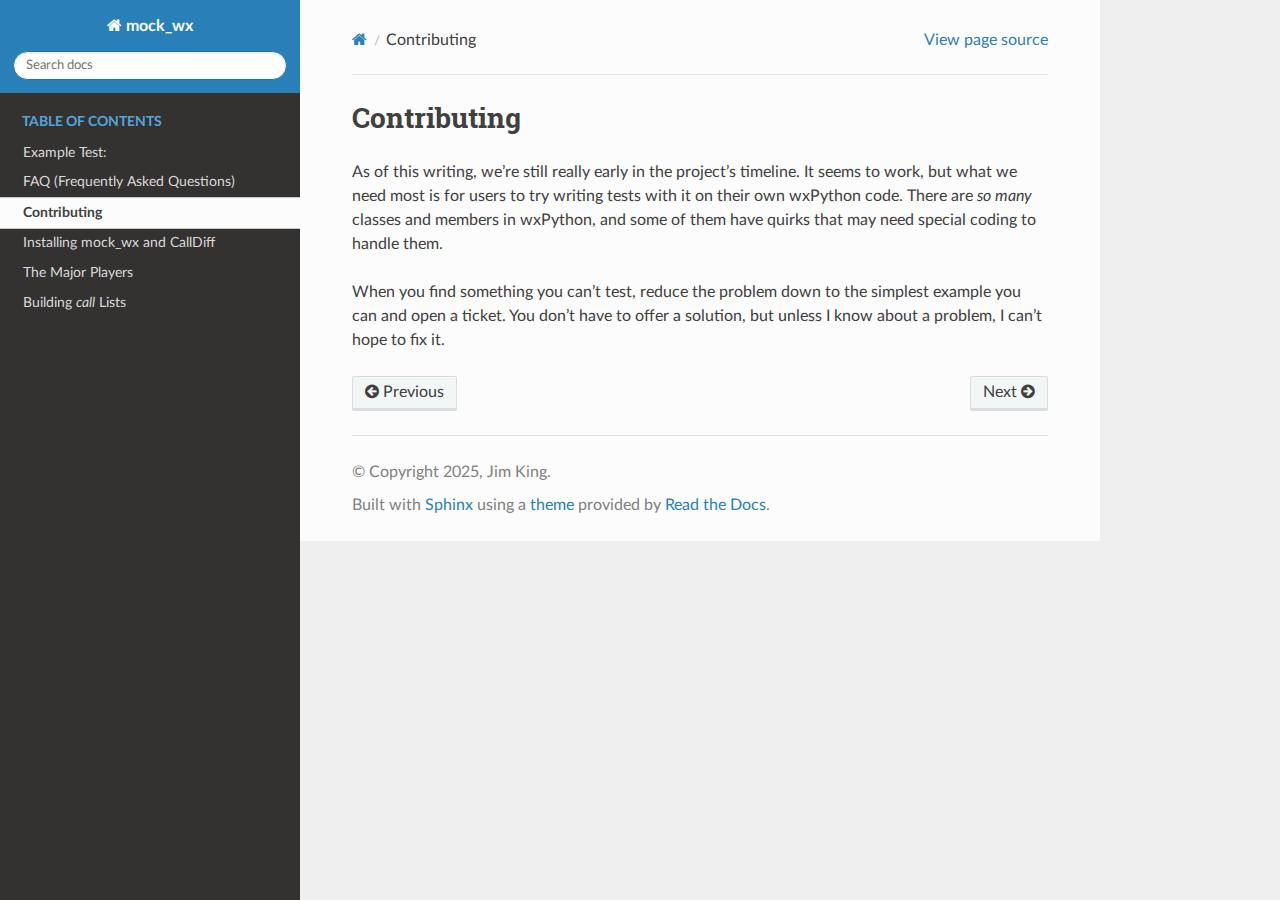
<file: docs/_build/html/contributing.html>
<!DOCTYPE html>
<html class="writer-html5" lang="en" data-content_root="./">
<head>
  <meta charset="utf-8" /><meta name="viewport" content="width=device-width, initial-scale=1" />

  <meta name="viewport" content="width=device-width, initial-scale=1.0" />
  <title>Contributing &mdash; mock_wx  documentation</title>
      <link rel="stylesheet" type="text/css" href="_static/pygments.css?v=b86133f3" />
      <link rel="stylesheet" type="text/css" href="_static/css/theme.css?v=e59714d7" />

  
      <script src="_static/jquery.js?v=5d32c60e"></script>
      <script src="_static/_sphinx_javascript_frameworks_compat.js?v=2cd50e6c"></script>
      <script src="_static/documentation_options.js?v=5929fcd5"></script>
      <script src="_static/doctools.js?v=9bcbadda"></script>
      <script src="_static/sphinx_highlight.js?v=dc90522c"></script>
    <script src="_static/js/theme.js"></script>
    <link rel="index" title="Index" href="genindex.html" />
    <link rel="search" title="Search" href="search.html" />
    <link rel="next" title="Installing mock_wx and CallDiff" href="installing.html" />
    <link rel="prev" title="FAQ (Frequently Asked Questions)" href="faq.html" /> 
</head>

<body class="wy-body-for-nav"> 
  <div class="wy-grid-for-nav">
    <nav data-toggle="wy-nav-shift" class="wy-nav-side">
      <div class="wy-side-scroll">
        <div class="wy-side-nav-search" >

          
          
          <a href="index.html" class="icon icon-home">
            mock_wx
          </a>
<div role="search">
  <form id="rtd-search-form" class="wy-form" action="search.html" method="get">
    <input type="text" name="q" placeholder="Search docs" aria-label="Search docs" />
    <input type="hidden" name="check_keywords" value="yes" />
    <input type="hidden" name="area" value="default" />
  </form>
</div>
        </div><div class="wy-menu wy-menu-vertical" data-spy="affix" role="navigation" aria-label="Navigation menu">
              <p class="caption" role="heading"><span class="caption-text">Table of Contents</span></p>
<ul class="current">
<li class="toctree-l1"><a class="reference internal" href="basic-example.html">Example Test:</a></li>
<li class="toctree-l1"><a class="reference internal" href="faq.html">FAQ (Frequently Asked Questions)</a></li>
<li class="toctree-l1 current"><a class="current reference internal" href="#">Contributing</a></li>
<li class="toctree-l1"><a class="reference internal" href="installing.html">Installing mock_wx and CallDiff</a></li>
<li class="toctree-l1"><a class="reference internal" href="major-players.html">The Major Players</a></li>
<li class="toctree-l1"><a class="reference internal" href="building-ECLs.html">Building <cite>call</cite> Lists</a></li>
</ul>

        </div>
      </div>
    </nav>

    <section data-toggle="wy-nav-shift" class="wy-nav-content-wrap"><nav class="wy-nav-top" aria-label="Mobile navigation menu" >
          <i data-toggle="wy-nav-top" class="fa fa-bars"></i>
          <a href="index.html">mock_wx</a>
      </nav>

      <div class="wy-nav-content">
        <div class="rst-content">
          <div role="navigation" aria-label="Page navigation">
  <ul class="wy-breadcrumbs">
      <li><a href="index.html" class="icon icon-home" aria-label="Home"></a></li>
      <li class="breadcrumb-item active">Contributing</li>
      <li class="wy-breadcrumbs-aside">
            <a href="_sources/contributing.rst.txt" rel="nofollow"> View page source</a>
      </li>
  </ul>
  <hr/>
</div>
          <div role="main" class="document" itemscope="itemscope" itemtype="http://schema.org/Article">
           <div itemprop="articleBody">
             
  <section id="contributing">
<h1>Contributing<a class="headerlink" href="#contributing" title="Link to this heading"></a></h1>
<p>As of this writing, we’re still really early in the project’s timeline. It seems to work, but what we need most is for
users to try writing tests with it on their own wxPython code. There are <em>so many</em> classes and members in wxPython, and
some of them have quirks that may need special coding to handle them.</p>
<p>When you find something you can’t test, reduce the problem down to the simplest example you can and open a ticket. You
don’t have to offer a solution, but unless I know about a problem, I can’t hope to fix it.</p>
</section>


           </div>
          </div>
          <footer><div class="rst-footer-buttons" role="navigation" aria-label="Footer">
        <a href="faq.html" class="btn btn-neutral float-left" title="FAQ (Frequently Asked Questions)" accesskey="p" rel="prev"><span class="fa fa-arrow-circle-left" aria-hidden="true"></span> Previous</a>
        <a href="installing.html" class="btn btn-neutral float-right" title="Installing mock_wx and CallDiff" accesskey="n" rel="next">Next <span class="fa fa-arrow-circle-right" aria-hidden="true"></span></a>
    </div>

  <hr/>

  <div role="contentinfo">
    <p>&#169; Copyright 2025, Jim King.</p>
  </div>

  Built with <a href="https://www.sphinx-doc.org/">Sphinx</a> using a
    <a href="https://github.com/readthedocs/sphinx_rtd_theme">theme</a>
    provided by <a href="https://readthedocs.org">Read the Docs</a>.
   

</footer>
        </div>
      </div>
    </section>
  </div>
  <script>
      jQuery(function () {
          SphinxRtdTheme.Navigation.enable(true);
      });
  </script> 

</body>
</html>
</file>
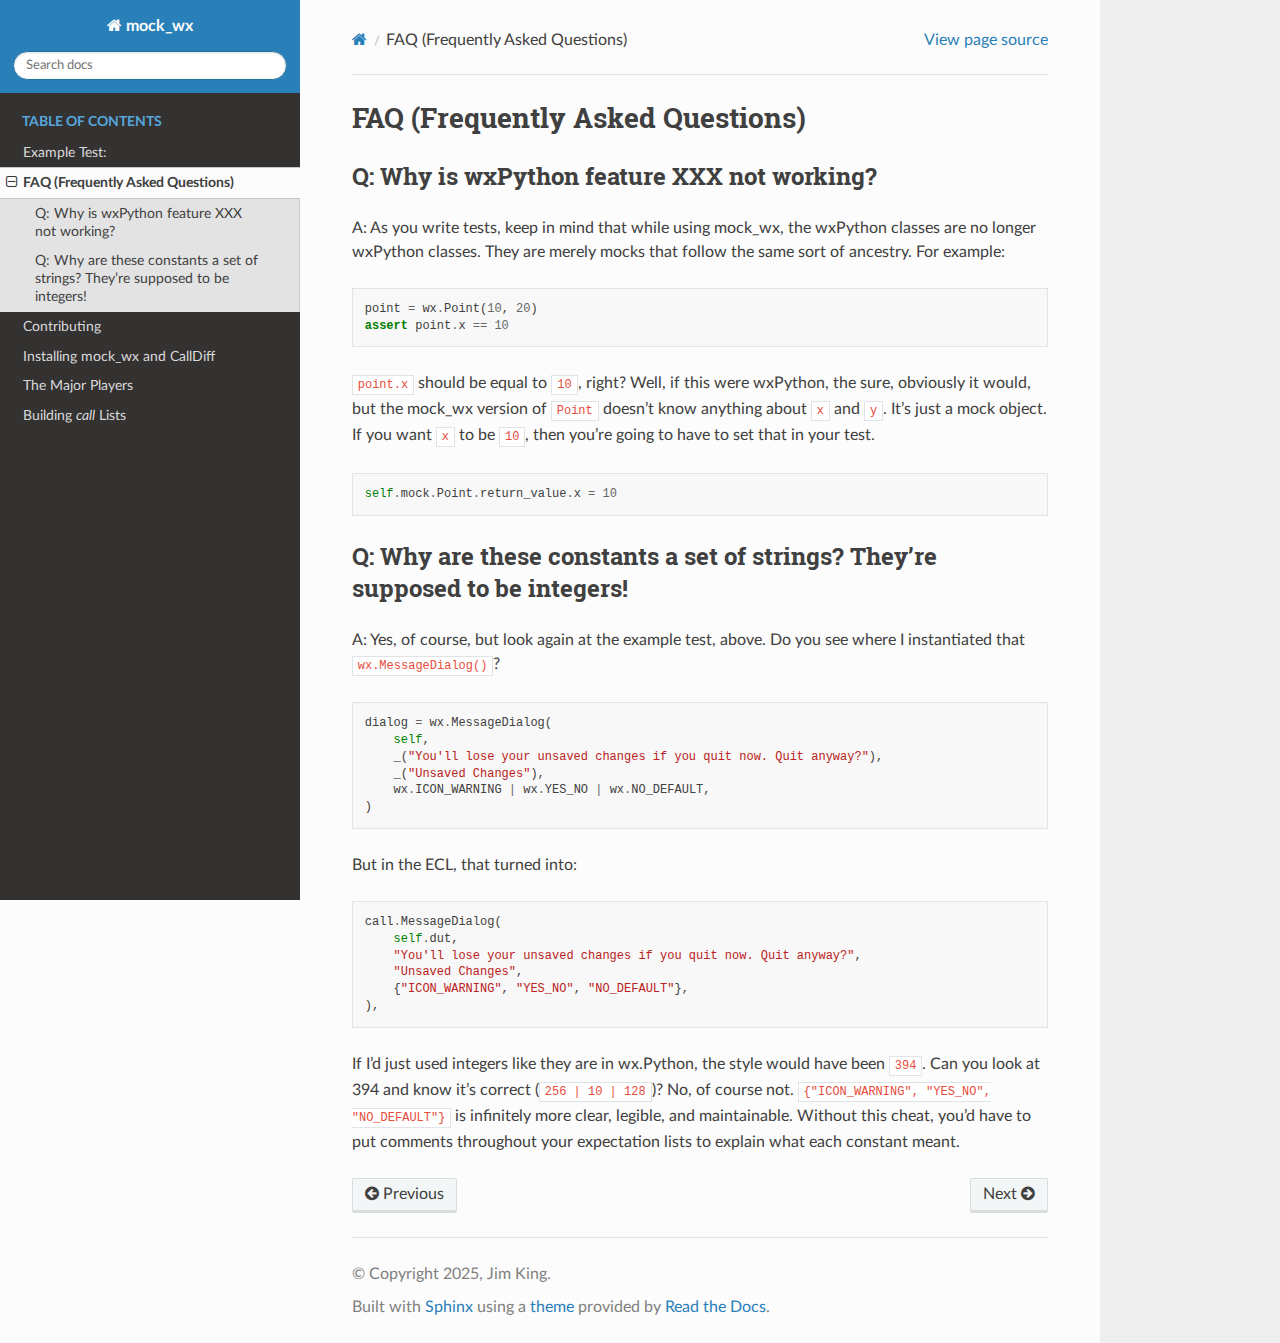
<file: docs/_build/html/faq.html>
<!DOCTYPE html>
<html class="writer-html5" lang="en" data-content_root="./">
<head>
  <meta charset="utf-8" /><meta name="viewport" content="width=device-width, initial-scale=1" />

  <meta name="viewport" content="width=device-width, initial-scale=1.0" />
  <title>FAQ (Frequently Asked Questions) &mdash; mock_wx  documentation</title>
      <link rel="stylesheet" type="text/css" href="_static/pygments.css?v=b86133f3" />
      <link rel="stylesheet" type="text/css" href="_static/css/theme.css?v=e59714d7" />

  
      <script src="_static/jquery.js?v=5d32c60e"></script>
      <script src="_static/_sphinx_javascript_frameworks_compat.js?v=2cd50e6c"></script>
      <script src="_static/documentation_options.js?v=5929fcd5"></script>
      <script src="_static/doctools.js?v=9bcbadda"></script>
      <script src="_static/sphinx_highlight.js?v=dc90522c"></script>
    <script src="_static/js/theme.js"></script>
    <link rel="index" title="Index" href="genindex.html" />
    <link rel="search" title="Search" href="search.html" />
    <link rel="next" title="Contributing" href="contributing.html" />
    <link rel="prev" title="Example Test:" href="basic-example.html" /> 
</head>

<body class="wy-body-for-nav"> 
  <div class="wy-grid-for-nav">
    <nav data-toggle="wy-nav-shift" class="wy-nav-side">
      <div class="wy-side-scroll">
        <div class="wy-side-nav-search" >

          
          
          <a href="index.html" class="icon icon-home">
            mock_wx
          </a>
<div role="search">
  <form id="rtd-search-form" class="wy-form" action="search.html" method="get">
    <input type="text" name="q" placeholder="Search docs" aria-label="Search docs" />
    <input type="hidden" name="check_keywords" value="yes" />
    <input type="hidden" name="area" value="default" />
  </form>
</div>
        </div><div class="wy-menu wy-menu-vertical" data-spy="affix" role="navigation" aria-label="Navigation menu">
              <p class="caption" role="heading"><span class="caption-text">Table of Contents</span></p>
<ul class="current">
<li class="toctree-l1"><a class="reference internal" href="basic-example.html">Example Test:</a></li>
<li class="toctree-l1 current"><a class="current reference internal" href="#">FAQ (Frequently Asked Questions)</a><ul>
<li class="toctree-l2"><a class="reference internal" href="#q-why-is-wxpython-feature-xxx-not-working">Q: Why is wxPython feature XXX not working?</a></li>
<li class="toctree-l2"><a class="reference internal" href="#q-why-are-these-constants-a-set-of-strings-they-re-supposed-to-be-integers">Q: Why are these constants a set of strings? They’re supposed to be integers!</a></li>
</ul>
</li>
<li class="toctree-l1"><a class="reference internal" href="contributing.html">Contributing</a></li>
<li class="toctree-l1"><a class="reference internal" href="installing.html">Installing mock_wx and CallDiff</a></li>
<li class="toctree-l1"><a class="reference internal" href="major-players.html">The Major Players</a></li>
<li class="toctree-l1"><a class="reference internal" href="building-ECLs.html">Building <cite>call</cite> Lists</a></li>
</ul>

        </div>
      </div>
    </nav>

    <section data-toggle="wy-nav-shift" class="wy-nav-content-wrap"><nav class="wy-nav-top" aria-label="Mobile navigation menu" >
          <i data-toggle="wy-nav-top" class="fa fa-bars"></i>
          <a href="index.html">mock_wx</a>
      </nav>

      <div class="wy-nav-content">
        <div class="rst-content">
          <div role="navigation" aria-label="Page navigation">
  <ul class="wy-breadcrumbs">
      <li><a href="index.html" class="icon icon-home" aria-label="Home"></a></li>
      <li class="breadcrumb-item active">FAQ (Frequently Asked Questions)</li>
      <li class="wy-breadcrumbs-aside">
            <a href="_sources/faq.rst.txt" rel="nofollow"> View page source</a>
      </li>
  </ul>
  <hr/>
</div>
          <div role="main" class="document" itemscope="itemscope" itemtype="http://schema.org/Article">
           <div itemprop="articleBody">
             
  <section id="faq-frequently-asked-questions">
<h1>FAQ (Frequently Asked Questions)<a class="headerlink" href="#faq-frequently-asked-questions" title="Link to this heading"></a></h1>
<section id="q-why-is-wxpython-feature-xxx-not-working">
<h2>Q: Why is wxPython feature XXX not working?<a class="headerlink" href="#q-why-is-wxpython-feature-xxx-not-working" title="Link to this heading"></a></h2>
<p>A: As you write tests, keep in mind that while using mock_wx, the wxPython classes are no longer wxPython classes. They
are merely mocks that follow the same sort of ancestry. For example:</p>
<div class="highlight-python notranslate"><div class="highlight"><pre><span></span><span class="n">point</span> <span class="o">=</span> <span class="n">wx</span><span class="o">.</span><span class="n">Point</span><span class="p">(</span><span class="mi">10</span><span class="p">,</span> <span class="mi">20</span><span class="p">)</span>
<span class="k">assert</span> <span class="n">point</span><span class="o">.</span><span class="n">x</span> <span class="o">==</span> <span class="mi">10</span>
</pre></div>
</div>
<p><code class="docutils literal notranslate"><span class="pre">point.x</span></code> should be equal to <code class="docutils literal notranslate"><span class="pre">10</span></code>, right? Well, if this were wxPython, the sure, obviously it would, but the mock_wx
version of <code class="docutils literal notranslate"><span class="pre">Point</span></code> doesn’t know anything about <code class="docutils literal notranslate"><span class="pre">x</span></code> and <code class="docutils literal notranslate"><span class="pre">y</span></code>. It’s just a mock object. If you want <code class="docutils literal notranslate"><span class="pre">x</span></code> to be
<code class="docutils literal notranslate"><span class="pre">10</span></code>, then you’re going to have to set that in your test.</p>
<div class="highlight-python notranslate"><div class="highlight"><pre><span></span><span class="bp">self</span><span class="o">.</span><span class="n">mock</span><span class="o">.</span><span class="n">Point</span><span class="o">.</span><span class="n">return_value</span><span class="o">.</span><span class="n">x</span> <span class="o">=</span> <span class="mi">10</span>
</pre></div>
</div>
</section>
<section id="q-why-are-these-constants-a-set-of-strings-they-re-supposed-to-be-integers">
<h2>Q: Why are these constants a set of strings? They’re supposed to be integers!<a class="headerlink" href="#q-why-are-these-constants-a-set-of-strings-they-re-supposed-to-be-integers" title="Link to this heading"></a></h2>
<p>A: Yes, of course, but look again at the example test, above. Do you see where I instantiated that
<code class="docutils literal notranslate"><span class="pre">wx.MessageDialog()</span></code>?</p>
<div class="highlight-python notranslate"><div class="highlight"><pre><span></span><span class="n">dialog</span> <span class="o">=</span> <span class="n">wx</span><span class="o">.</span><span class="n">MessageDialog</span><span class="p">(</span>
    <span class="bp">self</span><span class="p">,</span>
    <span class="n">_</span><span class="p">(</span><span class="s2">&quot;You&#39;ll lose your unsaved changes if you quit now. Quit anyway?&quot;</span><span class="p">),</span>
    <span class="n">_</span><span class="p">(</span><span class="s2">&quot;Unsaved Changes&quot;</span><span class="p">),</span>
    <span class="n">wx</span><span class="o">.</span><span class="n">ICON_WARNING</span> <span class="o">|</span> <span class="n">wx</span><span class="o">.</span><span class="n">YES_NO</span> <span class="o">|</span> <span class="n">wx</span><span class="o">.</span><span class="n">NO_DEFAULT</span><span class="p">,</span>
<span class="p">)</span>
</pre></div>
</div>
<p>But in the ECL, that turned into:</p>
<div class="highlight-python notranslate"><div class="highlight"><pre><span></span><span class="n">call</span><span class="o">.</span><span class="n">MessageDialog</span><span class="p">(</span>
    <span class="bp">self</span><span class="o">.</span><span class="n">dut</span><span class="p">,</span>
    <span class="s2">&quot;You&#39;ll lose your unsaved changes if you quit now. Quit anyway?&quot;</span><span class="p">,</span>
    <span class="s2">&quot;Unsaved Changes&quot;</span><span class="p">,</span>
    <span class="p">{</span><span class="s2">&quot;ICON_WARNING&quot;</span><span class="p">,</span> <span class="s2">&quot;YES_NO&quot;</span><span class="p">,</span> <span class="s2">&quot;NO_DEFAULT&quot;</span><span class="p">},</span>
<span class="p">),</span>
</pre></div>
</div>
<p>If I’d just used integers like they are in wx.Python, the style would have been <code class="docutils literal notranslate"><span class="pre">394</span></code>. Can you look at 394 and know
it’s correct (<code class="docutils literal notranslate"><span class="pre">256</span> <span class="pre">|</span> <span class="pre">10</span> <span class="pre">|</span> <span class="pre">128</span></code>)? No, of course not. <code class="docutils literal notranslate"><span class="pre">{&quot;ICON_WARNING&quot;,</span> <span class="pre">&quot;YES_NO&quot;,</span> <span class="pre">&quot;NO_DEFAULT&quot;}</span></code> is infinitely more
clear, legible, and maintainable. Without this cheat, you’d have to put comments throughout your expectation lists to
explain what each constant meant.</p>
</section>
</section>


           </div>
          </div>
          <footer><div class="rst-footer-buttons" role="navigation" aria-label="Footer">
        <a href="basic-example.html" class="btn btn-neutral float-left" title="Example Test:" accesskey="p" rel="prev"><span class="fa fa-arrow-circle-left" aria-hidden="true"></span> Previous</a>
        <a href="contributing.html" class="btn btn-neutral float-right" title="Contributing" accesskey="n" rel="next">Next <span class="fa fa-arrow-circle-right" aria-hidden="true"></span></a>
    </div>

  <hr/>

  <div role="contentinfo">
    <p>&#169; Copyright 2025, Jim King.</p>
  </div>

  Built with <a href="https://www.sphinx-doc.org/">Sphinx</a> using a
    <a href="https://github.com/readthedocs/sphinx_rtd_theme">theme</a>
    provided by <a href="https://readthedocs.org">Read the Docs</a>.
   

</footer>
        </div>
      </div>
    </section>
  </div>
  <script>
      jQuery(function () {
          SphinxRtdTheme.Navigation.enable(true);
      });
  </script> 

</body>
</html>
</file>
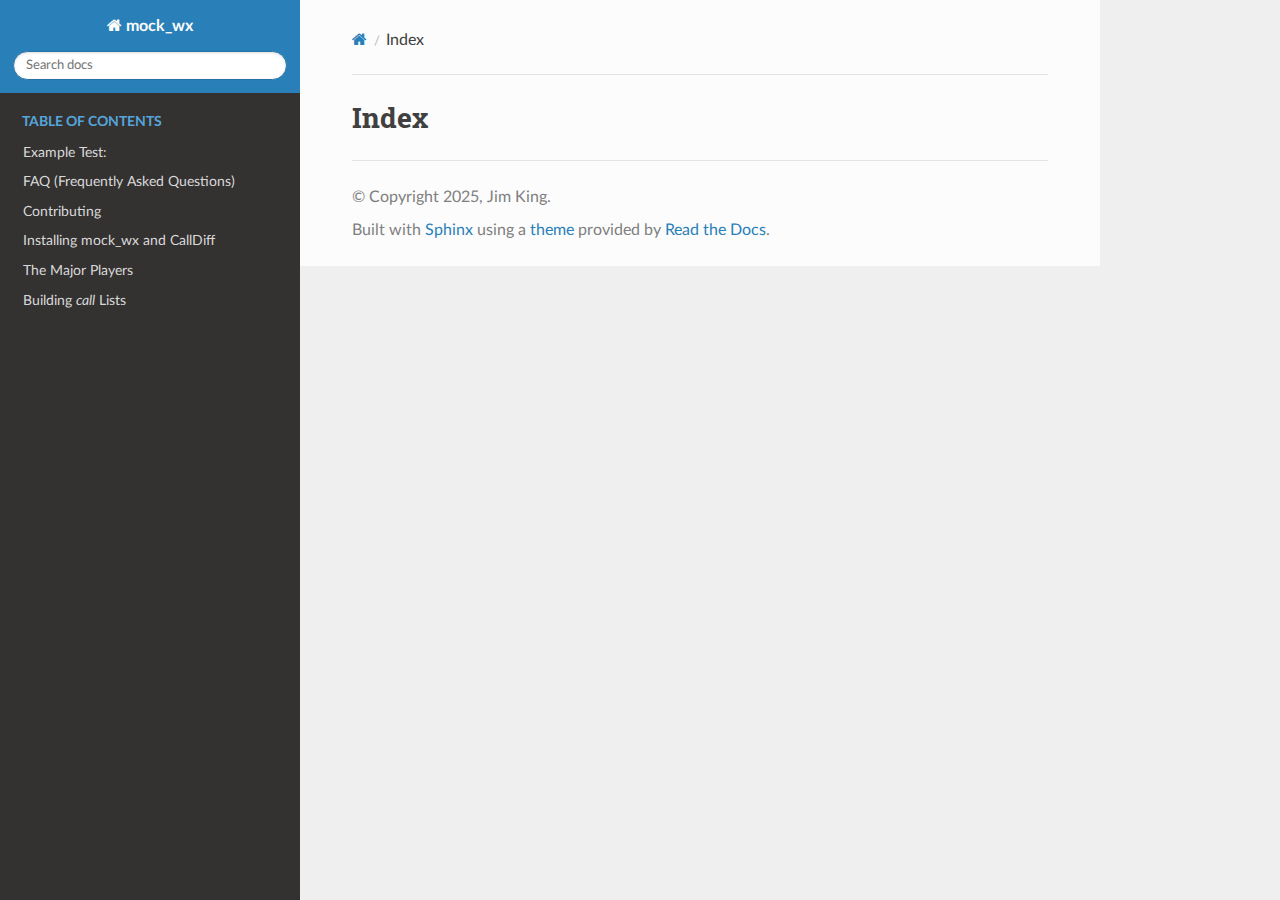
<file: docs/_build/html/genindex.html>
<!DOCTYPE html>
<html class="writer-html5" lang="en" data-content_root="./">
<head>
  <meta charset="utf-8" />
  <meta name="viewport" content="width=device-width, initial-scale=1.0" />
  <title>Index &mdash; mock_wx  documentation</title>
      <link rel="stylesheet" type="text/css" href="_static/pygments.css?v=b86133f3" />
      <link rel="stylesheet" type="text/css" href="_static/css/theme.css?v=e59714d7" />

  
      <script src="_static/jquery.js?v=5d32c60e"></script>
      <script src="_static/_sphinx_javascript_frameworks_compat.js?v=2cd50e6c"></script>
      <script src="_static/documentation_options.js?v=5929fcd5"></script>
      <script src="_static/doctools.js?v=9bcbadda"></script>
      <script src="_static/sphinx_highlight.js?v=dc90522c"></script>
    <script src="_static/js/theme.js"></script>
    <link rel="index" title="Index" href="#" />
    <link rel="search" title="Search" href="search.html" /> 
</head>

<body class="wy-body-for-nav"> 
  <div class="wy-grid-for-nav">
    <nav data-toggle="wy-nav-shift" class="wy-nav-side">
      <div class="wy-side-scroll">
        <div class="wy-side-nav-search" >

          
          
          <a href="index.html" class="icon icon-home">
            mock_wx
          </a>
<div role="search">
  <form id="rtd-search-form" class="wy-form" action="search.html" method="get">
    <input type="text" name="q" placeholder="Search docs" aria-label="Search docs" />
    <input type="hidden" name="check_keywords" value="yes" />
    <input type="hidden" name="area" value="default" />
  </form>
</div>
        </div><div class="wy-menu wy-menu-vertical" data-spy="affix" role="navigation" aria-label="Navigation menu">
              <p class="caption" role="heading"><span class="caption-text">Table of Contents</span></p>
<ul>
<li class="toctree-l1"><a class="reference internal" href="basic-example.html">Example Test:</a></li>
<li class="toctree-l1"><a class="reference internal" href="faq.html">FAQ (Frequently Asked Questions)</a></li>
<li class="toctree-l1"><a class="reference internal" href="contributing.html">Contributing</a></li>
<li class="toctree-l1"><a class="reference internal" href="installing.html">Installing mock_wx and CallDiff</a></li>
<li class="toctree-l1"><a class="reference internal" href="major-players.html">The Major Players</a></li>
<li class="toctree-l1"><a class="reference internal" href="building-ECLs.html">Building <cite>call</cite> Lists</a></li>
</ul>

        </div>
      </div>
    </nav>

    <section data-toggle="wy-nav-shift" class="wy-nav-content-wrap"><nav class="wy-nav-top" aria-label="Mobile navigation menu" >
          <i data-toggle="wy-nav-top" class="fa fa-bars"></i>
          <a href="index.html">mock_wx</a>
      </nav>

      <div class="wy-nav-content">
        <div class="rst-content">
          <div role="navigation" aria-label="Page navigation">
  <ul class="wy-breadcrumbs">
      <li><a href="index.html" class="icon icon-home" aria-label="Home"></a></li>
      <li class="breadcrumb-item active">Index</li>
      <li class="wy-breadcrumbs-aside">
      </li>
  </ul>
  <hr/>
</div>
          <div role="main" class="document" itemscope="itemscope" itemtype="http://schema.org/Article">
           <div itemprop="articleBody">
             

<h1 id="index">Index</h1>

<div class="genindex-jumpbox">
 
</div>


           </div>
          </div>
          <footer>

  <hr/>

  <div role="contentinfo">
    <p>&#169; Copyright 2025, Jim King.</p>
  </div>

  Built with <a href="https://www.sphinx-doc.org/">Sphinx</a> using a
    <a href="https://github.com/readthedocs/sphinx_rtd_theme">theme</a>
    provided by <a href="https://readthedocs.org">Read the Docs</a>.
   

</footer>
        </div>
      </div>
    </section>
  </div>
  <script>
      jQuery(function () {
          SphinxRtdTheme.Navigation.enable(true);
      });
  </script> 

</body>
</html>
</file>
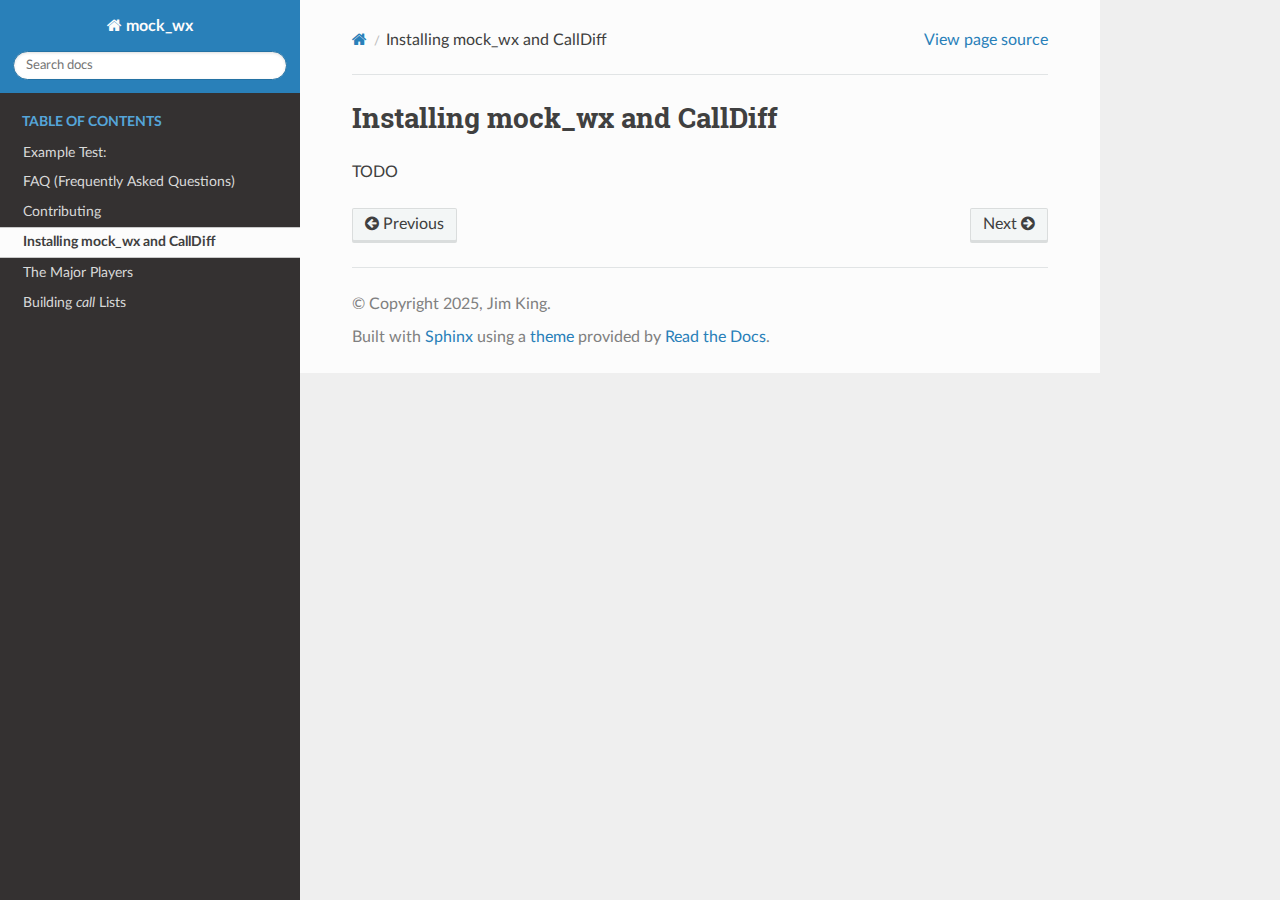
<file: docs/_build/html/installing.html>
<!DOCTYPE html>
<html class="writer-html5" lang="en" data-content_root="./">
<head>
  <meta charset="utf-8" /><meta name="viewport" content="width=device-width, initial-scale=1" />

  <meta name="viewport" content="width=device-width, initial-scale=1.0" />
  <title>Installing mock_wx and CallDiff &mdash; mock_wx  documentation</title>
      <link rel="stylesheet" type="text/css" href="_static/pygments.css?v=b86133f3" />
      <link rel="stylesheet" type="text/css" href="_static/css/theme.css?v=e59714d7" />

  
      <script src="_static/jquery.js?v=5d32c60e"></script>
      <script src="_static/_sphinx_javascript_frameworks_compat.js?v=2cd50e6c"></script>
      <script src="_static/documentation_options.js?v=5929fcd5"></script>
      <script src="_static/doctools.js?v=9bcbadda"></script>
      <script src="_static/sphinx_highlight.js?v=dc90522c"></script>
    <script src="_static/js/theme.js"></script>
    <link rel="index" title="Index" href="genindex.html" />
    <link rel="search" title="Search" href="search.html" />
    <link rel="next" title="The Major Players" href="major-players.html" />
    <link rel="prev" title="Contributing" href="contributing.html" /> 
</head>

<body class="wy-body-for-nav"> 
  <div class="wy-grid-for-nav">
    <nav data-toggle="wy-nav-shift" class="wy-nav-side">
      <div class="wy-side-scroll">
        <div class="wy-side-nav-search" >

          
          
          <a href="index.html" class="icon icon-home">
            mock_wx
          </a>
<div role="search">
  <form id="rtd-search-form" class="wy-form" action="search.html" method="get">
    <input type="text" name="q" placeholder="Search docs" aria-label="Search docs" />
    <input type="hidden" name="check_keywords" value="yes" />
    <input type="hidden" name="area" value="default" />
  </form>
</div>
        </div><div class="wy-menu wy-menu-vertical" data-spy="affix" role="navigation" aria-label="Navigation menu">
              <p class="caption" role="heading"><span class="caption-text">Table of Contents</span></p>
<ul class="current">
<li class="toctree-l1"><a class="reference internal" href="basic-example.html">Example Test:</a></li>
<li class="toctree-l1"><a class="reference internal" href="faq.html">FAQ (Frequently Asked Questions)</a></li>
<li class="toctree-l1"><a class="reference internal" href="contributing.html">Contributing</a></li>
<li class="toctree-l1 current"><a class="current reference internal" href="#">Installing mock_wx and CallDiff</a></li>
<li class="toctree-l1"><a class="reference internal" href="major-players.html">The Major Players</a></li>
<li class="toctree-l1"><a class="reference internal" href="building-ECLs.html">Building <cite>call</cite> Lists</a></li>
</ul>

        </div>
      </div>
    </nav>

    <section data-toggle="wy-nav-shift" class="wy-nav-content-wrap"><nav class="wy-nav-top" aria-label="Mobile navigation menu" >
          <i data-toggle="wy-nav-top" class="fa fa-bars"></i>
          <a href="index.html">mock_wx</a>
      </nav>

      <div class="wy-nav-content">
        <div class="rst-content">
          <div role="navigation" aria-label="Page navigation">
  <ul class="wy-breadcrumbs">
      <li><a href="index.html" class="icon icon-home" aria-label="Home"></a></li>
      <li class="breadcrumb-item active">Installing mock_wx and CallDiff</li>
      <li class="wy-breadcrumbs-aside">
            <a href="_sources/installing.rst.txt" rel="nofollow"> View page source</a>
      </li>
  </ul>
  <hr/>
</div>
          <div role="main" class="document" itemscope="itemscope" itemtype="http://schema.org/Article">
           <div itemprop="articleBody">
             
  <section id="installing-mock-wx-and-calldiff">
<h1>Installing mock_wx and CallDiff<a class="headerlink" href="#installing-mock-wx-and-calldiff" title="Link to this heading"></a></h1>
<p>TODO</p>
</section>


           </div>
          </div>
          <footer><div class="rst-footer-buttons" role="navigation" aria-label="Footer">
        <a href="contributing.html" class="btn btn-neutral float-left" title="Contributing" accesskey="p" rel="prev"><span class="fa fa-arrow-circle-left" aria-hidden="true"></span> Previous</a>
        <a href="major-players.html" class="btn btn-neutral float-right" title="The Major Players" accesskey="n" rel="next">Next <span class="fa fa-arrow-circle-right" aria-hidden="true"></span></a>
    </div>

  <hr/>

  <div role="contentinfo">
    <p>&#169; Copyright 2025, Jim King.</p>
  </div>

  Built with <a href="https://www.sphinx-doc.org/">Sphinx</a> using a
    <a href="https://github.com/readthedocs/sphinx_rtd_theme">theme</a>
    provided by <a href="https://readthedocs.org">Read the Docs</a>.
   

</footer>
        </div>
      </div>
    </section>
  </div>
  <script>
      jQuery(function () {
          SphinxRtdTheme.Navigation.enable(true);
      });
  </script> 

</body>
</html>
</file>
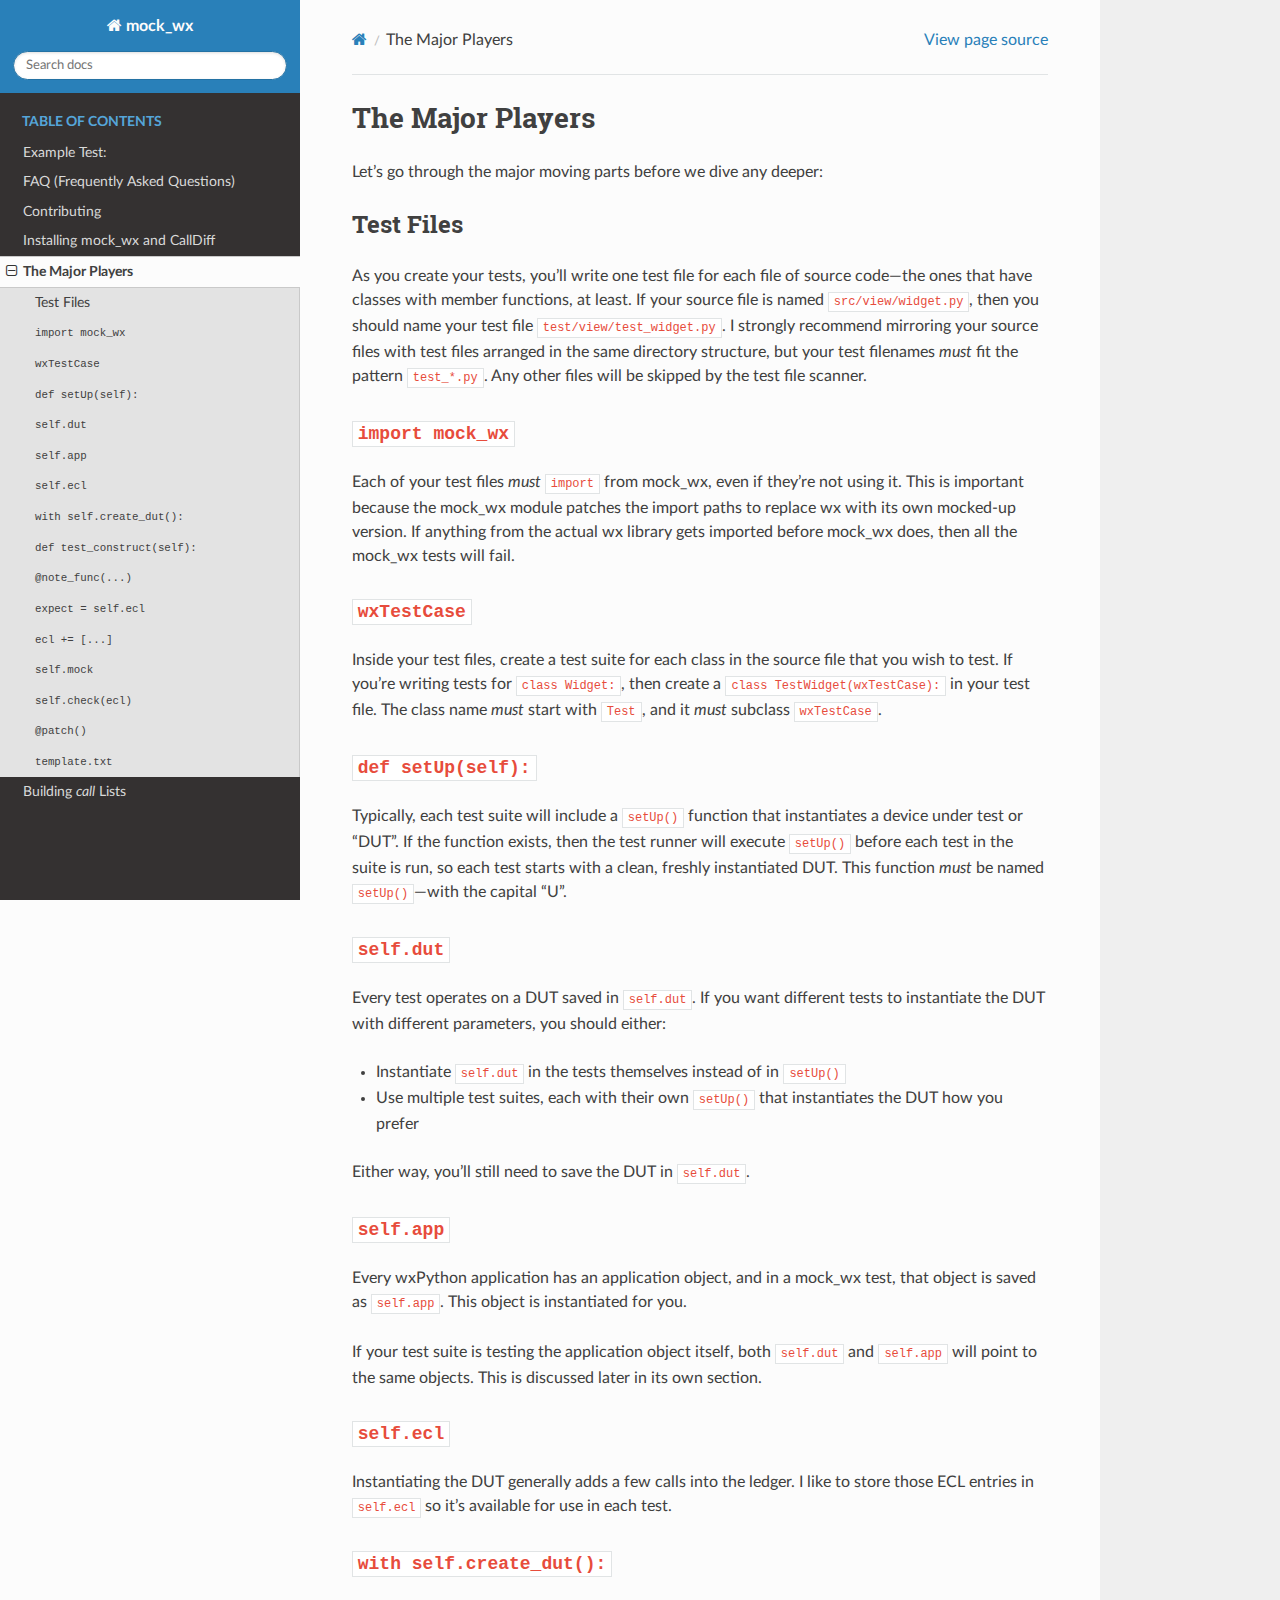
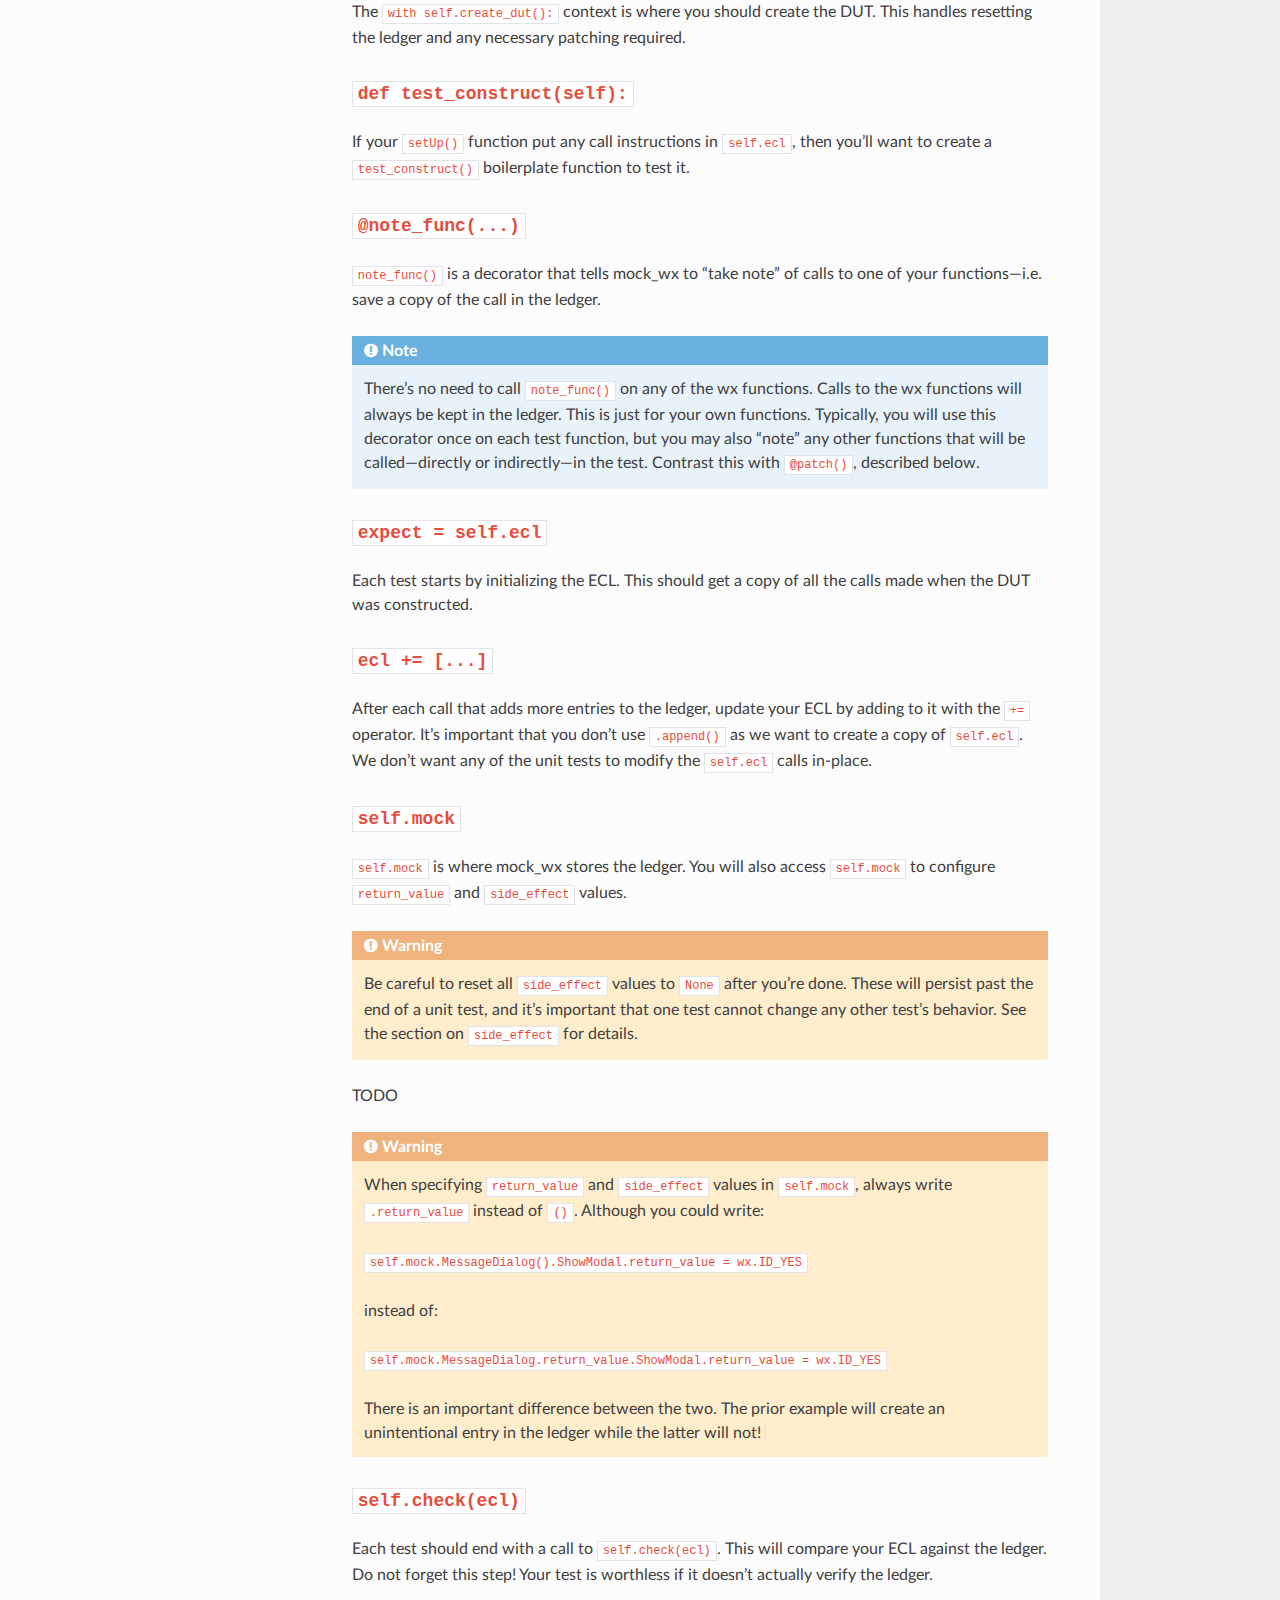
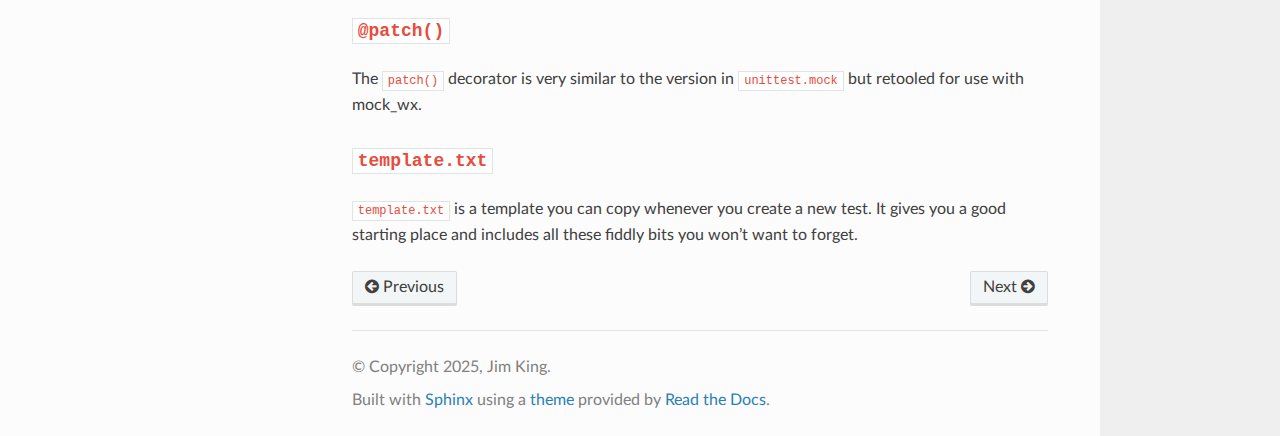
<file: docs/_build/html/major-players.html>
<!DOCTYPE html>
<html class="writer-html5" lang="en" data-content_root="./">
<head>
  <meta charset="utf-8" /><meta name="viewport" content="width=device-width, initial-scale=1" />

  <meta name="viewport" content="width=device-width, initial-scale=1.0" />
  <title>The Major Players &mdash; mock_wx  documentation</title>
      <link rel="stylesheet" type="text/css" href="_static/pygments.css?v=b86133f3" />
      <link rel="stylesheet" type="text/css" href="_static/css/theme.css?v=e59714d7" />

  
      <script src="_static/jquery.js?v=5d32c60e"></script>
      <script src="_static/_sphinx_javascript_frameworks_compat.js?v=2cd50e6c"></script>
      <script src="_static/documentation_options.js?v=5929fcd5"></script>
      <script src="_static/doctools.js?v=9bcbadda"></script>
      <script src="_static/sphinx_highlight.js?v=dc90522c"></script>
    <script src="_static/js/theme.js"></script>
    <link rel="index" title="Index" href="genindex.html" />
    <link rel="search" title="Search" href="search.html" />
    <link rel="next" title="Building call Lists" href="building-ECLs.html" />
    <link rel="prev" title="Installing mock_wx and CallDiff" href="installing.html" /> 
</head>

<body class="wy-body-for-nav"> 
  <div class="wy-grid-for-nav">
    <nav data-toggle="wy-nav-shift" class="wy-nav-side">
      <div class="wy-side-scroll">
        <div class="wy-side-nav-search" >

          
          
          <a href="index.html" class="icon icon-home">
            mock_wx
          </a>
<div role="search">
  <form id="rtd-search-form" class="wy-form" action="search.html" method="get">
    <input type="text" name="q" placeholder="Search docs" aria-label="Search docs" />
    <input type="hidden" name="check_keywords" value="yes" />
    <input type="hidden" name="area" value="default" />
  </form>
</div>
        </div><div class="wy-menu wy-menu-vertical" data-spy="affix" role="navigation" aria-label="Navigation menu">
              <p class="caption" role="heading"><span class="caption-text">Table of Contents</span></p>
<ul class="current">
<li class="toctree-l1"><a class="reference internal" href="basic-example.html">Example Test:</a></li>
<li class="toctree-l1"><a class="reference internal" href="faq.html">FAQ (Frequently Asked Questions)</a></li>
<li class="toctree-l1"><a class="reference internal" href="contributing.html">Contributing</a></li>
<li class="toctree-l1"><a class="reference internal" href="installing.html">Installing mock_wx and CallDiff</a></li>
<li class="toctree-l1 current"><a class="current reference internal" href="#">The Major Players</a><ul>
<li class="toctree-l2"><a class="reference internal" href="#test-files">Test Files</a></li>
<li class="toctree-l2"><a class="reference internal" href="#import-mock-wx"><code class="docutils literal notranslate"><span class="pre">import</span> <span class="pre">mock_wx</span></code></a></li>
<li class="toctree-l2"><a class="reference internal" href="#wxtestcase"><code class="docutils literal notranslate"><span class="pre">wxTestCase</span></code></a></li>
<li class="toctree-l2"><a class="reference internal" href="#def-setup-self"><code class="docutils literal notranslate"><span class="pre">def</span> <span class="pre">setUp(self):</span></code></a></li>
<li class="toctree-l2"><a class="reference internal" href="#self-dut"><code class="docutils literal notranslate"><span class="pre">self.dut</span></code></a></li>
<li class="toctree-l2"><a class="reference internal" href="#self-app"><code class="docutils literal notranslate"><span class="pre">self.app</span></code></a></li>
<li class="toctree-l2"><a class="reference internal" href="#self-ecl"><code class="docutils literal notranslate"><span class="pre">self.ecl</span></code></a></li>
<li class="toctree-l2"><a class="reference internal" href="#with-self-create-dut"><code class="docutils literal notranslate"><span class="pre">with</span> <span class="pre">self.create_dut():</span></code></a></li>
<li class="toctree-l2"><a class="reference internal" href="#def-test-construct-self"><code class="docutils literal notranslate"><span class="pre">def</span> <span class="pre">test_construct(self):</span></code></a></li>
<li class="toctree-l2"><a class="reference internal" href="#note-func"><code class="docutils literal notranslate"><span class="pre">&#64;note_func(...)</span></code></a></li>
<li class="toctree-l2"><a class="reference internal" href="#expect-self-ecl"><code class="docutils literal notranslate"><span class="pre">expect</span> <span class="pre">=</span> <span class="pre">self.ecl</span></code></a></li>
<li class="toctree-l2"><a class="reference internal" href="#ecl"><code class="docutils literal notranslate"><span class="pre">ecl</span> <span class="pre">+=</span> <span class="pre">[...]</span></code></a></li>
<li class="toctree-l2"><a class="reference internal" href="#self-mock"><code class="docutils literal notranslate"><span class="pre">self.mock</span></code></a></li>
<li class="toctree-l2"><a class="reference internal" href="#self-check-ecl"><code class="docutils literal notranslate"><span class="pre">self.check(ecl)</span></code></a></li>
<li class="toctree-l2"><a class="reference internal" href="#patch"><code class="docutils literal notranslate"><span class="pre">&#64;patch()</span></code></a></li>
<li class="toctree-l2"><a class="reference internal" href="#template-txt"><code class="docutils literal notranslate"><span class="pre">template.txt</span></code></a></li>
</ul>
</li>
<li class="toctree-l1"><a class="reference internal" href="building-ECLs.html">Building <cite>call</cite> Lists</a></li>
</ul>

        </div>
      </div>
    </nav>

    <section data-toggle="wy-nav-shift" class="wy-nav-content-wrap"><nav class="wy-nav-top" aria-label="Mobile navigation menu" >
          <i data-toggle="wy-nav-top" class="fa fa-bars"></i>
          <a href="index.html">mock_wx</a>
      </nav>

      <div class="wy-nav-content">
        <div class="rst-content">
          <div role="navigation" aria-label="Page navigation">
  <ul class="wy-breadcrumbs">
      <li><a href="index.html" class="icon icon-home" aria-label="Home"></a></li>
      <li class="breadcrumb-item active">The Major Players</li>
      <li class="wy-breadcrumbs-aside">
            <a href="_sources/major-players.rst.txt" rel="nofollow"> View page source</a>
      </li>
  </ul>
  <hr/>
</div>
          <div role="main" class="document" itemscope="itemscope" itemtype="http://schema.org/Article">
           <div itemprop="articleBody">
             
  <section id="the-major-players">
<h1>The Major Players<a class="headerlink" href="#the-major-players" title="Link to this heading"></a></h1>
<p>Let’s go through the major moving parts before we dive any deeper:</p>
<section id="test-files">
<h2>Test Files<a class="headerlink" href="#test-files" title="Link to this heading"></a></h2>
<p>As you create your tests, you’ll write one test file for each file of source code—the ones that have classes with member
functions, at least. If your source file is named <code class="docutils literal notranslate"><span class="pre">src/view/widget.py</span></code>, then you should name your test file
<code class="docutils literal notranslate"><span class="pre">test/view/test_widget.py</span></code>. I strongly recommend mirroring your source files with test files arranged in the same
directory structure, but your test filenames <em>must</em> fit the pattern <code class="docutils literal notranslate"><span class="pre">test_*.py</span></code>. Any other files will be skipped by the
test file scanner.</p>
</section>
<section id="import-mock-wx">
<h2><code class="docutils literal notranslate"><span class="pre">import</span> <span class="pre">mock_wx</span></code><a class="headerlink" href="#import-mock-wx" title="Link to this heading"></a></h2>
<p>Each of your test files <em>must</em> <code class="docutils literal notranslate"><span class="pre">import</span></code> from mock_wx, even if they’re not using it. This is important because the
mock_wx module patches the import paths to replace wx with its own mocked-up version. If anything from the actual wx
library gets imported before mock_wx does, then all the mock_wx tests will fail.</p>
</section>
<section id="wxtestcase">
<h2><code class="docutils literal notranslate"><span class="pre">wxTestCase</span></code><a class="headerlink" href="#wxtestcase" title="Link to this heading"></a></h2>
<p>Inside your test files, create a test suite for each class in the source file that you wish to test. If you’re writing
tests for <code class="docutils literal notranslate"><span class="pre">class</span> <span class="pre">Widget:</span></code>, then create a <code class="docutils literal notranslate"><span class="pre">class</span> <span class="pre">TestWidget(wxTestCase):</span></code> in your test file. The class name <em>must</em> start
with <code class="docutils literal notranslate"><span class="pre">Test</span></code>, and it <em>must</em> subclass <code class="docutils literal notranslate"><span class="pre">wxTestCase</span></code>.</p>
</section>
<section id="def-setup-self">
<h2><code class="docutils literal notranslate"><span class="pre">def</span> <span class="pre">setUp(self):</span></code><a class="headerlink" href="#def-setup-self" title="Link to this heading"></a></h2>
<p>Typically, each test suite will include a <code class="docutils literal notranslate"><span class="pre">setUp()</span></code> function that instantiates a device under test or “DUT”. If the
function exists, then the test runner will execute <code class="docutils literal notranslate"><span class="pre">setUp()</span></code> before each test in the suite is run, so each test starts
with a clean, freshly instantiated DUT. This function <em>must</em> be named <code class="docutils literal notranslate"><span class="pre">setUp()</span></code>—with the capital “U”.</p>
</section>
<section id="self-dut">
<h2><code class="docutils literal notranslate"><span class="pre">self.dut</span></code><a class="headerlink" href="#self-dut" title="Link to this heading"></a></h2>
<p>Every test operates on a DUT saved in <code class="docutils literal notranslate"><span class="pre">self.dut</span></code>. If you want different tests to instantiate the DUT with different
parameters, you should either:</p>
<ul class="simple">
<li><p>Instantiate <code class="docutils literal notranslate"><span class="pre">self.dut</span></code> in the tests themselves instead of in <code class="docutils literal notranslate"><span class="pre">setUp()</span></code></p></li>
<li><p>Use multiple test suites, each with their own <code class="docutils literal notranslate"><span class="pre">setUp()</span></code> that instantiates the DUT how you prefer</p></li>
</ul>
<p>Either way, you’ll still need to save the DUT in <code class="docutils literal notranslate"><span class="pre">self.dut</span></code>.</p>
</section>
<section id="self-app">
<h2><code class="docutils literal notranslate"><span class="pre">self.app</span></code><a class="headerlink" href="#self-app" title="Link to this heading"></a></h2>
<p>Every wxPython application has an application object, and in a mock_wx test, that object is saved as <code class="docutils literal notranslate"><span class="pre">self.app</span></code>. This
object is instantiated for you.</p>
<p>If your test suite is testing the application object itself, both <code class="docutils literal notranslate"><span class="pre">self.dut</span></code> and <code class="docutils literal notranslate"><span class="pre">self.app</span></code> will point to the same
objects. This is discussed later in its own section.</p>
</section>
<section id="self-ecl">
<h2><code class="docutils literal notranslate"><span class="pre">self.ecl</span></code><a class="headerlink" href="#self-ecl" title="Link to this heading"></a></h2>
<p>Instantiating the DUT generally adds a few calls into the ledger. I like to store those ECL entries in <code class="docutils literal notranslate"><span class="pre">self.ecl</span></code> so
it’s available for use in each test.</p>
</section>
<section id="with-self-create-dut">
<h2><code class="docutils literal notranslate"><span class="pre">with</span> <span class="pre">self.create_dut():</span></code><a class="headerlink" href="#with-self-create-dut" title="Link to this heading"></a></h2>
<p>The <code class="docutils literal notranslate"><span class="pre">with</span> <span class="pre">self.create_dut():</span></code> context is where you should create the DUT. This handles resetting the ledger and any
necessary patching required.</p>
</section>
<section id="def-test-construct-self">
<h2><code class="docutils literal notranslate"><span class="pre">def</span> <span class="pre">test_construct(self):</span></code><a class="headerlink" href="#def-test-construct-self" title="Link to this heading"></a></h2>
<p>If your <code class="docutils literal notranslate"><span class="pre">setUp()</span></code> function put any call instructions in <code class="docutils literal notranslate"><span class="pre">self.ecl</span></code>, then you’ll want to create a <code class="docutils literal notranslate"><span class="pre">test_construct()</span></code>
boilerplate function to test it.</p>
</section>
<section id="note-func">
<h2><code class="docutils literal notranslate"><span class="pre">&#64;note_func(...)</span></code><a class="headerlink" href="#note-func" title="Link to this heading"></a></h2>
<p><code class="docutils literal notranslate"><span class="pre">note_func()</span></code> is a decorator that tells mock_wx to “take note” of calls to one of your functions—i.e. save a copy of the
call in the ledger.</p>
<div class="admonition note">
<p class="admonition-title">Note</p>
<p>There’s no need to call <code class="docutils literal notranslate"><span class="pre">note_func()</span></code> on any of the wx functions. Calls to the wx functions will always
be kept in the ledger. This is just for your own functions. Typically, you will use this decorator once on each test
function, but you may also “note” any other functions that will be called—directly or indirectly—in the test. Contrast
this with <code class="docutils literal notranslate"><span class="pre">&#64;patch()</span></code>, described below.</p>
</div>
</section>
<section id="expect-self-ecl">
<h2><code class="docutils literal notranslate"><span class="pre">expect</span> <span class="pre">=</span> <span class="pre">self.ecl</span></code><a class="headerlink" href="#expect-self-ecl" title="Link to this heading"></a></h2>
<p>Each test starts by initializing the ECL. This should get a copy of all the calls made when the DUT was constructed.</p>
</section>
<section id="ecl">
<h2><code class="docutils literal notranslate"><span class="pre">ecl</span> <span class="pre">+=</span> <span class="pre">[...]</span></code><a class="headerlink" href="#ecl" title="Link to this heading"></a></h2>
<p>After each call that adds more entries to the ledger, update your ECL by adding to it with the <code class="docutils literal notranslate"><span class="pre">+=</span></code> operator. It’s
important that you don’t use <code class="docutils literal notranslate"><span class="pre">.append()</span></code> as we want to create a copy of <code class="docutils literal notranslate"><span class="pre">self.ecl</span></code>. We don’t want any of the unit tests
to modify the <code class="docutils literal notranslate"><span class="pre">self.ecl</span></code> calls in-place.</p>
</section>
<section id="self-mock">
<h2><code class="docutils literal notranslate"><span class="pre">self.mock</span></code><a class="headerlink" href="#self-mock" title="Link to this heading"></a></h2>
<p><code class="docutils literal notranslate"><span class="pre">self.mock</span></code> is where mock_wx stores the ledger. You will also access <code class="docutils literal notranslate"><span class="pre">self.mock</span></code> to configure <code class="docutils literal notranslate"><span class="pre">return_value</span></code> and
<code class="docutils literal notranslate"><span class="pre">side_effect</span></code> values.</p>
<div class="admonition warning">
<p class="admonition-title">Warning</p>
<p>Be careful to reset all <code class="docutils literal notranslate"><span class="pre">side_effect</span></code> values to <code class="docutils literal notranslate"><span class="pre">None</span></code> after you’re done. These will persist past
the end of a unit test, and it’s important that one test cannot change any other test’s behavior. See the section on
<code class="docutils literal notranslate"><span class="pre">side_effect</span></code> for details.</p>
</div>
<p>TODO</p>
<div class="admonition warning">
<p class="admonition-title">Warning</p>
<p>When specifying <code class="docutils literal notranslate"><span class="pre">return_value</span></code> and <code class="docutils literal notranslate"><span class="pre">side_effect</span></code> values in <code class="docutils literal notranslate"><span class="pre">self.mock</span></code>, always write <code class="docutils literal notranslate"><span class="pre">.return_value</span></code>
instead of <code class="docutils literal notranslate"><span class="pre">()</span></code>. Although you could write:</p>
<p><code class="docutils literal notranslate"><span class="pre">self.mock.MessageDialog().ShowModal.return_value</span> <span class="pre">=</span> <span class="pre">wx.ID_YES</span></code></p>
<p>instead of:</p>
<p><code class="docutils literal notranslate"><span class="pre">self.mock.MessageDialog.return_value.ShowModal.return_value</span> <span class="pre">=</span> <span class="pre">wx.ID_YES</span></code></p>
<p>There is an important difference between the two. The prior example will create an unintentional entry in the ledger
while the latter will not!</p>
</div>
</section>
<section id="self-check-ecl">
<h2><code class="docutils literal notranslate"><span class="pre">self.check(ecl)</span></code><a class="headerlink" href="#self-check-ecl" title="Link to this heading"></a></h2>
<p>Each test should end with a call to <code class="docutils literal notranslate"><span class="pre">self.check(ecl)</span></code>. This will compare your ECL against the ledger. Do not forget this
step! Your test is worthless if it doesn’t actually verify the ledger.</p>
</section>
<section id="patch">
<h2><code class="docutils literal notranslate"><span class="pre">&#64;patch()</span></code><a class="headerlink" href="#patch" title="Link to this heading"></a></h2>
<p>The <code class="docutils literal notranslate"><span class="pre">patch()</span></code> decorator is very similar to the version in <code class="docutils literal notranslate"><span class="pre">unittest.mock</span></code> but retooled for use with mock_wx.</p>
</section>
<section id="template-txt">
<h2><code class="docutils literal notranslate"><span class="pre">template.txt</span></code><a class="headerlink" href="#template-txt" title="Link to this heading"></a></h2>
<p><code class="docutils literal notranslate"><span class="pre">template.txt</span></code> is a template you can copy whenever you create a new test. It gives you a good starting place and
includes all these fiddly bits you won’t want to forget.</p>
</section>
</section>


           </div>
          </div>
          <footer><div class="rst-footer-buttons" role="navigation" aria-label="Footer">
        <a href="installing.html" class="btn btn-neutral float-left" title="Installing mock_wx and CallDiff" accesskey="p" rel="prev"><span class="fa fa-arrow-circle-left" aria-hidden="true"></span> Previous</a>
        <a href="building-ECLs.html" class="btn btn-neutral float-right" title="Building call Lists" accesskey="n" rel="next">Next <span class="fa fa-arrow-circle-right" aria-hidden="true"></span></a>
    </div>

  <hr/>

  <div role="contentinfo">
    <p>&#169; Copyright 2025, Jim King.</p>
  </div>

  Built with <a href="https://www.sphinx-doc.org/">Sphinx</a> using a
    <a href="https://github.com/readthedocs/sphinx_rtd_theme">theme</a>
    provided by <a href="https://readthedocs.org">Read the Docs</a>.
   

</footer>
        </div>
      </div>
    </section>
  </div>
  <script>
      jQuery(function () {
          SphinxRtdTheme.Navigation.enable(true);
      });
  </script> 

</body>
</html>
</file>
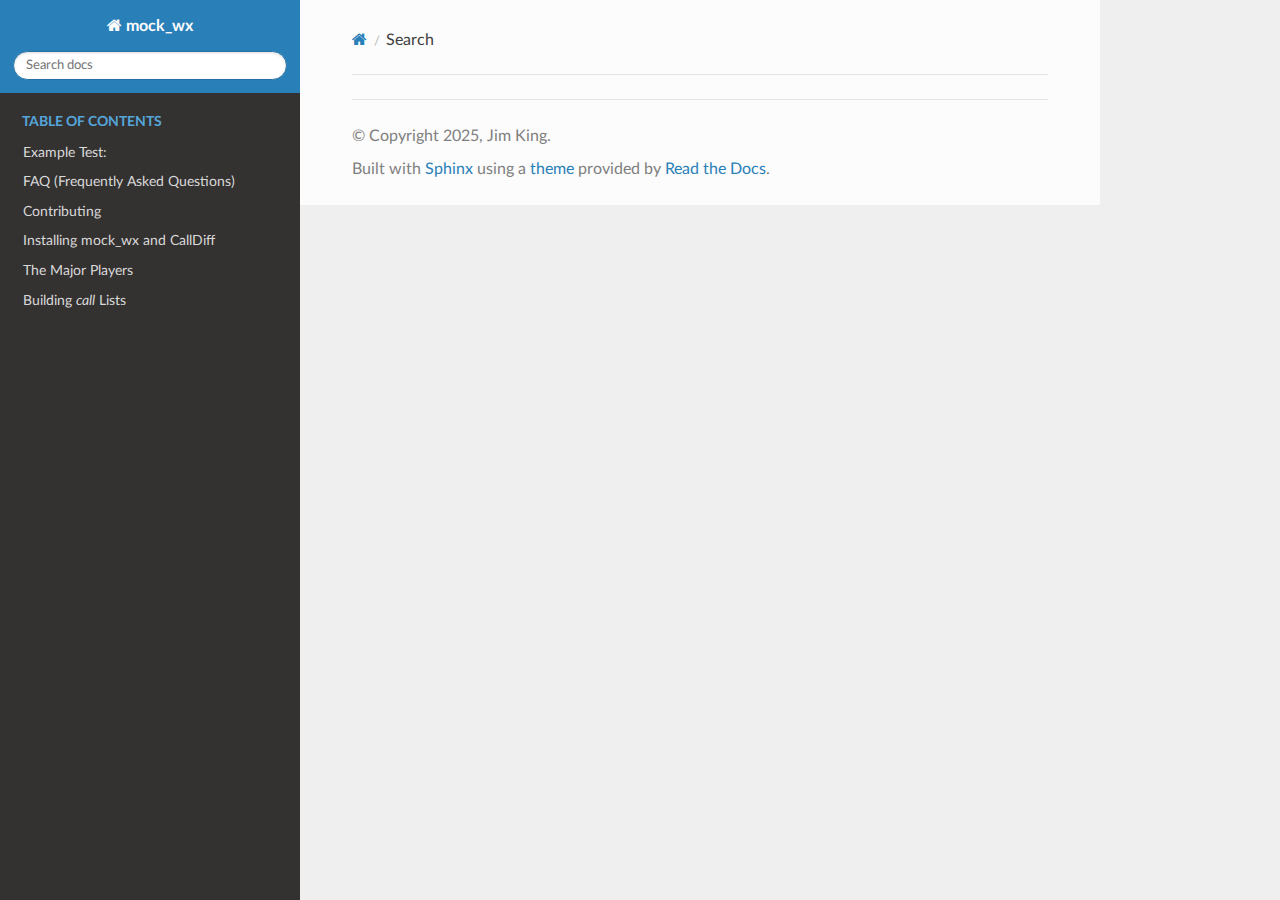
<file: docs/_build/html/search.html>
<!DOCTYPE html>
<html class="writer-html5" lang="en" data-content_root="./">
<head>
  <meta charset="utf-8" />
  <meta name="viewport" content="width=device-width, initial-scale=1.0" />
  <title>Search &mdash; mock_wx  documentation</title>
      <link rel="stylesheet" type="text/css" href="_static/pygments.css?v=b86133f3" />
      <link rel="stylesheet" type="text/css" href="_static/css/theme.css?v=e59714d7" />

  
    
      <script src="_static/jquery.js?v=5d32c60e"></script>
      <script src="_static/_sphinx_javascript_frameworks_compat.js?v=2cd50e6c"></script>
      <script src="_static/documentation_options.js?v=5929fcd5"></script>
      <script src="_static/doctools.js?v=9bcbadda"></script>
      <script src="_static/sphinx_highlight.js?v=dc90522c"></script>
    <script src="_static/js/theme.js"></script>
    <script src="_static/searchtools.js"></script>
    <script src="_static/language_data.js"></script>
    <link rel="index" title="Index" href="genindex.html" />
    <link rel="search" title="Search" href="#" /> 
</head>

<body class="wy-body-for-nav"> 
  <div class="wy-grid-for-nav">
    <nav data-toggle="wy-nav-shift" class="wy-nav-side">
      <div class="wy-side-scroll">
        <div class="wy-side-nav-search" >

          
          
          <a href="index.html" class="icon icon-home">
            mock_wx
          </a>
<div role="search">
  <form id="rtd-search-form" class="wy-form" action="#" method="get">
    <input type="text" name="q" placeholder="Search docs" aria-label="Search docs" />
    <input type="hidden" name="check_keywords" value="yes" />
    <input type="hidden" name="area" value="default" />
  </form>
</div>
        </div><div class="wy-menu wy-menu-vertical" data-spy="affix" role="navigation" aria-label="Navigation menu">
              <p class="caption" role="heading"><span class="caption-text">Table of Contents</span></p>
<ul>
<li class="toctree-l1"><a class="reference internal" href="basic-example.html">Example Test:</a></li>
<li class="toctree-l1"><a class="reference internal" href="faq.html">FAQ (Frequently Asked Questions)</a></li>
<li class="toctree-l1"><a class="reference internal" href="contributing.html">Contributing</a></li>
<li class="toctree-l1"><a class="reference internal" href="installing.html">Installing mock_wx and CallDiff</a></li>
<li class="toctree-l1"><a class="reference internal" href="major-players.html">The Major Players</a></li>
<li class="toctree-l1"><a class="reference internal" href="building-ECLs.html">Building <cite>call</cite> Lists</a></li>
</ul>

        </div>
      </div>
    </nav>

    <section data-toggle="wy-nav-shift" class="wy-nav-content-wrap"><nav class="wy-nav-top" aria-label="Mobile navigation menu" >
          <i data-toggle="wy-nav-top" class="fa fa-bars"></i>
          <a href="index.html">mock_wx</a>
      </nav>

      <div class="wy-nav-content">
        <div class="rst-content">
          <div role="navigation" aria-label="Page navigation">
  <ul class="wy-breadcrumbs">
      <li><a href="index.html" class="icon icon-home" aria-label="Home"></a></li>
      <li class="breadcrumb-item active">Search</li>
      <li class="wy-breadcrumbs-aside">
      </li>
  </ul>
  <hr/>
</div>
          <div role="main" class="document" itemscope="itemscope" itemtype="http://schema.org/Article">
           <div itemprop="articleBody">
             
  <noscript>
  <div id="fallback" class="admonition warning">
    <p class="last">
      Please activate JavaScript to enable the search functionality.
    </p>
  </div>
  </noscript>

  
  <div id="search-results">
  
  </div>

           </div>
          </div>
          <footer>

  <hr/>

  <div role="contentinfo">
    <p>&#169; Copyright 2025, Jim King.</p>
  </div>

  Built with <a href="https://www.sphinx-doc.org/">Sphinx</a> using a
    <a href="https://github.com/readthedocs/sphinx_rtd_theme">theme</a>
    provided by <a href="https://readthedocs.org">Read the Docs</a>.
   

</footer>
        </div>
      </div>
    </section>
  </div>
  <script>
      jQuery(function () {
          SphinxRtdTheme.Navigation.enable(true);
      });
  </script>
  <script>
    jQuery(function() { Search.loadIndex("searchindex.js"); });
  </script>
  
  <script id="searchindexloader"></script>
   


</body>
</html>
</file>
<file: docs/_build/html/_static/pygments.css>
pre { line-height: 125%; }
td.linenos .normal { color: inherit; background-color: transparent; padding-left: 5px; padding-right: 5px; }
span.linenos { color: inherit; background-color: transparent; padding-left: 5px; padding-right: 5px; }
td.linenos .special { color: #000000; background-color: #ffffc0; padding-left: 5px; padding-right: 5px; }
span.linenos.special { color: #000000; background-color: #ffffc0; padding-left: 5px; padding-right: 5px; }
.highlight .hll { background-color: #ffffcc }
.highlight { background: #f8f8f8; }
.highlight .c { color: #3D7B7B; font-style: italic } /* Comment */
.highlight .err { border: 1px solid #F00 } /* Error */
.highlight .k { color: #008000; font-weight: bold } /* Keyword */
.highlight .o { color: #666 } /* Operator */
.highlight .ch { color: #3D7B7B; font-style: italic } /* Comment.Hashbang */
.highlight .cm { color: #3D7B7B; font-style: italic } /* Comment.Multiline */
.highlight .cp { color: #9C6500 } /* Comment.Preproc */
.highlight .cpf { color: #3D7B7B; font-style: italic } /* Comment.PreprocFile */
.highlight .c1 { color: #3D7B7B; font-style: italic } /* Comment.Single */
.highlight .cs { color: #3D7B7B; font-style: italic } /* Comment.Special */
.highlight .gd { color: #A00000 } /* Generic.Deleted */
.highlight .ge { font-style: italic } /* Generic.Emph */
.highlight .ges { font-weight: bold; font-style: italic } /* Generic.EmphStrong */
.highlight .gr { color: #E40000 } /* Generic.Error */
.highlight .gh { color: #000080; font-weight: bold } /* Generic.Heading */
.highlight .gi { color: #008400 } /* Generic.Inserted */
.highlight .go { color: #717171 } /* Generic.Output */
.highlight .gp { color: #000080; font-weight: bold } /* Generic.Prompt */
.highlight .gs { font-weight: bold } /* Generic.Strong */
.highlight .gu { color: #800080; font-weight: bold } /* Generic.Subheading */
.highlight .gt { color: #04D } /* Generic.Traceback */
.highlight .kc { color: #008000; font-weight: bold } /* Keyword.Constant */
.highlight .kd { color: #008000; font-weight: bold } /* Keyword.Declaration */
.highlight .kn { color: #008000; font-weight: bold } /* Keyword.Namespace */
.highlight .kp { color: #008000 } /* Keyword.Pseudo */
.highlight .kr { color: #008000; font-weight: bold } /* Keyword.Reserved */
.highlight .kt { color: #B00040 } /* Keyword.Type */
.highlight .m { color: #666 } /* Literal.Number */
.highlight .s { color: #BA2121 } /* Literal.String */
.highlight .na { color: #687822 } /* Name.Attribute */
.highlight .nb { color: #008000 } /* Name.Builtin */
.highlight .nc { color: #00F; font-weight: bold } /* Name.Class */
.highlight .no { color: #800 } /* Name.Constant */
.highlight .nd { color: #A2F } /* Name.Decorator */
.highlight .ni { color: #717171; font-weight: bold } /* Name.Entity */
.highlight .ne { color: #CB3F38; font-weight: bold } /* Name.Exception */
.highlight .nf { color: #00F } /* Name.Function */
.highlight .nl { color: #767600 } /* Name.Label */
.highlight .nn { color: #00F; font-weight: bold } /* Name.Namespace */
.highlight .nt { color: #008000; font-weight: bold } /* Name.Tag */
.highlight .nv { color: #19177C } /* Name.Variable */
.highlight .ow { color: #A2F; font-weight: bold } /* Operator.Word */
.highlight .w { color: #BBB } /* Text.Whitespace */
.highlight .mb { color: #666 } /* Literal.Number.Bin */
.highlight .mf { color: #666 } /* Literal.Number.Float */
.highlight .mh { color: #666 } /* Literal.Number.Hex */
.highlight .mi { color: #666 } /* Literal.Number.Integer */
.highlight .mo { color: #666 } /* Literal.Number.Oct */
.highlight .sa { color: #BA2121 } /* Literal.String.Affix */
.highlight .sb { color: #BA2121 } /* Literal.String.Backtick */
.highlight .sc { color: #BA2121 } /* Literal.String.Char */
.highlight .dl { color: #BA2121 } /* Literal.String.Delimiter */
.highlight .sd { color: #BA2121; font-style: italic } /* Literal.String.Doc */
.highlight .s2 { color: #BA2121 } /* Literal.String.Double */
.highlight .se { color: #AA5D1F; font-weight: bold } /* Literal.String.Escape */
.highlight .sh { color: #BA2121 } /* Literal.String.Heredoc */
.highlight .si { color: #A45A77; font-weight: bold } /* Literal.String.Interpol */
.highlight .sx { color: #008000 } /* Literal.String.Other */
.highlight .sr { color: #A45A77 } /* Literal.String.Regex */
.highlight .s1 { color: #BA2121 } /* Literal.String.Single */
.highlight .ss { color: #19177C } /* Literal.String.Symbol */
.highlight .bp { color: #008000 } /* Name.Builtin.Pseudo */
.highlight .fm { color: #00F } /* Name.Function.Magic */
.highlight .vc { color: #19177C } /* Name.Variable.Class */
.highlight .vg { color: #19177C } /* Name.Variable.Global */
.highlight .vi { color: #19177C } /* Name.Variable.Instance */
.highlight .vm { color: #19177C } /* Name.Variable.Magic */
.highlight .il { color: #666 } /* Literal.Number.Integer.Long */
</file>
<file: docs/_build/html/_static/css/theme.css>
html{box-sizing:border-box}*,:after,:before{box-sizing:inherit}article,aside,details,figcaption,figure,footer,header,hgroup,nav,section{display:block}audio,canvas,video{display:inline-block;*display:inline;*zoom:1}[hidden],audio:not([controls]){display:none}*{-webkit-box-sizing:border-box;-moz-box-sizing:border-box;box-sizing:border-box}html{font-size:100%;-webkit-text-size-adjust:100%;-ms-text-size-adjust:100%}body{margin:0}a:active,a:hover{outline:0}abbr[title]{border-bottom:1px dotted}b,strong{font-weight:700}blockquote{margin:0}dfn{font-style:italic}ins{background:#ff9;text-decoration:none}ins,mark{color:#000}mark{background:#ff0;font-style:italic;font-weight:700}.rst-content code,.rst-content tt,code,kbd,pre,samp{font-family:monospace,serif;_font-family:courier new,monospace;font-size:1em}pre{white-space:pre}q{quotes:none}q:after,q:before{content:"";content:none}small{font-size:85%}sub,sup{font-size:75%;line-height:0;position:relative;vertical-align:baseline}sup{top:-.5em}sub{bottom:-.25em}dl,ol,ul{margin:0;padding:0;list-style:none;list-style-image:none}li{list-style:none}dd{margin:0}img{border:0;-ms-interpolation-mode:bicubic;vertical-align:middle;max-width:100%}svg:not(:root){overflow:hidden}figure,form{margin:0}label{cursor:pointer}button,input,select,textarea{font-size:100%;margin:0;vertical-align:baseline;*vertical-align:middle}button,input{line-height:normal}button,input[type=button],input[type=reset],input[type=submit]{cursor:pointer;-webkit-appearance:button;*overflow:visible}button[disabled],input[disabled]{cursor:default}input[type=search]{-webkit-appearance:textfield;-moz-box-sizing:content-box;-webkit-box-sizing:content-box;box-sizing:content-box}textarea{resize:vertical}table{border-collapse:collapse;border-spacing:0}td{vertical-align:top}.chromeframe{margin:.2em 0;background:#ccc;color:#000;padding:.2em 0}.ir{display:block;border:0;text-indent:-999em;overflow:hidden;background-color:transparent;background-repeat:no-repeat;text-align:left;direction:ltr;*line-height:0}.ir br{display:none}.hidden{display:none!important;visibility:hidden}.visuallyhidden{border:0;clip:rect(0 0 0 0);height:1px;margin:-1px;overflow:hidden;padding:0;position:absolute;width:1px}.visuallyhidden.focusable:active,.visuallyhidden.focusable:focus{clip:auto;height:auto;margin:0;overflow:visible;position:static;width:auto}.invisible{visibility:hidden}.relative{position:relative}big,small{font-size:100%}@media print{body,html,section{background:none!important}*{box-shadow:none!important;text-shadow:none!important;filter:none!important;-ms-filter:none!important}a,a:visited{text-decoration:underline}.ir a:after,a[href^="#"]:after,a[href^="javascript:"]:after{content:""}blockquote,pre{page-break-inside:avoid}thead{display:table-header-group}img,tr{page-break-inside:avoid}img{max-width:100%!important}@page{margin:.5cm}.rst-content .toctree-wrapper>p.caption,h2,h3,p{orphans:3;widows:3}.rst-content .toctree-wrapper>p.caption,h2,h3{page-break-after:avoid}}.btn,.fa:before,.icon:before,.rst-content .admonition,.rst-content .admonition-title:before,.rst-content .admonition-todo,.rst-content .attention,.rst-content .caution,.rst-content .code-block-caption .headerlink:before,.rst-content .danger,.rst-content .eqno .headerlink:before,.rst-content .error,.rst-content .hint,.rst-content .important,.rst-content .note,.rst-content .seealso,.rst-content .tip,.rst-content .warning,.rst-content code.download span:first-child:before,.rst-content dl dt .headerlink:before,.rst-content h1 .headerlink:before,.rst-content h2 .headerlink:before,.rst-content h3 .headerlink:before,.rst-content h4 .headerlink:before,.rst-content h5 .headerlink:before,.rst-content h6 .headerlink:before,.rst-content p.caption .headerlink:before,.rst-content p .headerlink:before,.rst-content table>caption .headerlink:before,.rst-content tt.download span:first-child:before,.wy-alert,.wy-dropdown .caret:before,.wy-inline-validate.wy-inline-validate-danger .wy-input-context:before,.wy-inline-validate.wy-inline-validate-info .wy-input-context:before,.wy-inline-validate.wy-inline-validate-success .wy-input-context:before,.wy-inline-validate.wy-inline-validate-warning .wy-input-context:before,.wy-menu-vertical li.current>a button.toctree-expand:before,.wy-menu-vertical li.on a button.toctree-expand:before,.wy-menu-vertical li button.toctree-expand:before,input[type=color],input[type=date],input[type=datetime-local],input[type=datetime],input[type=email],input[type=month],input[type=number],input[type=password],input[type=search],input[type=tel],input[type=text],input[type=time],input[type=url],input[type=week],select,textarea{-webkit-font-smoothing:antialiased}.clearfix{*zoom:1}.clearfix:after,.clearfix:before{display:table;content:""}.clearfix:after{clear:both}/*!
 *  Font Awesome 4.7.0 by @davegandy - http://fontawesome.io - @fontawesome
 *  License - http://fontawesome.io/license (Font: SIL OFL 1.1, CSS: MIT License)
 */@font-face{font-family:FontAwesome;src:url(fonts/fontawesome-webfont.eot?674f50d287a8c48dc19ba404d20fe713);src:url(fonts/fontawesome-webfont.eot?674f50d287a8c48dc19ba404d20fe713?#iefix&v=4.7.0) format("embedded-opentype"),url(fonts/fontawesome-webfont.woff2?af7ae505a9eed503f8b8e6982036873e) format("woff2"),url(fonts/fontawesome-webfont.woff?fee66e712a8a08eef5805a46892932ad) format("woff"),url(fonts/fontawesome-webfont.ttf?b06871f281fee6b241d60582ae9369b9) format("truetype"),url(fonts/fontawesome-webfont.svg?912ec66d7572ff821749319396470bde#fontawesomeregular) format("svg");font-weight:400;font-style:normal}.fa,.icon,.rst-content .admonition-title,.rst-content .code-block-caption .headerlink,.rst-content .eqno .headerlink,.rst-content code.download span:first-child,.rst-content dl dt .headerlink,.rst-content h1 .headerlink,.rst-content h2 .headerlink,.rst-content h3 .headerlink,.rst-content h4 .headerlink,.rst-content h5 .headerlink,.rst-content h6 .headerlink,.rst-content p.caption .headerlink,.rst-content p .headerlink,.rst-content table>caption .headerlink,.rst-content tt.download span:first-child,.wy-menu-vertical li.current>a button.toctree-expand,.wy-menu-vertical li.on a button.toctree-expand,.wy-menu-vertical li button.toctree-expand{display:inline-block;font:normal normal normal 14px/1 FontAwesome;font-size:inherit;text-rendering:auto;-webkit-font-smoothing:antialiased;-moz-osx-font-smoothing:grayscale}.fa-lg{font-size:1.33333em;line-height:.75em;vertical-align:-15%}.fa-2x{font-size:2em}.fa-3x{font-size:3em}.fa-4x{font-size:4em}.fa-5x{font-size:5em}.fa-fw{width:1.28571em;text-align:center}.fa-ul{padding-left:0;margin-left:2.14286em;list-style-type:none}.fa-ul>li{position:relative}.fa-li{position:absolute;left:-2.14286em;width:2.14286em;top:.14286em;text-align:center}.fa-li.fa-lg{left:-1.85714em}.fa-border{padding:.2em .25em .15em;border:.08em solid #eee;border-radius:.1em}.fa-pull-left{float:left}.fa-pull-right{float:right}.fa-pull-left.icon,.fa.fa-pull-left,.rst-content .code-block-caption .fa-pull-left.headerlink,.rst-content .eqno .fa-pull-left.headerlink,.rst-content .fa-pull-left.admonition-title,.rst-content code.download span.fa-pull-left:first-child,.rst-content dl dt .fa-pull-left.headerlink,.rst-content h1 .fa-pull-left.headerlink,.rst-content h2 .fa-pull-left.headerlink,.rst-content h3 .fa-pull-left.headerlink,.rst-content h4 .fa-pull-left.headerlink,.rst-content h5 .fa-pull-left.headerlink,.rst-content h6 .fa-pull-left.headerlink,.rst-content p .fa-pull-left.headerlink,.rst-content table>caption .fa-pull-left.headerlink,.rst-content tt.download span.fa-pull-left:first-child,.wy-menu-vertical li.current>a button.fa-pull-left.toctree-expand,.wy-menu-vertical li.on a button.fa-pull-left.toctree-expand,.wy-menu-vertical li button.fa-pull-left.toctree-expand{margin-right:.3em}.fa-pull-right.icon,.fa.fa-pull-right,.rst-content .code-block-caption .fa-pull-right.headerlink,.rst-content .eqno .fa-pull-right.headerlink,.rst-content .fa-pull-right.admonition-title,.rst-content code.download span.fa-pull-right:first-child,.rst-content dl dt .fa-pull-right.headerlink,.rst-content h1 .fa-pull-right.headerlink,.rst-content h2 .fa-pull-right.headerlink,.rst-content h3 .fa-pull-right.headerlink,.rst-content h4 .fa-pull-right.headerlink,.rst-content h5 .fa-pull-right.headerlink,.rst-content h6 .fa-pull-right.headerlink,.rst-content p .fa-pull-right.headerlink,.rst-content table>caption .fa-pull-right.headerlink,.rst-content tt.download span.fa-pull-right:first-child,.wy-menu-vertical li.current>a button.fa-pull-right.toctree-expand,.wy-menu-vertical li.on a button.fa-pull-right.toctree-expand,.wy-menu-vertical li button.fa-pull-right.toctree-expand{margin-left:.3em}.pull-right{float:right}.pull-left{float:left}.fa.pull-left,.pull-left.icon,.rst-content .code-block-caption .pull-left.headerlink,.rst-content .eqno .pull-left.headerlink,.rst-content .pull-left.admonition-title,.rst-content code.download span.pull-left:first-child,.rst-content dl dt .pull-left.headerlink,.rst-content h1 .pull-left.headerlink,.rst-content h2 .pull-left.headerlink,.rst-content h3 .pull-left.headerlink,.rst-content h4 .pull-left.headerlink,.rst-content h5 .pull-left.headerlink,.rst-content h6 .pull-left.headerlink,.rst-content p .pull-left.headerlink,.rst-content table>caption .pull-left.headerlink,.rst-content tt.download span.pull-left:first-child,.wy-menu-vertical li.current>a button.pull-left.toctree-expand,.wy-menu-vertical li.on a button.pull-left.toctree-expand,.wy-menu-vertical li button.pull-left.toctree-expand{margin-right:.3em}.fa.pull-right,.pull-right.icon,.rst-content .code-block-caption .pull-right.headerlink,.rst-content .eqno .pull-right.headerlink,.rst-content .pull-right.admonition-title,.rst-content code.download span.pull-right:first-child,.rst-content dl dt .pull-right.headerlink,.rst-content h1 .pull-right.headerlink,.rst-content h2 .pull-right.headerlink,.rst-content h3 .pull-right.headerlink,.rst-content h4 .pull-right.headerlink,.rst-content h5 .pull-right.headerlink,.rst-content h6 .pull-right.headerlink,.rst-content p .pull-right.headerlink,.rst-content table>caption .pull-right.headerlink,.rst-content tt.download span.pull-right:first-child,.wy-menu-vertical li.current>a button.pull-right.toctree-expand,.wy-menu-vertical li.on a button.pull-right.toctree-expand,.wy-menu-vertical li button.pull-right.toctree-expand{margin-left:.3em}.fa-spin{-webkit-animation:fa-spin 2s linear infinite;animation:fa-spin 2s linear infinite}.fa-pulse{-webkit-animation:fa-spin 1s steps(8) infinite;animation:fa-spin 1s steps(8) infinite}@-webkit-keyframes fa-spin{0%{-webkit-transform:rotate(0deg);transform:rotate(0deg)}to{-webkit-transform:rotate(359deg);transform:rotate(359deg)}}@keyframes fa-spin{0%{-webkit-transform:rotate(0deg);transform:rotate(0deg)}to{-webkit-transform:rotate(359deg);transform:rotate(359deg)}}.fa-rotate-90{-ms-filter:"progid:DXImageTransform.Microsoft.BasicImage(rotation=1)";-webkit-transform:rotate(90deg);-ms-transform:rotate(90deg);transform:rotate(90deg)}.fa-rotate-180{-ms-filter:"progid:DXImageTransform.Microsoft.BasicImage(rotation=2)";-webkit-transform:rotate(180deg);-ms-transform:rotate(180deg);transform:rotate(180deg)}.fa-rotate-270{-ms-filter:"progid:DXImageTransform.Microsoft.BasicImage(rotation=3)";-webkit-transform:rotate(270deg);-ms-transform:rotate(270deg);transform:rotate(270deg)}.fa-flip-horizontal{-ms-filter:"progid:DXImageTransform.Microsoft.BasicImage(rotation=0, mirror=1)";-webkit-transform:scaleX(-1);-ms-transform:scaleX(-1);transform:scaleX(-1)}.fa-flip-vertical{-ms-filter:"progid:DXImageTransform.Microsoft.BasicImage(rotation=2, mirror=1)";-webkit-transform:scaleY(-1);-ms-transform:scaleY(-1);transform:scaleY(-1)}:root .fa-flip-horizontal,:root .fa-flip-vertical,:root .fa-rotate-90,:root .fa-rotate-180,:root .fa-rotate-270{filter:none}.fa-stack{position:relative;display:inline-block;width:2em;height:2em;line-height:2em;vertical-align:middle}.fa-stack-1x,.fa-stack-2x{position:absolute;left:0;width:100%;text-align:center}.fa-stack-1x{line-height:inherit}.fa-stack-2x{font-size:2em}.fa-inverse{color:#fff}.fa-glass:before{content:""}.fa-music:before{content:""}.fa-search:before,.icon-search:before{content:""}.fa-envelope-o:before{content:""}.fa-heart:before{content:""}.fa-star:before{content:""}.fa-star-o:before{content:""}.fa-user:before{content:""}.fa-film:before{content:""}.fa-th-large:before{content:""}.fa-th:before{content:""}.fa-th-list:before{content:""}.fa-check:before{content:""}.fa-close:before,.fa-remove:before,.fa-times:before{content:""}.fa-search-plus:before{content:""}.fa-search-minus:before{content:""}.fa-power-off:before{content:""}.fa-signal:before{content:""}.fa-cog:before,.fa-gear:before{content:""}.fa-trash-o:before{content:""}.fa-home:before,.icon-home:before{content:""}.fa-file-o:before{content:""}.fa-clock-o:before{content:""}.fa-road:before{content:""}.fa-download:before,.rst-content code.download span:first-child:before,.rst-content tt.download span:first-child:before{content:""}.fa-arrow-circle-o-down:before{content:""}.fa-arrow-circle-o-up:before{content:""}.fa-inbox:before{content:""}.fa-play-circle-o:before{content:""}.fa-repeat:before,.fa-rotate-right:before{content:""}.fa-refresh:before{content:""}.fa-list-alt:before{content:""}.fa-lock:before{content:""}.fa-flag:before{content:""}.fa-headphones:before{content:""}.fa-volume-off:before{content:""}.fa-volume-down:before{content:""}.fa-volume-up:before{content:""}.fa-qrcode:before{content:""}.fa-barcode:before{content:""}.fa-tag:before{content:""}.fa-tags:before{content:""}.fa-book:before,.icon-book:before{content:""}.fa-bookmark:before{content:""}.fa-print:before{content:""}.fa-camera:before{content:""}.fa-font:before{content:""}.fa-bold:before{content:""}.fa-italic:before{content:""}.fa-text-height:before{content:""}.fa-text-width:before{content:""}.fa-align-left:before{content:""}.fa-align-center:before{content:""}.fa-align-right:before{content:""}.fa-align-justify:before{content:""}.fa-list:before{content:""}.fa-dedent:before,.fa-outdent:before{content:""}.fa-indent:before{content:""}.fa-video-camera:before{content:""}.fa-image:before,.fa-photo:before,.fa-picture-o:before{content:""}.fa-pencil:before{content:""}.fa-map-marker:before{content:""}.fa-adjust:before{content:""}.fa-tint:before{content:""}.fa-edit:before,.fa-pencil-square-o:before{content:""}.fa-share-square-o:before{content:""}.fa-check-square-o:before{content:""}.fa-arrows:before{content:""}.fa-step-backward:before{content:""}.fa-fast-backward:before{content:""}.fa-backward:before{content:""}.fa-play:before{content:""}.fa-pause:before{content:""}.fa-stop:before{content:""}.fa-forward:before{content:""}.fa-fast-forward:before{content:""}.fa-step-forward:before{content:""}.fa-eject:before{content:""}.fa-chevron-left:before{content:""}.fa-chevron-right:before{content:""}.fa-plus-circle:before{content:""}.fa-minus-circle:before{content:""}.fa-times-circle:before,.wy-inline-validate.wy-inline-validate-danger .wy-input-context:before{content:""}.fa-check-circle:before,.wy-inline-validate.wy-inline-validate-success .wy-input-context:before{content:""}.fa-question-circle:before{content:""}.fa-info-circle:before{content:""}.fa-crosshairs:before{content:""}.fa-times-circle-o:before{content:""}.fa-check-circle-o:before{content:""}.fa-ban:before{content:""}.fa-arrow-left:before{content:""}.fa-arrow-right:before{content:""}.fa-arrow-up:before{content:""}.fa-arrow-down:before{content:""}.fa-mail-forward:before,.fa-share:before{content:""}.fa-expand:before{content:""}.fa-compress:before{content:""}.fa-plus:before{content:""}.fa-minus:before{content:""}.fa-asterisk:before{content:""}.fa-exclamation-circle:before,.rst-content .admonition-title:before,.wy-inline-validate.wy-inline-validate-info .wy-input-context:before,.wy-inline-validate.wy-inline-validate-warning .wy-input-context:before{content:""}.fa-gift:before{content:""}.fa-leaf:before{content:""}.fa-fire:before,.icon-fire:before{content:""}.fa-eye:before{content:""}.fa-eye-slash:before{content:""}.fa-exclamation-triangle:before,.fa-warning:before{content:""}.fa-plane:before{content:""}.fa-calendar:before{content:""}.fa-random:before{content:""}.fa-comment:before{content:""}.fa-magnet:before{content:""}.fa-chevron-up:before{content:""}.fa-chevron-down:before{content:""}.fa-retweet:before{content:""}.fa-shopping-cart:before{content:""}.fa-folder:before{content:""}.fa-folder-open:before{content:""}.fa-arrows-v:before{content:""}.fa-arrows-h:before{content:""}.fa-bar-chart-o:before,.fa-bar-chart:before{content:""}.fa-twitter-square:before{content:""}.fa-facebook-square:before{content:""}.fa-camera-retro:before{content:""}.fa-key:before{content:""}.fa-cogs:before,.fa-gears:before{content:""}.fa-comments:before{content:""}.fa-thumbs-o-up:before{content:""}.fa-thumbs-o-down:before{content:""}.fa-star-half:before{content:""}.fa-heart-o:before{content:""}.fa-sign-out:before{content:""}.fa-linkedin-square:before{content:""}.fa-thumb-tack:before{content:""}.fa-external-link:before{content:""}.fa-sign-in:before{content:""}.fa-trophy:before{content:""}.fa-github-square:before{content:""}.fa-upload:before{content:""}.fa-lemon-o:before{content:""}.fa-phone:before{content:""}.fa-square-o:before{content:""}.fa-bookmark-o:before{content:""}.fa-phone-square:before{content:""}.fa-twitter:before{content:""}.fa-facebook-f:before,.fa-facebook:before{content:""}.fa-github:before,.icon-github:before{content:""}.fa-unlock:before{content:""}.fa-credit-card:before{content:""}.fa-feed:before,.fa-rss:before{content:""}.fa-hdd-o:before{content:""}.fa-bullhorn:before{content:""}.fa-bell:before{content:""}.fa-certificate:before{content:""}.fa-hand-o-right:before{content:""}.fa-hand-o-left:before{content:""}.fa-hand-o-up:before{content:""}.fa-hand-o-down:before{content:""}.fa-arrow-circle-left:before,.icon-circle-arrow-left:before{content:""}.fa-arrow-circle-right:before,.icon-circle-arrow-right:before{content:""}.fa-arrow-circle-up:before{content:""}.fa-arrow-circle-down:before{content:""}.fa-globe:before{content:""}.fa-wrench:before{content:""}.fa-tasks:before{content:""}.fa-filter:before{content:""}.fa-briefcase:before{content:""}.fa-arrows-alt:before{content:""}.fa-group:before,.fa-users:before{content:""}.fa-chain:before,.fa-link:before,.icon-link:before{content:""}.fa-cloud:before{content:""}.fa-flask:before{content:""}.fa-cut:before,.fa-scissors:before{content:""}.fa-copy:before,.fa-files-o:before{content:""}.fa-paperclip:before{content:""}.fa-floppy-o:before,.fa-save:before{content:""}.fa-square:before{content:""}.fa-bars:before,.fa-navicon:before,.fa-reorder:before{content:""}.fa-list-ul:before{content:""}.fa-list-ol:before{content:""}.fa-strikethrough:before{content:""}.fa-underline:before{content:""}.fa-table:before{content:""}.fa-magic:before{content:""}.fa-truck:before{content:""}.fa-pinterest:before{content:""}.fa-pinterest-square:before{content:""}.fa-google-plus-square:before{content:""}.fa-google-plus:before{content:""}.fa-money:before{content:""}.fa-caret-down:before,.icon-caret-down:before,.wy-dropdown .caret:before{content:""}.fa-caret-up:before{content:""}.fa-caret-left:before{content:""}.fa-caret-right:before{content:""}.fa-columns:before{content:""}.fa-sort:before,.fa-unsorted:before{content:""}.fa-sort-desc:before,.fa-sort-down:before{content:""}.fa-sort-asc:before,.fa-sort-up:before{content:""}.fa-envelope:before{content:""}.fa-linkedin:before{content:""}.fa-rotate-left:before,.fa-undo:before{content:""}.fa-gavel:before,.fa-legal:before{content:""}.fa-dashboard:before,.fa-tachometer:before{content:""}.fa-comment-o:before{content:""}.fa-comments-o:before{content:""}.fa-bolt:before,.fa-flash:before{content:""}.fa-sitemap:before{content:""}.fa-umbrella:before{content:""}.fa-clipboard:before,.fa-paste:before{content:""}.fa-lightbulb-o:before{content:""}.fa-exchange:before{content:""}.fa-cloud-download:before{content:""}.fa-cloud-upload:before{content:""}.fa-user-md:before{content:""}.fa-stethoscope:before{content:""}.fa-suitcase:before{content:""}.fa-bell-o:before{content:""}.fa-coffee:before{content:""}.fa-cutlery:before{content:""}.fa-file-text-o:before{content:""}.fa-building-o:before{content:""}.fa-hospital-o:before{content:""}.fa-ambulance:before{content:""}.fa-medkit:before{content:""}.fa-fighter-jet:before{content:""}.fa-beer:before{content:""}.fa-h-square:before{content:""}.fa-plus-square:before{content:""}.fa-angle-double-left:before{content:""}.fa-angle-double-right:before{content:""}.fa-angle-double-up:before{content:""}.fa-angle-double-down:before{content:""}.fa-angle-left:before{content:""}.fa-angle-right:before{content:""}.fa-angle-up:before{content:""}.fa-angle-down:before{content:""}.fa-desktop:before{content:""}.fa-laptop:before{content:""}.fa-tablet:before{content:""}.fa-mobile-phone:before,.fa-mobile:before{content:""}.fa-circle-o:before{content:""}.fa-quote-left:before{content:""}.fa-quote-right:before{content:""}.fa-spinner:before{content:""}.fa-circle:before{content:""}.fa-mail-reply:before,.fa-reply:before{content:""}.fa-github-alt:before{content:""}.fa-folder-o:before{content:""}.fa-folder-open-o:before{content:""}.fa-smile-o:before{content:""}.fa-frown-o:before{content:""}.fa-meh-o:before{content:""}.fa-gamepad:before{content:""}.fa-keyboard-o:before{content:""}.fa-flag-o:before{content:""}.fa-flag-checkered:before{content:""}.fa-terminal:before{content:""}.fa-code:before{content:""}.fa-mail-reply-all:before,.fa-reply-all:before{content:""}.fa-star-half-empty:before,.fa-star-half-full:before,.fa-star-half-o:before{content:""}.fa-location-arrow:before{content:""}.fa-crop:before{content:""}.fa-code-fork:before{content:""}.fa-chain-broken:before,.fa-unlink:before{content:""}.fa-question:before{content:""}.fa-info:before{content:""}.fa-exclamation:before{content:""}.fa-superscript:before{content:""}.fa-subscript:before{content:""}.fa-eraser:before{content:""}.fa-puzzle-piece:before{content:""}.fa-microphone:before{content:""}.fa-microphone-slash:before{content:""}.fa-shield:before{content:""}.fa-calendar-o:before{content:""}.fa-fire-extinguisher:before{content:""}.fa-rocket:before{content:""}.fa-maxcdn:before{content:""}.fa-chevron-circle-left:before{content:""}.fa-chevron-circle-right:before{content:""}.fa-chevron-circle-up:before{content:""}.fa-chevron-circle-down:before{content:""}.fa-html5:before{content:""}.fa-css3:before{content:""}.fa-anchor:before{content:""}.fa-unlock-alt:before{content:""}.fa-bullseye:before{content:""}.fa-ellipsis-h:before{content:""}.fa-ellipsis-v:before{content:""}.fa-rss-square:before{content:""}.fa-play-circle:before{content:""}.fa-ticket:before{content:""}.fa-minus-square:before{content:""}.fa-minus-square-o:before,.wy-menu-vertical li.current>a button.toctree-expand:before,.wy-menu-vertical li.on a button.toctree-expand:before{content:""}.fa-level-up:before{content:""}.fa-level-down:before{content:""}.fa-check-square:before{content:""}.fa-pencil-square:before{content:""}.fa-external-link-square:before{content:""}.fa-share-square:before{content:""}.fa-compass:before{content:""}.fa-caret-square-o-down:before,.fa-toggle-down:before{content:""}.fa-caret-square-o-up:before,.fa-toggle-up:before{content:""}.fa-caret-square-o-right:before,.fa-toggle-right:before{content:""}.fa-eur:before,.fa-euro:before{content:""}.fa-gbp:before{content:""}.fa-dollar:before,.fa-usd:before{content:""}.fa-inr:before,.fa-rupee:before{content:""}.fa-cny:before,.fa-jpy:before,.fa-rmb:before,.fa-yen:before{content:""}.fa-rouble:before,.fa-rub:before,.fa-ruble:before{content:""}.fa-krw:before,.fa-won:before{content:""}.fa-bitcoin:before,.fa-btc:before{content:""}.fa-file:before{content:""}.fa-file-text:before{content:""}.fa-sort-alpha-asc:before{content:""}.fa-sort-alpha-desc:before{content:""}.fa-sort-amount-asc:before{content:""}.fa-sort-amount-desc:before{content:""}.fa-sort-numeric-asc:before{content:""}.fa-sort-numeric-desc:before{content:""}.fa-thumbs-up:before{content:""}.fa-thumbs-down:before{content:""}.fa-youtube-square:before{content:""}.fa-youtube:before{content:""}.fa-xing:before{content:""}.fa-xing-square:before{content:""}.fa-youtube-play:before{content:""}.fa-dropbox:before{content:""}.fa-stack-overflow:before{content:""}.fa-instagram:before{content:""}.fa-flickr:before{content:""}.fa-adn:before{content:""}.fa-bitbucket:before,.icon-bitbucket:before{content:""}.fa-bitbucket-square:before{content:""}.fa-tumblr:before{content:""}.fa-tumblr-square:before{content:""}.fa-long-arrow-down:before{content:""}.fa-long-arrow-up:before{content:""}.fa-long-arrow-left:before{content:""}.fa-long-arrow-right:before{content:""}.fa-apple:before{content:""}.fa-windows:before{content:""}.fa-android:before{content:""}.fa-linux:before{content:""}.fa-dribbble:before{content:""}.fa-skype:before{content:""}.fa-foursquare:before{content:""}.fa-trello:before{content:""}.fa-female:before{content:""}.fa-male:before{content:""}.fa-gittip:before,.fa-gratipay:before{content:""}.fa-sun-o:before{content:""}.fa-moon-o:before{content:""}.fa-archive:before{content:""}.fa-bug:before{content:""}.fa-vk:before{content:""}.fa-weibo:before{content:""}.fa-renren:before{content:""}.fa-pagelines:before{content:""}.fa-stack-exchange:before{content:""}.fa-arrow-circle-o-right:before{content:""}.fa-arrow-circle-o-left:before{content:""}.fa-caret-square-o-left:before,.fa-toggle-left:before{content:""}.fa-dot-circle-o:before{content:""}.fa-wheelchair:before{content:""}.fa-vimeo-square:before{content:""}.fa-try:before,.fa-turkish-lira:before{content:""}.fa-plus-square-o:before,.wy-menu-vertical li button.toctree-expand:before{content:""}.fa-space-shuttle:before{content:""}.fa-slack:before{content:""}.fa-envelope-square:before{content:""}.fa-wordpress:before{content:""}.fa-openid:before{content:""}.fa-bank:before,.fa-institution:before,.fa-university:before{content:""}.fa-graduation-cap:before,.fa-mortar-board:before{content:""}.fa-yahoo:before{content:""}.fa-google:before{content:""}.fa-reddit:before{content:""}.fa-reddit-square:before{content:""}.fa-stumbleupon-circle:before{content:""}.fa-stumbleupon:before{content:""}.fa-delicious:before{content:""}.fa-digg:before{content:""}.fa-pied-piper-pp:before{content:""}.fa-pied-piper-alt:before{content:""}.fa-drupal:before{content:""}.fa-joomla:before{content:""}.fa-language:before{content:""}.fa-fax:before{content:""}.fa-building:before{content:""}.fa-child:before{content:""}.fa-paw:before{content:""}.fa-spoon:before{content:""}.fa-cube:before{content:""}.fa-cubes:before{content:""}.fa-behance:before{content:""}.fa-behance-square:before{content:""}.fa-steam:before{content:""}.fa-steam-square:before{content:""}.fa-recycle:before{content:""}.fa-automobile:before,.fa-car:before{content:""}.fa-cab:before,.fa-taxi:before{content:""}.fa-tree:before{content:""}.fa-spotify:before{content:""}.fa-deviantart:before{content:""}.fa-soundcloud:before{content:""}.fa-database:before{content:""}.fa-file-pdf-o:before{content:""}.fa-file-word-o:before{content:""}.fa-file-excel-o:before{content:""}.fa-file-powerpoint-o:before{content:""}.fa-file-image-o:before,.fa-file-photo-o:before,.fa-file-picture-o:before{content:""}.fa-file-archive-o:before,.fa-file-zip-o:before{content:""}.fa-file-audio-o:before,.fa-file-sound-o:before{content:""}.fa-file-movie-o:before,.fa-file-video-o:before{content:""}.fa-file-code-o:before{content:""}.fa-vine:before{content:""}.fa-codepen:before{content:""}.fa-jsfiddle:before{content:""}.fa-life-bouy:before,.fa-life-buoy:before,.fa-life-ring:before,.fa-life-saver:before,.fa-support:before{content:""}.fa-circle-o-notch:before{content:""}.fa-ra:before,.fa-rebel:before,.fa-resistance:before{content:""}.fa-empire:before,.fa-ge:before{content:""}.fa-git-square:before{content:""}.fa-git:before{content:""}.fa-hacker-news:before,.fa-y-combinator-square:before,.fa-yc-square:before{content:""}.fa-tencent-weibo:before{content:""}.fa-qq:before{content:""}.fa-wechat:before,.fa-weixin:before{content:""}.fa-paper-plane:before,.fa-send:before{content:""}.fa-paper-plane-o:before,.fa-send-o:before{content:""}.fa-history:before{content:""}.fa-circle-thin:before{content:""}.fa-header:before{content:""}.fa-paragraph:before{content:""}.fa-sliders:before{content:""}.fa-share-alt:before{content:""}.fa-share-alt-square:before{content:""}.fa-bomb:before{content:""}.fa-futbol-o:before,.fa-soccer-ball-o:before{content:""}.fa-tty:before{content:""}.fa-binoculars:before{content:""}.fa-plug:before{content:""}.fa-slideshare:before{content:""}.fa-twitch:before{content:""}.fa-yelp:before{content:""}.fa-newspaper-o:before{content:""}.fa-wifi:before{content:""}.fa-calculator:before{content:""}.fa-paypal:before{content:""}.fa-google-wallet:before{content:""}.fa-cc-visa:before{content:""}.fa-cc-mastercard:before{content:""}.fa-cc-discover:before{content:""}.fa-cc-amex:before{content:""}.fa-cc-paypal:before{content:""}.fa-cc-stripe:before{content:""}.fa-bell-slash:before{content:""}.fa-bell-slash-o:before{content:""}.fa-trash:before{content:""}.fa-copyright:before{content:""}.fa-at:before{content:""}.fa-eyedropper:before{content:""}.fa-paint-brush:before{content:""}.fa-birthday-cake:before{content:""}.fa-area-chart:before{content:""}.fa-pie-chart:before{content:""}.fa-line-chart:before{content:""}.fa-lastfm:before{content:""}.fa-lastfm-square:before{content:""}.fa-toggle-off:before{content:""}.fa-toggle-on:before{content:""}.fa-bicycle:before{content:""}.fa-bus:before{content:""}.fa-ioxhost:before{content:""}.fa-angellist:before{content:""}.fa-cc:before{content:""}.fa-ils:before,.fa-shekel:before,.fa-sheqel:before{content:""}.fa-meanpath:before{content:""}.fa-buysellads:before{content:""}.fa-connectdevelop:before{content:""}.fa-dashcube:before{content:""}.fa-forumbee:before{content:""}.fa-leanpub:before{content:""}.fa-sellsy:before{content:""}.fa-shirtsinbulk:before{content:""}.fa-simplybuilt:before{content:""}.fa-skyatlas:before{content:""}.fa-cart-plus:before{content:""}.fa-cart-arrow-down:before{content:""}.fa-diamond:before{content:""}.fa-ship:before{content:""}.fa-user-secret:before{content:""}.fa-motorcycle:before{content:""}.fa-street-view:before{content:""}.fa-heartbeat:before{content:""}.fa-venus:before{content:""}.fa-mars:before{content:""}.fa-mercury:before{content:""}.fa-intersex:before,.fa-transgender:before{content:""}.fa-transgender-alt:before{content:""}.fa-venus-double:before{content:""}.fa-mars-double:before{content:""}.fa-venus-mars:before{content:""}.fa-mars-stroke:before{content:""}.fa-mars-stroke-v:before{content:""}.fa-mars-stroke-h:before{content:""}.fa-neuter:before{content:""}.fa-genderless:before{content:""}.fa-facebook-official:before{content:""}.fa-pinterest-p:before{content:""}.fa-whatsapp:before{content:""}.fa-server:before{content:""}.fa-user-plus:before{content:""}.fa-user-times:before{content:""}.fa-bed:before,.fa-hotel:before{content:""}.fa-viacoin:before{content:""}.fa-train:before{content:""}.fa-subway:before{content:""}.fa-medium:before{content:""}.fa-y-combinator:before,.fa-yc:before{content:""}.fa-optin-monster:before{content:""}.fa-opencart:before{content:""}.fa-expeditedssl:before{content:""}.fa-battery-4:before,.fa-battery-full:before,.fa-battery:before{content:""}.fa-battery-3:before,.fa-battery-three-quarters:before{content:""}.fa-battery-2:before,.fa-battery-half:before{content:""}.fa-battery-1:before,.fa-battery-quarter:before{content:""}.fa-battery-0:before,.fa-battery-empty:before{content:""}.fa-mouse-pointer:before{content:""}.fa-i-cursor:before{content:""}.fa-object-group:before{content:""}.fa-object-ungroup:before{content:""}.fa-sticky-note:before{content:""}.fa-sticky-note-o:before{content:""}.fa-cc-jcb:before{content:""}.fa-cc-diners-club:before{content:""}.fa-clone:before{content:""}.fa-balance-scale:before{content:""}.fa-hourglass-o:before{content:""}.fa-hourglass-1:before,.fa-hourglass-start:before{content:""}.fa-hourglass-2:before,.fa-hourglass-half:before{content:""}.fa-hourglass-3:before,.fa-hourglass-end:before{content:""}.fa-hourglass:before{content:""}.fa-hand-grab-o:before,.fa-hand-rock-o:before{content:""}.fa-hand-paper-o:before,.fa-hand-stop-o:before{content:""}.fa-hand-scissors-o:before{content:""}.fa-hand-lizard-o:before{content:""}.fa-hand-spock-o:before{content:""}.fa-hand-pointer-o:before{content:""}.fa-hand-peace-o:before{content:""}.fa-trademark:before{content:""}.fa-registered:before{content:""}.fa-creative-commons:before{content:""}.fa-gg:before{content:""}.fa-gg-circle:before{content:""}.fa-tripadvisor:before{content:""}.fa-odnoklassniki:before{content:""}.fa-odnoklassniki-square:before{content:""}.fa-get-pocket:before{content:""}.fa-wikipedia-w:before{content:""}.fa-safari:before{content:""}.fa-chrome:before{content:""}.fa-firefox:before{content:""}.fa-opera:before{content:""}.fa-internet-explorer:before{content:""}.fa-television:before,.fa-tv:before{content:""}.fa-contao:before{content:""}.fa-500px:before{content:""}.fa-amazon:before{content:""}.fa-calendar-plus-o:before{content:""}.fa-calendar-minus-o:before{content:""}.fa-calendar-times-o:before{content:""}.fa-calendar-check-o:before{content:""}.fa-industry:before{content:""}.fa-map-pin:before{content:""}.fa-map-signs:before{content:""}.fa-map-o:before{content:""}.fa-map:before{content:""}.fa-commenting:before{content:""}.fa-commenting-o:before{content:""}.fa-houzz:before{content:""}.fa-vimeo:before{content:""}.fa-black-tie:before{content:""}.fa-fonticons:before{content:""}.fa-reddit-alien:before{content:""}.fa-edge:before{content:""}.fa-credit-card-alt:before{content:""}.fa-codiepie:before{content:""}.fa-modx:before{content:""}.fa-fort-awesome:before{content:""}.fa-usb:before{content:""}.fa-product-hunt:before{content:""}.fa-mixcloud:before{content:""}.fa-scribd:before{content:""}.fa-pause-circle:before{content:""}.fa-pause-circle-o:before{content:""}.fa-stop-circle:before{content:""}.fa-stop-circle-o:before{content:""}.fa-shopping-bag:before{content:""}.fa-shopping-basket:before{content:""}.fa-hashtag:before{content:""}.fa-bluetooth:before{content:""}.fa-bluetooth-b:before{content:""}.fa-percent:before{content:""}.fa-gitlab:before,.icon-gitlab:before{content:""}.fa-wpbeginner:before{content:""}.fa-wpforms:before{content:""}.fa-envira:before{content:""}.fa-universal-access:before{content:""}.fa-wheelchair-alt:before{content:""}.fa-question-circle-o:before{content:""}.fa-blind:before{content:""}.fa-audio-description:before{content:""}.fa-volume-control-phone:before{content:""}.fa-braille:before{content:""}.fa-assistive-listening-systems:before{content:""}.fa-american-sign-language-interpreting:before,.fa-asl-interpreting:before{content:""}.fa-deaf:before,.fa-deafness:before,.fa-hard-of-hearing:before{content:""}.fa-glide:before{content:""}.fa-glide-g:before{content:""}.fa-sign-language:before,.fa-signing:before{content:""}.fa-low-vision:before{content:""}.fa-viadeo:before{content:""}.fa-viadeo-square:before{content:""}.fa-snapchat:before{content:""}.fa-snapchat-ghost:before{content:""}.fa-snapchat-square:before{content:""}.fa-pied-piper:before{content:""}.fa-first-order:before{content:""}.fa-yoast:before{content:""}.fa-themeisle:before{content:""}.fa-google-plus-circle:before,.fa-google-plus-official:before{content:""}.fa-fa:before,.fa-font-awesome:before{content:""}.fa-handshake-o:before{content:""}.fa-envelope-open:before{content:""}.fa-envelope-open-o:before{content:""}.fa-linode:before{content:""}.fa-address-book:before{content:""}.fa-address-book-o:before{content:""}.fa-address-card:before,.fa-vcard:before{content:""}.fa-address-card-o:before,.fa-vcard-o:before{content:""}.fa-user-circle:before{content:""}.fa-user-circle-o:before{content:""}.fa-user-o:before{content:""}.fa-id-badge:before{content:""}.fa-drivers-license:before,.fa-id-card:before{content:""}.fa-drivers-license-o:before,.fa-id-card-o:before{content:""}.fa-quora:before{content:""}.fa-free-code-camp:before{content:""}.fa-telegram:before{content:""}.fa-thermometer-4:before,.fa-thermometer-full:before,.fa-thermometer:before{content:""}.fa-thermometer-3:before,.fa-thermometer-three-quarters:before{content:""}.fa-thermometer-2:before,.fa-thermometer-half:before{content:""}.fa-thermometer-1:before,.fa-thermometer-quarter:before{content:""}.fa-thermometer-0:before,.fa-thermometer-empty:before{content:""}.fa-shower:before{content:""}.fa-bath:before,.fa-bathtub:before,.fa-s15:before{content:""}.fa-podcast:before{content:""}.fa-window-maximize:before{content:""}.fa-window-minimize:before{content:""}.fa-window-restore:before{content:""}.fa-times-rectangle:before,.fa-window-close:before{content:""}.fa-times-rectangle-o:before,.fa-window-close-o:before{content:""}.fa-bandcamp:before{content:""}.fa-grav:before{content:""}.fa-etsy:before{content:""}.fa-imdb:before{content:""}.fa-ravelry:before{content:""}.fa-eercast:before{content:""}.fa-microchip:before{content:""}.fa-snowflake-o:before{content:""}.fa-superpowers:before{content:""}.fa-wpexplorer:before{content:""}.fa-meetup:before{content:""}.sr-only{position:absolute;width:1px;height:1px;padding:0;margin:-1px;overflow:hidden;clip:rect(0,0,0,0);border:0}.sr-only-focusable:active,.sr-only-focusable:focus{position:static;width:auto;height:auto;margin:0;overflow:visible;clip:auto}.fa,.icon,.rst-content .admonition-title,.rst-content .code-block-caption .headerlink,.rst-content .eqno .headerlink,.rst-content code.download span:first-child,.rst-content dl dt .headerlink,.rst-content h1 .headerlink,.rst-content h2 .headerlink,.rst-content h3 .headerlink,.rst-content h4 .headerlink,.rst-content h5 .headerlink,.rst-content h6 .headerlink,.rst-content p.caption .headerlink,.rst-content p .headerlink,.rst-content table>caption .headerlink,.rst-content tt.download span:first-child,.wy-dropdown .caret,.wy-inline-validate.wy-inline-validate-danger .wy-input-context,.wy-inline-validate.wy-inline-validate-info .wy-input-context,.wy-inline-validate.wy-inline-validate-success .wy-input-context,.wy-inline-validate.wy-inline-validate-warning .wy-input-context,.wy-menu-vertical li.current>a button.toctree-expand,.wy-menu-vertical li.on a button.toctree-expand,.wy-menu-vertical li button.toctree-expand{font-family:inherit}.fa:before,.icon:before,.rst-content .admonition-title:before,.rst-content .code-block-caption .headerlink:before,.rst-content .eqno .headerlink:before,.rst-content code.download span:first-child:before,.rst-content dl dt .headerlink:before,.rst-content h1 .headerlink:before,.rst-content h2 .headerlink:before,.rst-content h3 .headerlink:before,.rst-content h4 .headerlink:before,.rst-content h5 .headerlink:before,.rst-content h6 .headerlink:before,.rst-content p.caption .headerlink:before,.rst-content p .headerlink:before,.rst-content table>caption .headerlink:before,.rst-content tt.download span:first-child:before,.wy-dropdown .caret:before,.wy-inline-validate.wy-inline-validate-danger .wy-input-context:before,.wy-inline-validate.wy-inline-validate-info .wy-input-context:before,.wy-inline-validate.wy-inline-validate-success .wy-input-context:before,.wy-inline-validate.wy-inline-validate-warning .wy-input-context:before,.wy-menu-vertical li.current>a button.toctree-expand:before,.wy-menu-vertical li.on a button.toctree-expand:before,.wy-menu-vertical li button.toctree-expand:before{font-family:FontAwesome;display:inline-block;font-style:normal;font-weight:400;line-height:1;text-decoration:inherit}.rst-content .code-block-caption a .headerlink,.rst-content .eqno a .headerlink,.rst-content a .admonition-title,.rst-content code.download a span:first-child,.rst-content dl dt a .headerlink,.rst-content h1 a .headerlink,.rst-content h2 a .headerlink,.rst-content h3 a .headerlink,.rst-content h4 a .headerlink,.rst-content h5 a .headerlink,.rst-content h6 a .headerlink,.rst-content p.caption a .headerlink,.rst-content p a .headerlink,.rst-content table>caption a .headerlink,.rst-content tt.download a span:first-child,.wy-menu-vertical li.current>a button.toctree-expand,.wy-menu-vertical li.on a button.toctree-expand,.wy-menu-vertical li a button.toctree-expand,a .fa,a .icon,a .rst-content .admonition-title,a .rst-content .code-block-caption .headerlink,a .rst-content .eqno .headerlink,a .rst-content code.download span:first-child,a .rst-content dl dt .headerlink,a .rst-content h1 .headerlink,a .rst-content h2 .headerlink,a .rst-content h3 .headerlink,a .rst-content h4 .headerlink,a .rst-content h5 .headerlink,a .rst-content h6 .headerlink,a .rst-content p.caption .headerlink,a .rst-content p .headerlink,a .rst-content table>caption .headerlink,a .rst-content tt.download span:first-child,a .wy-menu-vertical li button.toctree-expand{display:inline-block;text-decoration:inherit}.btn .fa,.btn .icon,.btn .rst-content .admonition-title,.btn .rst-content .code-block-caption .headerlink,.btn .rst-content .eqno .headerlink,.btn .rst-content code.download span:first-child,.btn .rst-content dl dt .headerlink,.btn .rst-content h1 .headerlink,.btn .rst-content h2 .headerlink,.btn .rst-content h3 .headerlink,.btn .rst-content h4 .headerlink,.btn .rst-content h5 .headerlink,.btn .rst-content h6 .headerlink,.btn .rst-content p .headerlink,.btn .rst-content table>caption .headerlink,.btn .rst-content tt.download span:first-child,.btn .wy-menu-vertical li.current>a button.toctree-expand,.btn .wy-menu-vertical li.on a button.toctree-expand,.btn .wy-menu-vertical li button.toctree-expand,.nav .fa,.nav .icon,.nav .rst-content .admonition-title,.nav .rst-content .code-block-caption .headerlink,.nav .rst-content .eqno .headerlink,.nav .rst-content code.download span:first-child,.nav .rst-content dl dt .headerlink,.nav .rst-content h1 .headerlink,.nav .rst-content h2 .headerlink,.nav .rst-content h3 .headerlink,.nav .rst-content h4 .headerlink,.nav .rst-content h5 .headerlink,.nav .rst-content h6 .headerlink,.nav .rst-content p .headerlink,.nav .rst-content table>caption .headerlink,.nav .rst-content tt.download span:first-child,.nav .wy-menu-vertical li.current>a button.toctree-expand,.nav .wy-menu-vertical li.on a button.toctree-expand,.nav .wy-menu-vertical li button.toctree-expand,.rst-content .btn .admonition-title,.rst-content .code-block-caption .btn .headerlink,.rst-content .code-block-caption .nav .headerlink,.rst-content .eqno .btn .headerlink,.rst-content .eqno .nav .headerlink,.rst-content .nav .admonition-title,.rst-content code.download .btn span:first-child,.rst-content code.download .nav span:first-child,.rst-content dl dt .btn .headerlink,.rst-content dl dt .nav .headerlink,.rst-content h1 .btn .headerlink,.rst-content h1 .nav .headerlink,.rst-content h2 .btn .headerlink,.rst-content h2 .nav .headerlink,.rst-content h3 .btn .headerlink,.rst-content h3 .nav .headerlink,.rst-content h4 .btn .headerlink,.rst-content h4 .nav .headerlink,.rst-content h5 .btn .headerlink,.rst-content h5 .nav .headerlink,.rst-content h6 .btn .headerlink,.rst-content h6 .nav .headerlink,.rst-content p .btn .headerlink,.rst-content p .nav .headerlink,.rst-content table>caption .btn .headerlink,.rst-content table>caption .nav .headerlink,.rst-content tt.download .btn span:first-child,.rst-content tt.download .nav span:first-child,.wy-menu-vertical li .btn button.toctree-expand,.wy-menu-vertical li.current>a .btn button.toctree-expand,.wy-menu-vertical li.current>a .nav button.toctree-expand,.wy-menu-vertical li .nav button.toctree-expand,.wy-menu-vertical li.on a .btn button.toctree-expand,.wy-menu-vertical li.on a .nav button.toctree-expand{display:inline}.btn .fa-large.icon,.btn .fa.fa-large,.btn .rst-content .code-block-caption .fa-large.headerlink,.btn .rst-content .eqno .fa-large.headerlink,.btn .rst-content .fa-large.admonition-title,.btn .rst-content code.download span.fa-large:first-child,.btn .rst-content dl dt .fa-large.headerlink,.btn .rst-content h1 .fa-large.headerlink,.btn .rst-content h2 .fa-large.headerlink,.btn .rst-content h3 .fa-large.headerlink,.btn .rst-content h4 .fa-large.headerlink,.btn .rst-content h5 .fa-large.headerlink,.btn .rst-content h6 .fa-large.headerlink,.btn .rst-content p .fa-large.headerlink,.btn .rst-content table>caption .fa-large.headerlink,.btn .rst-content tt.download span.fa-large:first-child,.btn .wy-menu-vertical li button.fa-large.toctree-expand,.nav .fa-large.icon,.nav .fa.fa-large,.nav .rst-content .code-block-caption .fa-large.headerlink,.nav .rst-content .eqno .fa-large.headerlink,.nav .rst-content .fa-large.admonition-title,.nav .rst-content code.download span.fa-large:first-child,.nav .rst-content dl dt .fa-large.headerlink,.nav .rst-content h1 .fa-large.headerlink,.nav .rst-content h2 .fa-large.headerlink,.nav .rst-content h3 .fa-large.headerlink,.nav .rst-content h4 .fa-large.headerlink,.nav .rst-content h5 .fa-large.headerlink,.nav .rst-content h6 .fa-large.headerlink,.nav .rst-content p .fa-large.headerlink,.nav .rst-content table>caption .fa-large.headerlink,.nav .rst-content tt.download span.fa-large:first-child,.nav .wy-menu-vertical li button.fa-large.toctree-expand,.rst-content .btn .fa-large.admonition-title,.rst-content .code-block-caption .btn .fa-large.headerlink,.rst-content .code-block-caption .nav .fa-large.headerlink,.rst-content .eqno .btn .fa-large.headerlink,.rst-content .eqno .nav .fa-large.headerlink,.rst-content .nav .fa-large.admonition-title,.rst-content code.download .btn span.fa-large:first-child,.rst-content code.download .nav span.fa-large:first-child,.rst-content dl dt .btn .fa-large.headerlink,.rst-content dl dt .nav .fa-large.headerlink,.rst-content h1 .btn .fa-large.headerlink,.rst-content h1 .nav .fa-large.headerlink,.rst-content h2 .btn .fa-large.headerlink,.rst-content h2 .nav .fa-large.headerlink,.rst-content h3 .btn .fa-large.headerlink,.rst-content h3 .nav .fa-large.headerlink,.rst-content h4 .btn .fa-large.headerlink,.rst-content h4 .nav .fa-large.headerlink,.rst-content h5 .btn .fa-large.headerlink,.rst-content h5 .nav .fa-large.headerlink,.rst-content h6 .btn .fa-large.headerlink,.rst-content h6 .nav .fa-large.headerlink,.rst-content p .btn .fa-large.headerlink,.rst-content p .nav .fa-large.headerlink,.rst-content table>caption .btn .fa-large.headerlink,.rst-content table>caption .nav .fa-large.headerlink,.rst-content tt.download .btn span.fa-large:first-child,.rst-content tt.download .nav span.fa-large:first-child,.wy-menu-vertical li .btn button.fa-large.toctree-expand,.wy-menu-vertical li .nav button.fa-large.toctree-expand{line-height:.9em}.btn .fa-spin.icon,.btn .fa.fa-spin,.btn .rst-content .code-block-caption .fa-spin.headerlink,.btn .rst-content .eqno .fa-spin.headerlink,.btn .rst-content .fa-spin.admonition-title,.btn .rst-content code.download span.fa-spin:first-child,.btn .rst-content dl dt .fa-spin.headerlink,.btn .rst-content h1 .fa-spin.headerlink,.btn .rst-content h2 .fa-spin.headerlink,.btn .rst-content h3 .fa-spin.headerlink,.btn .rst-content h4 .fa-spin.headerlink,.btn .rst-content h5 .fa-spin.headerlink,.btn .rst-content h6 .fa-spin.headerlink,.btn .rst-content p .fa-spin.headerlink,.btn .rst-content table>caption .fa-spin.headerlink,.btn .rst-content tt.download span.fa-spin:first-child,.btn .wy-menu-vertical li button.fa-spin.toctree-expand,.nav .fa-spin.icon,.nav .fa.fa-spin,.nav .rst-content .code-block-caption .fa-spin.headerlink,.nav .rst-content .eqno .fa-spin.headerlink,.nav .rst-content .fa-spin.admonition-title,.nav .rst-content code.download span.fa-spin:first-child,.nav .rst-content dl dt .fa-spin.headerlink,.nav .rst-content h1 .fa-spin.headerlink,.nav .rst-content h2 .fa-spin.headerlink,.nav .rst-content h3 .fa-spin.headerlink,.nav .rst-content h4 .fa-spin.headerlink,.nav .rst-content h5 .fa-spin.headerlink,.nav .rst-content h6 .fa-spin.headerlink,.nav .rst-content p .fa-spin.headerlink,.nav .rst-content table>caption .fa-spin.headerlink,.nav .rst-content tt.download span.fa-spin:first-child,.nav .wy-menu-vertical li button.fa-spin.toctree-expand,.rst-content .btn .fa-spin.admonition-title,.rst-content .code-block-caption .btn .fa-spin.headerlink,.rst-content .code-block-caption .nav .fa-spin.headerlink,.rst-content .eqno .btn .fa-spin.headerlink,.rst-content .eqno .nav .fa-spin.headerlink,.rst-content .nav .fa-spin.admonition-title,.rst-content code.download .btn span.fa-spin:first-child,.rst-content code.download .nav span.fa-spin:first-child,.rst-content dl dt .btn .fa-spin.headerlink,.rst-content dl dt .nav .fa-spin.headerlink,.rst-content h1 .btn .fa-spin.headerlink,.rst-content h1 .nav .fa-spin.headerlink,.rst-content h2 .btn .fa-spin.headerlink,.rst-content h2 .nav .fa-spin.headerlink,.rst-content h3 .btn .fa-spin.headerlink,.rst-content h3 .nav .fa-spin.headerlink,.rst-content h4 .btn .fa-spin.headerlink,.rst-content h4 .nav .fa-spin.headerlink,.rst-content h5 .btn .fa-spin.headerlink,.rst-content h5 .nav .fa-spin.headerlink,.rst-content h6 .btn .fa-spin.headerlink,.rst-content h6 .nav .fa-spin.headerlink,.rst-content p .btn .fa-spin.headerlink,.rst-content p .nav .fa-spin.headerlink,.rst-content table>caption .btn .fa-spin.headerlink,.rst-content table>caption .nav .fa-spin.headerlink,.rst-content tt.download .btn span.fa-spin:first-child,.rst-content tt.download .nav span.fa-spin:first-child,.wy-menu-vertical li .btn button.fa-spin.toctree-expand,.wy-menu-vertical li .nav button.fa-spin.toctree-expand{display:inline-block}.btn.fa:before,.btn.icon:before,.rst-content .btn.admonition-title:before,.rst-content .code-block-caption .btn.headerlink:before,.rst-content .eqno .btn.headerlink:before,.rst-content code.download span.btn:first-child:before,.rst-content dl dt .btn.headerlink:before,.rst-content h1 .btn.headerlink:before,.rst-content h2 .btn.headerlink:before,.rst-content h3 .btn.headerlink:before,.rst-content h4 .btn.headerlink:before,.rst-content h5 .btn.headerlink:before,.rst-content h6 .btn.headerlink:before,.rst-content p .btn.headerlink:before,.rst-content table>caption .btn.headerlink:before,.rst-content tt.download span.btn:first-child:before,.wy-menu-vertical li button.btn.toctree-expand:before{opacity:.5;-webkit-transition:opacity .05s ease-in;-moz-transition:opacity .05s ease-in;transition:opacity .05s ease-in}.btn.fa:hover:before,.btn.icon:hover:before,.rst-content .btn.admonition-title:hover:before,.rst-content .code-block-caption .btn.headerlink:hover:before,.rst-content .eqno .btn.headerlink:hover:before,.rst-content code.download span.btn:first-child:hover:before,.rst-content dl dt .btn.headerlink:hover:before,.rst-content h1 .btn.headerlink:hover:before,.rst-content h2 .btn.headerlink:hover:before,.rst-content h3 .btn.headerlink:hover:before,.rst-content h4 .btn.headerlink:hover:before,.rst-content h5 .btn.headerlink:hover:before,.rst-content h6 .btn.headerlink:hover:before,.rst-content p .btn.headerlink:hover:before,.rst-content table>caption .btn.headerlink:hover:before,.rst-content tt.download span.btn:first-child:hover:before,.wy-menu-vertical li button.btn.toctree-expand:hover:before{opacity:1}.btn-mini .fa:before,.btn-mini .icon:before,.btn-mini .rst-content .admonition-title:before,.btn-mini .rst-content .code-block-caption .headerlink:before,.btn-mini .rst-content .eqno .headerlink:before,.btn-mini .rst-content code.download span:first-child:before,.btn-mini .rst-content dl dt .headerlink:before,.btn-mini .rst-content h1 .headerlink:before,.btn-mini .rst-content h2 .headerlink:before,.btn-mini .rst-content h3 .headerlink:before,.btn-mini .rst-content h4 .headerlink:before,.btn-mini .rst-content h5 .headerlink:before,.btn-mini .rst-content h6 .headerlink:before,.btn-mini .rst-content p .headerlink:before,.btn-mini .rst-content table>caption .headerlink:before,.btn-mini .rst-content tt.download span:first-child:before,.btn-mini .wy-menu-vertical li button.toctree-expand:before,.rst-content .btn-mini .admonition-title:before,.rst-content .code-block-caption .btn-mini .headerlink:before,.rst-content .eqno .btn-mini .headerlink:before,.rst-content code.download .btn-mini span:first-child:before,.rst-content dl dt .btn-mini .headerlink:before,.rst-content h1 .btn-mini .headerlink:before,.rst-content h2 .btn-mini .headerlink:before,.rst-content h3 .btn-mini .headerlink:before,.rst-content h4 .btn-mini .headerlink:before,.rst-content h5 .btn-mini .headerlink:before,.rst-content h6 .btn-mini .headerlink:before,.rst-content p .btn-mini .headerlink:before,.rst-content table>caption .btn-mini .headerlink:before,.rst-content tt.download .btn-mini span:first-child:before,.wy-menu-vertical li .btn-mini button.toctree-expand:before{font-size:14px;vertical-align:-15%}.rst-content .admonition,.rst-content .admonition-todo,.rst-content .attention,.rst-content .caution,.rst-content .danger,.rst-content .error,.rst-content .hint,.rst-content .important,.rst-content .note,.rst-content .seealso,.rst-content .tip,.rst-content .warning,.wy-alert{padding:12px;line-height:24px;margin-bottom:24px;background:#e7f2fa}.rst-content .admonition-title,.wy-alert-title{font-weight:700;display:block;color:#fff;background:#6ab0de;padding:6px 12px;margin:-12px -12px 12px}.rst-content .danger,.rst-content .error,.rst-content .wy-alert-danger.admonition,.rst-content .wy-alert-danger.admonition-todo,.rst-content .wy-alert-danger.attention,.rst-content .wy-alert-danger.caution,.rst-content .wy-alert-danger.hint,.rst-content .wy-alert-danger.important,.rst-content .wy-alert-danger.note,.rst-content .wy-alert-danger.seealso,.rst-content .wy-alert-danger.tip,.rst-content .wy-alert-danger.warning,.wy-alert.wy-alert-danger{background:#fdf3f2}.rst-content .danger .admonition-title,.rst-content .danger .wy-alert-title,.rst-content .error .admonition-title,.rst-content .error .wy-alert-title,.rst-content .wy-alert-danger.admonition-todo .admonition-title,.rst-content .wy-alert-danger.admonition-todo .wy-alert-title,.rst-content .wy-alert-danger.admonition .admonition-title,.rst-content .wy-alert-danger.admonition .wy-alert-title,.rst-content .wy-alert-danger.attention .admonition-title,.rst-content .wy-alert-danger.attention .wy-alert-title,.rst-content .wy-alert-danger.caution .admonition-title,.rst-content .wy-alert-danger.caution .wy-alert-title,.rst-content .wy-alert-danger.hint .admonition-title,.rst-content .wy-alert-danger.hint .wy-alert-title,.rst-content .wy-alert-danger.important .admonition-title,.rst-content .wy-alert-danger.important .wy-alert-title,.rst-content .wy-alert-danger.note .admonition-title,.rst-content .wy-alert-danger.note .wy-alert-title,.rst-content .wy-alert-danger.seealso .admonition-title,.rst-content .wy-alert-danger.seealso .wy-alert-title,.rst-content .wy-alert-danger.tip .admonition-title,.rst-content .wy-alert-danger.tip .wy-alert-title,.rst-content .wy-alert-danger.warning .admonition-title,.rst-content .wy-alert-danger.warning .wy-alert-title,.rst-content .wy-alert.wy-alert-danger .admonition-title,.wy-alert.wy-alert-danger .rst-content .admonition-title,.wy-alert.wy-alert-danger .wy-alert-title{background:#f29f97}.rst-content .admonition-todo,.rst-content .attention,.rst-content .caution,.rst-content .warning,.rst-content .wy-alert-warning.admonition,.rst-content .wy-alert-warning.danger,.rst-content .wy-alert-warning.error,.rst-content .wy-alert-warning.hint,.rst-content .wy-alert-warning.important,.rst-content .wy-alert-warning.note,.rst-content .wy-alert-warning.seealso,.rst-content .wy-alert-warning.tip,.wy-alert.wy-alert-warning{background:#ffedcc}.rst-content .admonition-todo .admonition-title,.rst-content .admonition-todo .wy-alert-title,.rst-content .attention .admonition-title,.rst-content .attention .wy-alert-title,.rst-content .caution .admonition-title,.rst-content .caution .wy-alert-title,.rst-content .warning .admonition-title,.rst-content .warning .wy-alert-title,.rst-content .wy-alert-warning.admonition .admonition-title,.rst-content .wy-alert-warning.admonition .wy-alert-title,.rst-content .wy-alert-warning.danger .admonition-title,.rst-content .wy-alert-warning.danger .wy-alert-title,.rst-content .wy-alert-warning.error .admonition-title,.rst-content .wy-alert-warning.error .wy-alert-title,.rst-content .wy-alert-warning.hint .admonition-title,.rst-content .wy-alert-warning.hint .wy-alert-title,.rst-content .wy-alert-warning.important .admonition-title,.rst-content .wy-alert-warning.important .wy-alert-title,.rst-content .wy-alert-warning.note .admonition-title,.rst-content .wy-alert-warning.note .wy-alert-title,.rst-content .wy-alert-warning.seealso .admonition-title,.rst-content .wy-alert-warning.seealso .wy-alert-title,.rst-content .wy-alert-warning.tip .admonition-title,.rst-content .wy-alert-warning.tip .wy-alert-title,.rst-content .wy-alert.wy-alert-warning .admonition-title,.wy-alert.wy-alert-warning .rst-content .admonition-title,.wy-alert.wy-alert-warning .wy-alert-title{background:#f0b37e}.rst-content .note,.rst-content .seealso,.rst-content .wy-alert-info.admonition,.rst-content .wy-alert-info.admonition-todo,.rst-content .wy-alert-info.attention,.rst-content .wy-alert-info.caution,.rst-content .wy-alert-info.danger,.rst-content .wy-alert-info.error,.rst-content .wy-alert-info.hint,.rst-content .wy-alert-info.important,.rst-content .wy-alert-info.tip,.rst-content .wy-alert-info.warning,.wy-alert.wy-alert-info{background:#e7f2fa}.rst-content .note .admonition-title,.rst-content .note .wy-alert-title,.rst-content .seealso .admonition-title,.rst-content .seealso .wy-alert-title,.rst-content .wy-alert-info.admonition-todo .admonition-title,.rst-content .wy-alert-info.admonition-todo .wy-alert-title,.rst-content .wy-alert-info.admonition .admonition-title,.rst-content .wy-alert-info.admonition .wy-alert-title,.rst-content .wy-alert-info.attention .admonition-title,.rst-content .wy-alert-info.attention .wy-alert-title,.rst-content .wy-alert-info.caution .admonition-title,.rst-content .wy-alert-info.caution .wy-alert-title,.rst-content .wy-alert-info.danger .admonition-title,.rst-content .wy-alert-info.danger .wy-alert-title,.rst-content .wy-alert-info.error .admonition-title,.rst-content .wy-alert-info.error .wy-alert-title,.rst-content .wy-alert-info.hint .admonition-title,.rst-content .wy-alert-info.hint .wy-alert-title,.rst-content .wy-alert-info.important .admonition-title,.rst-content .wy-alert-info.important .wy-alert-title,.rst-content .wy-alert-info.tip .admonition-title,.rst-content .wy-alert-info.tip .wy-alert-title,.rst-content .wy-alert-info.warning .admonition-title,.rst-content .wy-alert-info.warning .wy-alert-title,.rst-content .wy-alert.wy-alert-info .admonition-title,.wy-alert.wy-alert-info .rst-content .admonition-title,.wy-alert.wy-alert-info .wy-alert-title{background:#6ab0de}.rst-content .hint,.rst-content .important,.rst-content .tip,.rst-content .wy-alert-success.admonition,.rst-content .wy-alert-success.admonition-todo,.rst-content .wy-alert-success.attention,.rst-content .wy-alert-success.caution,.rst-content .wy-alert-success.danger,.rst-content .wy-alert-success.error,.rst-content .wy-alert-success.note,.rst-content .wy-alert-success.seealso,.rst-content .wy-alert-success.warning,.wy-alert.wy-alert-success{background:#dbfaf4}.rst-content .hint .admonition-title,.rst-content .hint .wy-alert-title,.rst-content .important .admonition-title,.rst-content .important .wy-alert-title,.rst-content .tip .admonition-title,.rst-content .tip .wy-alert-title,.rst-content .wy-alert-success.admonition-todo .admonition-title,.rst-content .wy-alert-success.admonition-todo .wy-alert-title,.rst-content .wy-alert-success.admonition .admonition-title,.rst-content .wy-alert-success.admonition .wy-alert-title,.rst-content .wy-alert-success.attention .admonition-title,.rst-content .wy-alert-success.attention .wy-alert-title,.rst-content .wy-alert-success.caution .admonition-title,.rst-content .wy-alert-success.caution .wy-alert-title,.rst-content .wy-alert-success.danger .admonition-title,.rst-content .wy-alert-success.danger .wy-alert-title,.rst-content .wy-alert-success.error .admonition-title,.rst-content .wy-alert-success.error .wy-alert-title,.rst-content .wy-alert-success.note .admonition-title,.rst-content .wy-alert-success.note .wy-alert-title,.rst-content .wy-alert-success.seealso .admonition-title,.rst-content .wy-alert-success.seealso .wy-alert-title,.rst-content .wy-alert-success.warning .admonition-title,.rst-content .wy-alert-success.warning .wy-alert-title,.rst-content .wy-alert.wy-alert-success .admonition-title,.wy-alert.wy-alert-success .rst-content .admonition-title,.wy-alert.wy-alert-success .wy-alert-title{background:#1abc9c}.rst-content .wy-alert-neutral.admonition,.rst-content .wy-alert-neutral.admonition-todo,.rst-content .wy-alert-neutral.attention,.rst-content .wy-alert-neutral.caution,.rst-content .wy-alert-neutral.danger,.rst-content .wy-alert-neutral.error,.rst-content .wy-alert-neutral.hint,.rst-content .wy-alert-neutral.important,.rst-content .wy-alert-neutral.note,.rst-content .wy-alert-neutral.seealso,.rst-content .wy-alert-neutral.tip,.rst-content .wy-alert-neutral.warning,.wy-alert.wy-alert-neutral{background:#f3f6f6}.rst-content .wy-alert-neutral.admonition-todo .admonition-title,.rst-content .wy-alert-neutral.admonition-todo .wy-alert-title,.rst-content .wy-alert-neutral.admonition .admonition-title,.rst-content .wy-alert-neutral.admonition .wy-alert-title,.rst-content .wy-alert-neutral.attention .admonition-title,.rst-content .wy-alert-neutral.attention .wy-alert-title,.rst-content .wy-alert-neutral.caution .admonition-title,.rst-content .wy-alert-neutral.caution .wy-alert-title,.rst-content .wy-alert-neutral.danger .admonition-title,.rst-content .wy-alert-neutral.danger .wy-alert-title,.rst-content .wy-alert-neutral.error .admonition-title,.rst-content .wy-alert-neutral.error .wy-alert-title,.rst-content .wy-alert-neutral.hint .admonition-title,.rst-content .wy-alert-neutral.hint .wy-alert-title,.rst-content .wy-alert-neutral.important .admonition-title,.rst-content .wy-alert-neutral.important .wy-alert-title,.rst-content .wy-alert-neutral.note .admonition-title,.rst-content .wy-alert-neutral.note .wy-alert-title,.rst-content .wy-alert-neutral.seealso .admonition-title,.rst-content .wy-alert-neutral.seealso .wy-alert-title,.rst-content .wy-alert-neutral.tip .admonition-title,.rst-content .wy-alert-neutral.tip .wy-alert-title,.rst-content .wy-alert-neutral.warning .admonition-title,.rst-content .wy-alert-neutral.warning .wy-alert-title,.rst-content .wy-alert.wy-alert-neutral .admonition-title,.wy-alert.wy-alert-neutral .rst-content .admonition-title,.wy-alert.wy-alert-neutral .wy-alert-title{color:#404040;background:#e1e4e5}.rst-content .wy-alert-neutral.admonition-todo a,.rst-content .wy-alert-neutral.admonition a,.rst-content .wy-alert-neutral.attention a,.rst-content .wy-alert-neutral.caution a,.rst-content .wy-alert-neutral.danger a,.rst-content .wy-alert-neutral.error a,.rst-content .wy-alert-neutral.hint a,.rst-content .wy-alert-neutral.important a,.rst-content .wy-alert-neutral.note a,.rst-content .wy-alert-neutral.seealso a,.rst-content .wy-alert-neutral.tip a,.rst-content .wy-alert-neutral.warning a,.wy-alert.wy-alert-neutral a{color:#2980b9}.rst-content .admonition-todo p:last-child,.rst-content .admonition p:last-child,.rst-content .attention p:last-child,.rst-content .caution p:last-child,.rst-content .danger p:last-child,.rst-content .error p:last-child,.rst-content .hint p:last-child,.rst-content .important p:last-child,.rst-content .note p:last-child,.rst-content .seealso p:last-child,.rst-content .tip p:last-child,.rst-content .warning p:last-child,.wy-alert p:last-child{margin-bottom:0}.wy-tray-container{position:fixed;bottom:0;left:0;z-index:600}.wy-tray-container li{display:block;width:300px;background:transparent;color:#fff;text-align:center;box-shadow:0 5px 5px 0 rgba(0,0,0,.1);padding:0 24px;min-width:20%;opacity:0;height:0;line-height:56px;overflow:hidden;-webkit-transition:all .3s ease-in;-moz-transition:all .3s ease-in;transition:all .3s ease-in}.wy-tray-container li.wy-tray-item-success{background:#27ae60}.wy-tray-container li.wy-tray-item-info{background:#2980b9}.wy-tray-container li.wy-tray-item-warning{background:#e67e22}.wy-tray-container li.wy-tray-item-danger{background:#e74c3c}.wy-tray-container li.on{opacity:1;height:56px}@media screen and (max-width:768px){.wy-tray-container{bottom:auto;top:0;width:100%}.wy-tray-container li{width:100%}}button{font-size:100%;margin:0;vertical-align:baseline;*vertical-align:middle;cursor:pointer;line-height:normal;-webkit-appearance:button;*overflow:visible}button::-moz-focus-inner,input::-moz-focus-inner{border:0;padding:0}button[disabled]{cursor:default}.btn{display:inline-block;border-radius:2px;line-height:normal;white-space:nowrap;text-align:center;cursor:pointer;font-size:100%;padding:6px 12px 8px;color:#fff;border:1px solid rgba(0,0,0,.1);background-color:#27ae60;text-decoration:none;font-weight:400;font-family:Lato,proxima-nova,Helvetica Neue,Arial,sans-serif;box-shadow:inset 0 1px 2px -1px hsla(0,0%,100%,.5),inset 0 -2px 0 0 rgba(0,0,0,.1);outline-none:false;vertical-align:middle;*display:inline;zoom:1;-webkit-user-drag:none;-webkit-user-select:none;-moz-user-select:none;-ms-user-select:none;user-select:none;-webkit-transition:all .1s linear;-moz-transition:all .1s linear;transition:all .1s linear}.btn-hover{background:#2e8ece;color:#fff}.btn:hover{background:#2cc36b;color:#fff}.btn:focus{background:#2cc36b;outline:0}.btn:active{box-shadow:inset 0 -1px 0 0 rgba(0,0,0,.05),inset 0 2px 0 0 rgba(0,0,0,.1);padding:8px 12px 6px}.btn:visited{color:#fff}.btn-disabled,.btn-disabled:active,.btn-disabled:focus,.btn-disabled:hover,.btn:disabled{background-image:none;filter:progid:DXImageTransform.Microsoft.gradient(enabled = false);filter:alpha(opacity=40);opacity:.4;cursor:not-allowed;box-shadow:none}.btn::-moz-focus-inner{padding:0;border:0}.btn-small{font-size:80%}.btn-info{background-color:#2980b9!important}.btn-info:hover{background-color:#2e8ece!important}.btn-neutral{background-color:#f3f6f6!important;color:#404040!important}.btn-neutral:hover{background-color:#e5ebeb!important;color:#404040}.btn-neutral:visited{color:#404040!important}.btn-success{background-color:#27ae60!important}.btn-success:hover{background-color:#295!important}.btn-danger{background-color:#e74c3c!important}.btn-danger:hover{background-color:#ea6153!important}.btn-warning{background-color:#e67e22!important}.btn-warning:hover{background-color:#e98b39!important}.btn-invert{background-color:#222}.btn-invert:hover{background-color:#2f2f2f!important}.btn-link{background-color:transparent!important;color:#2980b9;box-shadow:none;border-color:transparent!important}.btn-link:active,.btn-link:hover{background-color:transparent!important;color:#409ad5!important;box-shadow:none}.btn-link:visited{color:#9b59b6}.wy-btn-group .btn,.wy-control .btn{vertical-align:middle}.wy-btn-group{margin-bottom:24px;*zoom:1}.wy-btn-group:after,.wy-btn-group:before{display:table;content:""}.wy-btn-group:after{clear:both}.wy-dropdown{position:relative;display:inline-block}.wy-dropdown-active .wy-dropdown-menu{display:block}.wy-dropdown-menu{position:absolute;left:0;display:none;float:left;top:100%;min-width:100%;background:#fcfcfc;z-index:100;border:1px solid #cfd7dd;box-shadow:0 2px 2px 0 rgba(0,0,0,.1);padding:12px}.wy-dropdown-menu>dd>a{display:block;clear:both;color:#404040;white-space:nowrap;font-size:90%;padding:0 12px;cursor:pointer}.wy-dropdown-menu>dd>a:hover{background:#2980b9;color:#fff}.wy-dropdown-menu>dd.divider{border-top:1px solid #cfd7dd;margin:6px 0}.wy-dropdown-menu>dd.search{padding-bottom:12px}.wy-dropdown-menu>dd.search input[type=search]{width:100%}.wy-dropdown-menu>dd.call-to-action{background:#e3e3e3;text-transform:uppercase;font-weight:500;font-size:80%}.wy-dropdown-menu>dd.call-to-action:hover{background:#e3e3e3}.wy-dropdown-menu>dd.call-to-action .btn{color:#fff}.wy-dropdown.wy-dropdown-up .wy-dropdown-menu{bottom:100%;top:auto;left:auto;right:0}.wy-dropdown.wy-dropdown-bubble .wy-dropdown-menu{background:#fcfcfc;margin-top:2px}.wy-dropdown.wy-dropdown-bubble .wy-dropdown-menu a{padding:6px 12px}.wy-dropdown.wy-dropdown-bubble .wy-dropdown-menu a:hover{background:#2980b9;color:#fff}.wy-dropdown.wy-dropdown-left .wy-dropdown-menu{right:0;left:auto;text-align:right}.wy-dropdown-arrow:before{content:" ";border-bottom:5px solid #f5f5f5;border-left:5px solid transparent;border-right:5px solid transparent;position:absolute;display:block;top:-4px;left:50%;margin-left:-3px}.wy-dropdown-arrow.wy-dropdown-arrow-left:before{left:11px}.wy-form-stacked select{display:block}.wy-form-aligned .wy-help-inline,.wy-form-aligned input,.wy-form-aligned label,.wy-form-aligned select,.wy-form-aligned textarea{display:inline-block;*display:inline;*zoom:1;vertical-align:middle}.wy-form-aligned .wy-control-group>label{display:inline-block;vertical-align:middle;width:10em;margin:6px 12px 0 0;float:left}.wy-form-aligned .wy-control{float:left}.wy-form-aligned .wy-control label{display:block}.wy-form-aligned .wy-control select{margin-top:6px}fieldset{margin:0}fieldset,legend{border:0;padding:0}legend{width:100%;white-space:normal;margin-bottom:24px;font-size:150%;*margin-left:-7px}label,legend{display:block}label{margin:0 0 .3125em;color:#333;font-size:90%}input,select,textarea{font-size:100%;margin:0;vertical-align:baseline;*vertical-align:middle}.wy-control-group{margin-bottom:24px;max-width:1200px;margin-left:auto;margin-right:auto;*zoom:1}.wy-control-group:after,.wy-control-group:before{display:table;content:""}.wy-control-group:after{clear:both}.wy-control-group.wy-control-group-required>label:after{content:" *";color:#e74c3c}.wy-control-group .wy-form-full,.wy-control-group .wy-form-halves,.wy-control-group .wy-form-thirds{padding-bottom:12px}.wy-control-group .wy-form-full input[type=color],.wy-control-group .wy-form-full input[type=date],.wy-control-group .wy-form-full input[type=datetime-local],.wy-control-group .wy-form-full input[type=datetime],.wy-control-group .wy-form-full input[type=email],.wy-control-group .wy-form-full input[type=month],.wy-control-group .wy-form-full input[type=number],.wy-control-group .wy-form-full input[type=password],.wy-control-group .wy-form-full input[type=search],.wy-control-group .wy-form-full input[type=tel],.wy-control-group .wy-form-full input[type=text],.wy-control-group .wy-form-full input[type=time],.wy-control-group .wy-form-full input[type=url],.wy-control-group .wy-form-full input[type=week],.wy-control-group .wy-form-full select,.wy-control-group .wy-form-halves input[type=color],.wy-control-group .wy-form-halves input[type=date],.wy-control-group .wy-form-halves input[type=datetime-local],.wy-control-group .wy-form-halves input[type=datetime],.wy-control-group .wy-form-halves input[type=email],.wy-control-group .wy-form-halves input[type=month],.wy-control-group .wy-form-halves input[type=number],.wy-control-group .wy-form-halves input[type=password],.wy-control-group .wy-form-halves input[type=search],.wy-control-group .wy-form-halves input[type=tel],.wy-control-group .wy-form-halves input[type=text],.wy-control-group .wy-form-halves input[type=time],.wy-control-group .wy-form-halves input[type=url],.wy-control-group .wy-form-halves input[type=week],.wy-control-group .wy-form-halves select,.wy-control-group .wy-form-thirds input[type=color],.wy-control-group .wy-form-thirds input[type=date],.wy-control-group .wy-form-thirds input[type=datetime-local],.wy-control-group .wy-form-thirds input[type=datetime],.wy-control-group .wy-form-thirds input[type=email],.wy-control-group .wy-form-thirds input[type=month],.wy-control-group .wy-form-thirds input[type=number],.wy-control-group .wy-form-thirds input[type=password],.wy-control-group .wy-form-thirds input[type=search],.wy-control-group .wy-form-thirds input[type=tel],.wy-control-group .wy-form-thirds input[type=text],.wy-control-group .wy-form-thirds input[type=time],.wy-control-group .wy-form-thirds input[type=url],.wy-control-group .wy-form-thirds input[type=week],.wy-control-group .wy-form-thirds select{width:100%}.wy-control-group .wy-form-full{float:left;display:block;width:100%;margin-right:0}.wy-control-group .wy-form-full:last-child{margin-right:0}.wy-control-group .wy-form-halves{float:left;display:block;margin-right:2.35765%;width:48.82117%}.wy-control-group .wy-form-halves:last-child,.wy-control-group .wy-form-halves:nth-of-type(2n){margin-right:0}.wy-control-group .wy-form-halves:nth-of-type(odd){clear:left}.wy-control-group .wy-form-thirds{float:left;display:block;margin-right:2.35765%;width:31.76157%}.wy-control-group .wy-form-thirds:last-child,.wy-control-group .wy-form-thirds:nth-of-type(3n){margin-right:0}.wy-control-group .wy-form-thirds:nth-of-type(3n+1){clear:left}.wy-control-group.wy-control-group-no-input .wy-control,.wy-control-no-input{margin:6px 0 0;font-size:90%}.wy-control-no-input{display:inline-block}.wy-control-group.fluid-input input[type=color],.wy-control-group.fluid-input input[type=date],.wy-control-group.fluid-input input[type=datetime-local],.wy-control-group.fluid-input input[type=datetime],.wy-control-group.fluid-input input[type=email],.wy-control-group.fluid-input input[type=month],.wy-control-group.fluid-input input[type=number],.wy-control-group.fluid-input input[type=password],.wy-control-group.fluid-input input[type=search],.wy-control-group.fluid-input input[type=tel],.wy-control-group.fluid-input input[type=text],.wy-control-group.fluid-input input[type=time],.wy-control-group.fluid-input input[type=url],.wy-control-group.fluid-input input[type=week]{width:100%}.wy-form-message-inline{padding-left:.3em;color:#666;font-size:90%}.wy-form-message{display:block;color:#999;font-size:70%;margin-top:.3125em;font-style:italic}.wy-form-message p{font-size:inherit;font-style:italic;margin-bottom:6px}.wy-form-message p:last-child{margin-bottom:0}input{line-height:normal}input[type=button],input[type=reset],input[type=submit]{-webkit-appearance:button;cursor:pointer;font-family:Lato,proxima-nova,Helvetica Neue,Arial,sans-serif;*overflow:visible}input[type=color],input[type=date],input[type=datetime-local],input[type=datetime],input[type=email],input[type=month],input[type=number],input[type=password],input[type=search],input[type=tel],input[type=text],input[type=time],input[type=url],input[type=week]{-webkit-appearance:none;padding:6px;display:inline-block;border:1px solid #ccc;font-size:80%;font-family:Lato,proxima-nova,Helvetica Neue,Arial,sans-serif;box-shadow:inset 0 1px 3px #ddd;border-radius:0;-webkit-transition:border .3s linear;-moz-transition:border .3s linear;transition:border .3s linear}input[type=datetime-local]{padding:.34375em .625em}input[disabled]{cursor:default}input[type=checkbox],input[type=radio]{padding:0;margin-right:.3125em;*height:13px;*width:13px}input[type=checkbox],input[type=radio],input[type=search]{-webkit-box-sizing:border-box;-moz-box-sizing:border-box;box-sizing:border-box}input[type=search]::-webkit-search-cancel-button,input[type=search]::-webkit-search-decoration{-webkit-appearance:none}input[type=color]:focus,input[type=date]:focus,input[type=datetime-local]:focus,input[type=datetime]:focus,input[type=email]:focus,input[type=month]:focus,input[type=number]:focus,input[type=password]:focus,input[type=search]:focus,input[type=tel]:focus,input[type=text]:focus,input[type=time]:focus,input[type=url]:focus,input[type=week]:focus{outline:0;outline:thin dotted\9;border-color:#333}input.no-focus:focus{border-color:#ccc!important}input[type=checkbox]:focus,input[type=file]:focus,input[type=radio]:focus{outline:thin dotted #333;outline:1px auto #129fea}input[type=color][disabled],input[type=date][disabled],input[type=datetime-local][disabled],input[type=datetime][disabled],input[type=email][disabled],input[type=month][disabled],input[type=number][disabled],input[type=password][disabled],input[type=search][disabled],input[type=tel][disabled],input[type=text][disabled],input[type=time][disabled],input[type=url][disabled],input[type=week][disabled]{cursor:not-allowed;background-color:#fafafa}input:focus:invalid,select:focus:invalid,textarea:focus:invalid{color:#e74c3c;border:1px solid #e74c3c}input:focus:invalid:focus,select:focus:invalid:focus,textarea:focus:invalid:focus{border-color:#e74c3c}input[type=checkbox]:focus:invalid:focus,input[type=file]:focus:invalid:focus,input[type=radio]:focus:invalid:focus{outline-color:#e74c3c}input.wy-input-large{padding:12px;font-size:100%}textarea{overflow:auto;vertical-align:top;width:100%;font-family:Lato,proxima-nova,Helvetica Neue,Arial,sans-serif}select,textarea{padding:.5em .625em;display:inline-block;border:1px solid #ccc;font-size:80%;box-shadow:inset 0 1px 3px #ddd;-webkit-transition:border .3s linear;-moz-transition:border .3s linear;transition:border .3s linear}select{border:1px solid #ccc;background-color:#fff}select[multiple]{height:auto}select:focus,textarea:focus{outline:0}input[readonly],select[disabled],select[readonly],textarea[disabled],textarea[readonly]{cursor:not-allowed;background-color:#fafafa}input[type=checkbox][disabled],input[type=radio][disabled]{cursor:not-allowed}.wy-checkbox,.wy-radio{margin:6px 0;color:#404040;display:block}.wy-checkbox input,.wy-radio input{vertical-align:baseline}.wy-form-message-inline{display:inline-block;*display:inline;*zoom:1;vertical-align:middle}.wy-input-prefix,.wy-input-suffix{white-space:nowrap;padding:6px}.wy-input-prefix .wy-input-context,.wy-input-suffix .wy-input-context{line-height:27px;padding:0 8px;display:inline-block;font-size:80%;background-color:#f3f6f6;border:1px solid #ccc;color:#999}.wy-input-suffix .wy-input-context{border-left:0}.wy-input-prefix .wy-input-context{border-right:0}.wy-switch{position:relative;display:block;height:24px;margin-top:12px;cursor:pointer}.wy-switch:before{left:0;top:0;width:36px;height:12px;background:#ccc}.wy-switch:after,.wy-switch:before{position:absolute;content:"";display:block;border-radius:4px;-webkit-transition:all .2s ease-in-out;-moz-transition:all .2s ease-in-out;transition:all .2s ease-in-out}.wy-switch:after{width:18px;height:18px;background:#999;left:-3px;top:-3px}.wy-switch span{position:absolute;left:48px;display:block;font-size:12px;color:#ccc;line-height:1}.wy-switch.active:before{background:#1e8449}.wy-switch.active:after{left:24px;background:#27ae60}.wy-switch.disabled{cursor:not-allowed;opacity:.8}.wy-control-group.wy-control-group-error .wy-form-message,.wy-control-group.wy-control-group-error>label{color:#e74c3c}.wy-control-group.wy-control-group-error input[type=color],.wy-control-group.wy-control-group-error input[type=date],.wy-control-group.wy-control-group-error input[type=datetime-local],.wy-control-group.wy-control-group-error input[type=datetime],.wy-control-group.wy-control-group-error input[type=email],.wy-control-group.wy-control-group-error input[type=month],.wy-control-group.wy-control-group-error input[type=number],.wy-control-group.wy-control-group-error input[type=password],.wy-control-group.wy-control-group-error input[type=search],.wy-control-group.wy-control-group-error input[type=tel],.wy-control-group.wy-control-group-error input[type=text],.wy-control-group.wy-control-group-error input[type=time],.wy-control-group.wy-control-group-error input[type=url],.wy-control-group.wy-control-group-error input[type=week],.wy-control-group.wy-control-group-error textarea{border:1px solid #e74c3c}.wy-inline-validate{white-space:nowrap}.wy-inline-validate .wy-input-context{padding:.5em .625em;display:inline-block;font-size:80%}.wy-inline-validate.wy-inline-validate-success .wy-input-context{color:#27ae60}.wy-inline-validate.wy-inline-validate-danger .wy-input-context{color:#e74c3c}.wy-inline-validate.wy-inline-validate-warning .wy-input-context{color:#e67e22}.wy-inline-validate.wy-inline-validate-info .wy-input-context{color:#2980b9}.rotate-90{-webkit-transform:rotate(90deg);-moz-transform:rotate(90deg);-ms-transform:rotate(90deg);-o-transform:rotate(90deg);transform:rotate(90deg)}.rotate-180{-webkit-transform:rotate(180deg);-moz-transform:rotate(180deg);-ms-transform:rotate(180deg);-o-transform:rotate(180deg);transform:rotate(180deg)}.rotate-270{-webkit-transform:rotate(270deg);-moz-transform:rotate(270deg);-ms-transform:rotate(270deg);-o-transform:rotate(270deg);transform:rotate(270deg)}.mirror{-webkit-transform:scaleX(-1);-moz-transform:scaleX(-1);-ms-transform:scaleX(-1);-o-transform:scaleX(-1);transform:scaleX(-1)}.mirror.rotate-90{-webkit-transform:scaleX(-1) rotate(90deg);-moz-transform:scaleX(-1) rotate(90deg);-ms-transform:scaleX(-1) rotate(90deg);-o-transform:scaleX(-1) rotate(90deg);transform:scaleX(-1) rotate(90deg)}.mirror.rotate-180{-webkit-transform:scaleX(-1) rotate(180deg);-moz-transform:scaleX(-1) rotate(180deg);-ms-transform:scaleX(-1) rotate(180deg);-o-transform:scaleX(-1) rotate(180deg);transform:scaleX(-1) rotate(180deg)}.mirror.rotate-270{-webkit-transform:scaleX(-1) rotate(270deg);-moz-transform:scaleX(-1) rotate(270deg);-ms-transform:scaleX(-1) rotate(270deg);-o-transform:scaleX(-1) rotate(270deg);transform:scaleX(-1) rotate(270deg)}@media only screen and (max-width:480px){.wy-form button[type=submit]{margin:.7em 0 0}.wy-form input[type=color],.wy-form input[type=date],.wy-form input[type=datetime-local],.wy-form input[type=datetime],.wy-form input[type=email],.wy-form input[type=month],.wy-form input[type=number],.wy-form input[type=password],.wy-form input[type=search],.wy-form input[type=tel],.wy-form input[type=text],.wy-form input[type=time],.wy-form input[type=url],.wy-form input[type=week],.wy-form label{margin-bottom:.3em;display:block}.wy-form input[type=color],.wy-form input[type=date],.wy-form input[type=datetime-local],.wy-form input[type=datetime],.wy-form input[type=email],.wy-form input[type=month],.wy-form input[type=number],.wy-form input[type=password],.wy-form input[type=search],.wy-form input[type=tel],.wy-form input[type=time],.wy-form input[type=url],.wy-form input[type=week]{margin-bottom:0}.wy-form-aligned .wy-control-group label{margin-bottom:.3em;text-align:left;display:block;width:100%}.wy-form-aligned .wy-control{margin:1.5em 0 0}.wy-form-message,.wy-form-message-inline,.wy-form .wy-help-inline{display:block;font-size:80%;padding:6px 0}}@media screen and (max-width:768px){.tablet-hide{display:none}}@media screen and (max-width:480px){.mobile-hide{display:none}}.float-left{float:left}.float-right{float:right}.full-width{width:100%}.rst-content table.docutils,.rst-content table.field-list,.wy-table{border-collapse:collapse;border-spacing:0;empty-cells:show;margin-bottom:24px}.rst-content table.docutils caption,.rst-content table.field-list caption,.wy-table caption{color:#000;font:italic 85%/1 arial,sans-serif;padding:1em 0;text-align:center}.rst-content table.docutils td,.rst-content table.docutils th,.rst-content table.field-list td,.rst-content table.field-list th,.wy-table td,.wy-table th{font-size:90%;margin:0;overflow:visible;padding:8px 16px}.rst-content table.docutils td:first-child,.rst-content table.docutils th:first-child,.rst-content table.field-list td:first-child,.rst-content table.field-list th:first-child,.wy-table td:first-child,.wy-table th:first-child{border-left-width:0}.rst-content table.docutils thead,.rst-content table.field-list thead,.wy-table thead{color:#000;text-align:left;vertical-align:bottom;white-space:nowrap}.rst-content table.docutils thead th,.rst-content table.field-list thead th,.wy-table thead th{font-weight:700;border-bottom:2px solid #e1e4e5}.rst-content table.docutils td,.rst-content table.field-list td,.wy-table td{background-color:transparent;vertical-align:middle}.rst-content table.docutils td p,.rst-content table.field-list td p,.wy-table td p{line-height:18px}.rst-content table.docutils td p:last-child,.rst-content table.field-list td p:last-child,.wy-table td p:last-child{margin-bottom:0}.rst-content table.docutils .wy-table-cell-min,.rst-content table.field-list .wy-table-cell-min,.wy-table .wy-table-cell-min{width:1%;padding-right:0}.rst-content table.docutils .wy-table-cell-min input[type=checkbox],.rst-content table.field-list .wy-table-cell-min input[type=checkbox],.wy-table .wy-table-cell-min input[type=checkbox]{margin:0}.wy-table-secondary{color:grey;font-size:90%}.wy-table-tertiary{color:grey;font-size:80%}.rst-content table.docutils:not(.field-list) tr:nth-child(2n-1) td,.wy-table-backed,.wy-table-odd td,.wy-table-striped tr:nth-child(2n-1) td{background-color:#f3f6f6}.rst-content table.docutils,.wy-table-bordered-all{border:1px solid #e1e4e5}.rst-content table.docutils td,.wy-table-bordered-all td{border-bottom:1px solid #e1e4e5;border-left:1px solid #e1e4e5}.rst-content table.docutils tbody>tr:last-child td,.wy-table-bordered-all tbody>tr:last-child td{border-bottom-width:0}.wy-table-bordered{border:1px solid #e1e4e5}.wy-table-bordered-rows td{border-bottom:1px solid #e1e4e5}.wy-table-bordered-rows tbody>tr:last-child td{border-bottom-width:0}.wy-table-horizontal td,.wy-table-horizontal th{border-width:0 0 1px;border-bottom:1px solid #e1e4e5}.wy-table-horizontal tbody>tr:last-child td{border-bottom-width:0}.wy-table-responsive{margin-bottom:24px;max-width:100%;overflow:auto}.wy-table-responsive table{margin-bottom:0!important}.wy-table-responsive table td,.wy-table-responsive table th{white-space:nowrap}a{color:#2980b9;text-decoration:none;cursor:pointer}a:hover{color:#3091d1}a:visited{color:#9b59b6}html{height:100%}body,html{overflow-x:hidden}body{font-family:Lato,proxima-nova,Helvetica Neue,Arial,sans-serif;font-weight:400;color:#404040;min-height:100%;background:#edf0f2}.wy-text-left{text-align:left}.wy-text-center{text-align:center}.wy-text-right{text-align:right}.wy-text-large{font-size:120%}.wy-text-normal{font-size:100%}.wy-text-small,small{font-size:80%}.wy-text-strike{text-decoration:line-through}.wy-text-warning{color:#e67e22!important}a.wy-text-warning:hover{color:#eb9950!important}.wy-text-info{color:#2980b9!important}a.wy-text-info:hover{color:#409ad5!important}.wy-text-success{color:#27ae60!important}a.wy-text-success:hover{color:#36d278!important}.wy-text-danger{color:#e74c3c!important}a.wy-text-danger:hover{color:#ed7669!important}.wy-text-neutral{color:#404040!important}a.wy-text-neutral:hover{color:#595959!important}.rst-content .toctree-wrapper>p.caption,h1,h2,h3,h4,h5,h6,legend{margin-top:0;font-weight:700;font-family:Roboto Slab,ff-tisa-web-pro,Georgia,Arial,sans-serif}p{line-height:24px;font-size:16px;margin:0 0 24px}h1{font-size:175%}.rst-content .toctree-wrapper>p.caption,h2{font-size:150%}h3{font-size:125%}h4{font-size:115%}h5{font-size:110%}h6{font-size:100%}hr{display:block;height:1px;border:0;border-top:1px solid #e1e4e5;margin:24px 0;padding:0}.rst-content code,.rst-content tt,code{white-space:nowrap;max-width:100%;background:#fff;border:1px solid #e1e4e5;font-size:75%;padding:0 5px;font-family:SFMono-Regular,Menlo,Monaco,Consolas,Liberation Mono,Courier New,Courier,monospace;color:#e74c3c;overflow-x:auto}.rst-content tt.code-large,code.code-large{font-size:90%}.rst-content .section ul,.rst-content .toctree-wrapper ul,.rst-content section ul,.wy-plain-list-disc,article ul{list-style:disc;line-height:24px;margin-bottom:24px}.rst-content .section ul li,.rst-content .toctree-wrapper ul li,.rst-content section ul li,.wy-plain-list-disc li,article ul li{list-style:disc;margin-left:24px}.rst-content .section ul li p:last-child,.rst-content .section ul li ul,.rst-content .toctree-wrapper ul li p:last-child,.rst-content .toctree-wrapper ul li ul,.rst-content section ul li p:last-child,.rst-content section ul li ul,.wy-plain-list-disc li p:last-child,.wy-plain-list-disc li ul,article ul li p:last-child,article ul li ul{margin-bottom:0}.rst-content .section ul li li,.rst-content .toctree-wrapper ul li li,.rst-content section ul li li,.wy-plain-list-disc li li,article ul li li{list-style:circle}.rst-content .section ul li li li,.rst-content .toctree-wrapper ul li li li,.rst-content section ul li li li,.wy-plain-list-disc li li li,article ul li li li{list-style:square}.rst-content .section ul li ol li,.rst-content .toctree-wrapper ul li ol li,.rst-content section ul li ol li,.wy-plain-list-disc li ol li,article ul li ol li{list-style:decimal}.rst-content .section ol,.rst-content .section ol.arabic,.rst-content .toctree-wrapper ol,.rst-content .toctree-wrapper ol.arabic,.rst-content section ol,.rst-content section ol.arabic,.wy-plain-list-decimal,article ol{list-style:decimal;line-height:24px;margin-bottom:24px}.rst-content .section ol.arabic li,.rst-content .section ol li,.rst-content .toctree-wrapper ol.arabic li,.rst-content .toctree-wrapper ol li,.rst-content section ol.arabic li,.rst-content section ol li,.wy-plain-list-decimal li,article ol li{list-style:decimal;margin-left:24px}.rst-content .section ol.arabic li ul,.rst-content .section ol li p:last-child,.rst-content .section ol li ul,.rst-content .toctree-wrapper ol.arabic li ul,.rst-content .toctree-wrapper ol li p:last-child,.rst-content .toctree-wrapper ol li ul,.rst-content section ol.arabic li ul,.rst-content section ol li p:last-child,.rst-content section ol li ul,.wy-plain-list-decimal li p:last-child,.wy-plain-list-decimal li ul,article ol li p:last-child,article ol li ul{margin-bottom:0}.rst-content .section ol.arabic li ul li,.rst-content .section ol li ul li,.rst-content .toctree-wrapper ol.arabic li ul li,.rst-content .toctree-wrapper ol li ul li,.rst-content section ol.arabic li ul li,.rst-content section ol li ul li,.wy-plain-list-decimal li ul li,article ol li ul li{list-style:disc}.wy-breadcrumbs{*zoom:1}.wy-breadcrumbs:after,.wy-breadcrumbs:before{display:table;content:""}.wy-breadcrumbs:after{clear:both}.wy-breadcrumbs>li{display:inline-block;padding-top:5px}.wy-breadcrumbs>li.wy-breadcrumbs-aside{float:right}.rst-content .wy-breadcrumbs>li code,.rst-content .wy-breadcrumbs>li tt,.wy-breadcrumbs>li .rst-content tt,.wy-breadcrumbs>li code{all:inherit;color:inherit}.breadcrumb-item:before{content:"/";color:#bbb;font-size:13px;padding:0 6px 0 3px}.wy-breadcrumbs-extra{margin-bottom:0;color:#b3b3b3;font-size:80%;display:inline-block}@media screen and (max-width:480px){.wy-breadcrumbs-extra,.wy-breadcrumbs li.wy-breadcrumbs-aside{display:none}}@media print{.wy-breadcrumbs li.wy-breadcrumbs-aside{display:none}}html{font-size:16px}.wy-affix{position:fixed;top:1.618em}.wy-menu a:hover{text-decoration:none}.wy-menu-horiz{*zoom:1}.wy-menu-horiz:after,.wy-menu-horiz:before{display:table;content:""}.wy-menu-horiz:after{clear:both}.wy-menu-horiz li,.wy-menu-horiz ul{display:inline-block}.wy-menu-horiz li:hover{background:hsla(0,0%,100%,.1)}.wy-menu-horiz li.divide-left{border-left:1px solid #404040}.wy-menu-horiz li.divide-right{border-right:1px solid #404040}.wy-menu-horiz a{height:32px;display:inline-block;line-height:32px;padding:0 16px}.wy-menu-vertical{width:300px}.wy-menu-vertical header,.wy-menu-vertical p.caption{color:#55a5d9;height:32px;line-height:32px;padding:0 1.618em;margin:12px 0 0;display:block;font-weight:700;text-transform:uppercase;font-size:85%;white-space:nowrap}.wy-menu-vertical ul{margin-bottom:0}.wy-menu-vertical li.divide-top{border-top:1px solid #404040}.wy-menu-vertical li.divide-bottom{border-bottom:1px solid #404040}.wy-menu-vertical li.current{background:#e3e3e3}.wy-menu-vertical li.current a{color:grey;border-right:1px solid #c9c9c9;padding:.4045em 2.427em}.wy-menu-vertical li.current a:hover{background:#d6d6d6}.rst-content .wy-menu-vertical li tt,.wy-menu-vertical li .rst-content tt,.wy-menu-vertical li code{border:none;background:inherit;color:inherit;padding-left:0;padding-right:0}.wy-menu-vertical li button.toctree-expand{display:block;float:left;margin-left:-1.2em;line-height:18px;color:#4d4d4d;border:none;background:none;padding:0}.wy-menu-vertical li.current>a,.wy-menu-vertical li.on a{color:#404040;font-weight:700;position:relative;background:#fcfcfc;border:none;padding:.4045em 1.618em}.wy-menu-vertical li.current>a:hover,.wy-menu-vertical li.on a:hover{background:#fcfcfc}.wy-menu-vertical li.current>a:hover button.toctree-expand,.wy-menu-vertical li.on a:hover button.toctree-expand{color:grey}.wy-menu-vertical li.current>a button.toctree-expand,.wy-menu-vertical li.on a button.toctree-expand{display:block;line-height:18px;color:#333}.wy-menu-vertical li.toctree-l1.current>a{border-bottom:1px solid #c9c9c9;border-top:1px solid #c9c9c9}.wy-menu-vertical .toctree-l1.current .toctree-l2>ul,.wy-menu-vertical .toctree-l2.current .toctree-l3>ul,.wy-menu-vertical .toctree-l3.current .toctree-l4>ul,.wy-menu-vertical .toctree-l4.current .toctree-l5>ul,.wy-menu-vertical .toctree-l5.current .toctree-l6>ul,.wy-menu-vertical .toctree-l6.current .toctree-l7>ul,.wy-menu-vertical .toctree-l7.current .toctree-l8>ul,.wy-menu-vertical .toctree-l8.current .toctree-l9>ul,.wy-menu-vertical .toctree-l9.current .toctree-l10>ul,.wy-menu-vertical .toctree-l10.current .toctree-l11>ul{display:none}.wy-menu-vertical .toctree-l1.current .current.toctree-l2>ul,.wy-menu-vertical .toctree-l2.current .current.toctree-l3>ul,.wy-menu-vertical .toctree-l3.current .current.toctree-l4>ul,.wy-menu-vertical .toctree-l4.current .current.toctree-l5>ul,.wy-menu-vertical .toctree-l5.current .current.toctree-l6>ul,.wy-menu-vertical .toctree-l6.current .current.toctree-l7>ul,.wy-menu-vertical .toctree-l7.current .current.toctree-l8>ul,.wy-menu-vertical .toctree-l8.current .current.toctree-l9>ul,.wy-menu-vertical .toctree-l9.current .current.toctree-l10>ul,.wy-menu-vertical .toctree-l10.current .current.toctree-l11>ul{display:block}.wy-menu-vertical li.toctree-l3,.wy-menu-vertical li.toctree-l4{font-size:.9em}.wy-menu-vertical li.toctree-l2 a,.wy-menu-vertical li.toctree-l3 a,.wy-menu-vertical li.toctree-l4 a,.wy-menu-vertical li.toctree-l5 a,.wy-menu-vertical li.toctree-l6 a,.wy-menu-vertical li.toctree-l7 a,.wy-menu-vertical li.toctree-l8 a,.wy-menu-vertical li.toctree-l9 a,.wy-menu-vertical li.toctree-l10 a{color:#404040}.wy-menu-vertical li.toctree-l2 a:hover button.toctree-expand,.wy-menu-vertical li.toctree-l3 a:hover button.toctree-expand,.wy-menu-vertical li.toctree-l4 a:hover button.toctree-expand,.wy-menu-vertical li.toctree-l5 a:hover button.toctree-expand,.wy-menu-vertical li.toctree-l6 a:hover button.toctree-expand,.wy-menu-vertical li.toctree-l7 a:hover button.toctree-expand,.wy-menu-vertical li.toctree-l8 a:hover button.toctree-expand,.wy-menu-vertical li.toctree-l9 a:hover button.toctree-expand,.wy-menu-vertical li.toctree-l10 a:hover button.toctree-expand{color:grey}.wy-menu-vertical li.toctree-l2.current li.toctree-l3>a,.wy-menu-vertical li.toctree-l3.current li.toctree-l4>a,.wy-menu-vertical li.toctree-l4.current li.toctree-l5>a,.wy-menu-vertical li.toctree-l5.current li.toctree-l6>a,.wy-menu-vertical li.toctree-l6.current li.toctree-l7>a,.wy-menu-vertical li.toctree-l7.current li.toctree-l8>a,.wy-menu-vertical li.toctree-l8.current li.toctree-l9>a,.wy-menu-vertical li.toctree-l9.current li.toctree-l10>a,.wy-menu-vertical li.toctree-l10.current li.toctree-l11>a{display:block}.wy-menu-vertical li.toctree-l2.current>a{padding:.4045em 2.427em}.wy-menu-vertical li.toctree-l2.current li.toctree-l3>a{padding:.4045em 1.618em .4045em 4.045em}.wy-menu-vertical li.toctree-l3.current>a{padding:.4045em 4.045em}.wy-menu-vertical li.toctree-l3.current li.toctree-l4>a{padding:.4045em 1.618em .4045em 5.663em}.wy-menu-vertical li.toctree-l4.current>a{padding:.4045em 5.663em}.wy-menu-vertical li.toctree-l4.current li.toctree-l5>a{padding:.4045em 1.618em .4045em 7.281em}.wy-menu-vertical li.toctree-l5.current>a{padding:.4045em 7.281em}.wy-menu-vertical li.toctree-l5.current li.toctree-l6>a{padding:.4045em 1.618em .4045em 8.899em}.wy-menu-vertical li.toctree-l6.current>a{padding:.4045em 8.899em}.wy-menu-vertical li.toctree-l6.current li.toctree-l7>a{padding:.4045em 1.618em .4045em 10.517em}.wy-menu-vertical li.toctree-l7.current>a{padding:.4045em 10.517em}.wy-menu-vertical li.toctree-l7.current li.toctree-l8>a{padding:.4045em 1.618em .4045em 12.135em}.wy-menu-vertical li.toctree-l8.current>a{padding:.4045em 12.135em}.wy-menu-vertical li.toctree-l8.current li.toctree-l9>a{padding:.4045em 1.618em .4045em 13.753em}.wy-menu-vertical li.toctree-l9.current>a{padding:.4045em 13.753em}.wy-menu-vertical li.toctree-l9.current li.toctree-l10>a{padding:.4045em 1.618em .4045em 15.371em}.wy-menu-vertical li.toctree-l10.current>a{padding:.4045em 15.371em}.wy-menu-vertical li.toctree-l10.current li.toctree-l11>a{padding:.4045em 1.618em .4045em 16.989em}.wy-menu-vertical li.toctree-l2.current>a,.wy-menu-vertical li.toctree-l2.current li.toctree-l3>a{background:#c9c9c9}.wy-menu-vertical li.toctree-l2 button.toctree-expand{color:#a3a3a3}.wy-menu-vertical li.toctree-l3.current>a,.wy-menu-vertical li.toctree-l3.current li.toctree-l4>a{background:#bdbdbd}.wy-menu-vertical li.toctree-l3 button.toctree-expand{color:#969696}.wy-menu-vertical li.current ul{display:block}.wy-menu-vertical li ul{margin-bottom:0;display:none}.wy-menu-vertical li ul li a{margin-bottom:0;color:#d9d9d9;font-weight:400}.wy-menu-vertical a{line-height:18px;padding:.4045em 1.618em;display:block;position:relative;font-size:90%;color:#d9d9d9}.wy-menu-vertical a:hover{background-color:#4e4a4a;cursor:pointer}.wy-menu-vertical a:hover button.toctree-expand{color:#d9d9d9}.wy-menu-vertical a:active{background-color:#2980b9;cursor:pointer;color:#fff}.wy-menu-vertical a:active button.toctree-expand{color:#fff}.wy-side-nav-search{display:block;width:300px;padding:.809em;margin-bottom:.809em;z-index:200;background-color:#2980b9;text-align:center;color:#fcfcfc}.wy-side-nav-search input[type=text]{width:100%;border-radius:50px;padding:6px 12px;border-color:#2472a4}.wy-side-nav-search img{display:block;margin:auto auto .809em;height:45px;width:45px;background-color:#2980b9;padding:5px;border-radius:100%}.wy-side-nav-search .wy-dropdown>a,.wy-side-nav-search>a{color:#fcfcfc;font-size:100%;font-weight:700;display:inline-block;padding:4px 6px;margin-bottom:.809em;max-width:100%}.wy-side-nav-search .wy-dropdown>a:hover,.wy-side-nav-search .wy-dropdown>aactive,.wy-side-nav-search .wy-dropdown>afocus,.wy-side-nav-search>a:hover,.wy-side-nav-search>aactive,.wy-side-nav-search>afocus{background:hsla(0,0%,100%,.1)}.wy-side-nav-search .wy-dropdown>a img.logo,.wy-side-nav-search>a img.logo{display:block;margin:0 auto;height:auto;width:auto;border-radius:0;max-width:100%;background:transparent}.wy-side-nav-search .wy-dropdown>a.icon,.wy-side-nav-search>a.icon{display:block}.wy-side-nav-search .wy-dropdown>a.icon img.logo,.wy-side-nav-search>a.icon img.logo{margin-top:.85em}.wy-side-nav-search>div.switch-menus{position:relative;display:block;margin-top:-.4045em;margin-bottom:.809em;font-weight:400;color:hsla(0,0%,100%,.3)}.wy-side-nav-search>div.switch-menus>div.language-switch,.wy-side-nav-search>div.switch-menus>div.version-switch{display:inline-block;padding:.2em}.wy-side-nav-search>div.switch-menus>div.language-switch select,.wy-side-nav-search>div.switch-menus>div.version-switch select{display:inline-block;margin-right:-2rem;padding-right:2rem;max-width:240px;text-align-last:center;background:none;border:none;border-radius:0;box-shadow:none;font-family:Lato,proxima-nova,Helvetica Neue,Arial,sans-serif;font-size:1em;font-weight:400;color:hsla(0,0%,100%,.3);cursor:pointer;appearance:none;-webkit-appearance:none;-moz-appearance:none}.wy-side-nav-search>div.switch-menus>div.language-switch select:active,.wy-side-nav-search>div.switch-menus>div.language-switch select:focus,.wy-side-nav-search>div.switch-menus>div.language-switch select:hover,.wy-side-nav-search>div.switch-menus>div.version-switch select:active,.wy-side-nav-search>div.switch-menus>div.version-switch select:focus,.wy-side-nav-search>div.switch-menus>div.version-switch select:hover{background:hsla(0,0%,100%,.1);color:hsla(0,0%,100%,.5)}.wy-side-nav-search>div.switch-menus>div.language-switch select option,.wy-side-nav-search>div.switch-menus>div.version-switch select option{color:#000}.wy-side-nav-search>div.switch-menus>div.language-switch:has(>select):after,.wy-side-nav-search>div.switch-menus>div.version-switch:has(>select):after{display:inline-block;width:1.5em;height:100%;padding:.1em;content:"\f0d7";font-size:1em;line-height:1.2em;font-family:FontAwesome;text-align:center;pointer-events:none;box-sizing:border-box}.wy-nav .wy-menu-vertical header{color:#2980b9}.wy-nav .wy-menu-vertical a{color:#b3b3b3}.wy-nav .wy-menu-vertical a:hover{background-color:#2980b9;color:#fff}[data-menu-wrap]{-webkit-transition:all .2s ease-in;-moz-transition:all .2s ease-in;transition:all .2s ease-in;position:absolute;opacity:1;width:100%;opacity:0}[data-menu-wrap].move-center{left:0;right:auto;opacity:1}[data-menu-wrap].move-left{right:auto;left:-100%;opacity:0}[data-menu-wrap].move-right{right:-100%;left:auto;opacity:0}.wy-body-for-nav{background:#fcfcfc}.wy-grid-for-nav{position:absolute;width:100%;height:100%}.wy-nav-side{position:fixed;top:0;bottom:0;left:0;padding-bottom:2em;width:300px;overflow-x:hidden;overflow-y:hidden;min-height:100%;color:#9b9b9b;background:#343131;z-index:200}.wy-side-scroll{width:320px;position:relative;overflow-x:hidden;overflow-y:scroll;height:100%}.wy-nav-top{display:none;background:#2980b9;color:#fff;padding:.4045em .809em;position:relative;line-height:50px;text-align:center;font-size:100%;*zoom:1}.wy-nav-top:after,.wy-nav-top:before{display:table;content:""}.wy-nav-top:after{clear:both}.wy-nav-top a{color:#fff;font-weight:700}.wy-nav-top img{margin-right:12px;height:45px;width:45px;background-color:#2980b9;padding:5px;border-radius:100%}.wy-nav-top i{font-size:30px;float:left;cursor:pointer;padding-top:inherit}.wy-nav-content-wrap{margin-left:300px;background:#fcfcfc;min-height:100%}.wy-nav-content{padding:1.618em 3.236em;height:100%;max-width:800px;margin:auto}.wy-body-mask{position:fixed;width:100%;height:100%;background:rgba(0,0,0,.2);display:none;z-index:499}.wy-body-mask.on{display:block}footer{color:grey}footer p{margin-bottom:12px}.rst-content footer span.commit tt,footer span.commit .rst-content tt,footer span.commit code{padding:0;font-family:SFMono-Regular,Menlo,Monaco,Consolas,Liberation Mono,Courier New,Courier,monospace;font-size:1em;background:none;border:none;color:grey}.rst-footer-buttons{*zoom:1}.rst-footer-buttons:after,.rst-footer-buttons:before{width:100%;display:table;content:""}.rst-footer-buttons:after{clear:both}.rst-breadcrumbs-buttons{margin-top:12px;*zoom:1}.rst-breadcrumbs-buttons:after,.rst-breadcrumbs-buttons:before{display:table;content:""}.rst-breadcrumbs-buttons:after{clear:both}#search-results .search li{margin-bottom:24px;border-bottom:1px solid #e1e4e5;padding-bottom:24px}#search-results .search li:first-child{border-top:1px solid #e1e4e5;padding-top:24px}#search-results .search li a{font-size:120%;margin-bottom:12px;display:inline-block}#search-results .context{color:grey;font-size:90%}.genindextable li>ul{margin-left:24px}@media screen and (max-width:768px){.wy-body-for-nav{background:#fcfcfc}.wy-nav-top{display:block}.wy-nav-side{left:-300px}.wy-nav-side.shift{width:85%;left:0}.wy-menu.wy-menu-vertical,.wy-side-nav-search,.wy-side-scroll{width:auto}.wy-nav-content-wrap{margin-left:0}.wy-nav-content-wrap .wy-nav-content{padding:1.618em}.wy-nav-content-wrap.shift{position:fixed;min-width:100%;left:85%;top:0;height:100%;overflow:hidden}}@media screen and (min-width:1100px){.wy-nav-content-wrap{background:rgba(0,0,0,.05)}.wy-nav-content{margin:0;background:#fcfcfc}}@media print{.rst-versions,.wy-nav-side,footer{display:none}.wy-nav-content-wrap{margin-left:0}}.rst-versions{position:fixed;bottom:0;left:0;width:300px;color:#fcfcfc;background:#1f1d1d;font-family:Lato,proxima-nova,Helvetica Neue,Arial,sans-serif;z-index:400}.rst-versions a{color:#2980b9;text-decoration:none}.rst-versions .rst-badge-small{display:none}.rst-versions .rst-current-version{padding:12px;background-color:#272525;display:block;text-align:right;font-size:90%;cursor:pointer;color:#27ae60;*zoom:1}.rst-versions .rst-current-version:after,.rst-versions .rst-current-version:before{display:table;content:""}.rst-versions .rst-current-version:after{clear:both}.rst-content .code-block-caption .rst-versions .rst-current-version .headerlink,.rst-content .eqno .rst-versions .rst-current-version .headerlink,.rst-content .rst-versions .rst-current-version .admonition-title,.rst-content code.download .rst-versions .rst-current-version span:first-child,.rst-content dl dt .rst-versions .rst-current-version .headerlink,.rst-content h1 .rst-versions .rst-current-version .headerlink,.rst-content h2 .rst-versions .rst-current-version .headerlink,.rst-content h3 .rst-versions .rst-current-version .headerlink,.rst-content h4 .rst-versions .rst-current-version .headerlink,.rst-content h5 .rst-versions .rst-current-version .headerlink,.rst-content h6 .rst-versions .rst-current-version .headerlink,.rst-content p .rst-versions .rst-current-version .headerlink,.rst-content table>caption .rst-versions .rst-current-version .headerlink,.rst-content tt.download .rst-versions .rst-current-version span:first-child,.rst-versions .rst-current-version .fa,.rst-versions .rst-current-version .icon,.rst-versions .rst-current-version .rst-content .admonition-title,.rst-versions .rst-current-version .rst-content .code-block-caption .headerlink,.rst-versions .rst-current-version .rst-content .eqno .headerlink,.rst-versions .rst-current-version .rst-content code.download span:first-child,.rst-versions .rst-current-version .rst-content dl dt .headerlink,.rst-versions .rst-current-version .rst-content h1 .headerlink,.rst-versions .rst-current-version .rst-content h2 .headerlink,.rst-versions .rst-current-version .rst-content h3 .headerlink,.rst-versions .rst-current-version .rst-content h4 .headerlink,.rst-versions .rst-current-version .rst-content h5 .headerlink,.rst-versions .rst-current-version .rst-content h6 .headerlink,.rst-versions .rst-current-version .rst-content p .headerlink,.rst-versions .rst-current-version .rst-content table>caption .headerlink,.rst-versions .rst-current-version .rst-content tt.download span:first-child,.rst-versions .rst-current-version .wy-menu-vertical li button.toctree-expand,.wy-menu-vertical li .rst-versions .rst-current-version button.toctree-expand{color:#fcfcfc}.rst-versions .rst-current-version .fa-book,.rst-versions .rst-current-version .icon-book{float:left}.rst-versions .rst-current-version.rst-out-of-date{background-color:#e74c3c;color:#fff}.rst-versions .rst-current-version.rst-active-old-version{background-color:#f1c40f;color:#000}.rst-versions.shift-up{height:auto;max-height:100%;overflow-y:scroll}.rst-versions.shift-up .rst-other-versions{display:block}.rst-versions .rst-other-versions{font-size:90%;padding:12px;color:grey;display:none}.rst-versions .rst-other-versions hr{display:block;height:1px;border:0;margin:20px 0;padding:0;border-top:1px solid #413d3d}.rst-versions .rst-other-versions dd{display:inline-block;margin:0}.rst-versions .rst-other-versions dd a{display:inline-block;padding:6px;color:#fcfcfc}.rst-versions .rst-other-versions .rtd-current-item{font-weight:700}.rst-versions.rst-badge{width:auto;bottom:20px;right:20px;left:auto;border:none;max-width:300px;max-height:90%}.rst-versions.rst-badge .fa-book,.rst-versions.rst-badge .icon-book{float:none;line-height:30px}.rst-versions.rst-badge.shift-up .rst-current-version{text-align:right}.rst-versions.rst-badge.shift-up .rst-current-version .fa-book,.rst-versions.rst-badge.shift-up .rst-current-version .icon-book{float:left}.rst-versions.rst-badge>.rst-current-version{width:auto;height:30px;line-height:30px;padding:0 6px;display:block;text-align:center}@media screen and (max-width:768px){.rst-versions{width:85%;display:none}.rst-versions.shift{display:block}}#flyout-search-form{padding:6px}.rst-content .toctree-wrapper>p.caption,.rst-content h1,.rst-content h2,.rst-content h3,.rst-content h4,.rst-content h5,.rst-content h6{margin-bottom:24px}.rst-content img{max-width:100%;height:auto}.rst-content div.figure,.rst-content figure{margin-bottom:24px}.rst-content div.figure .caption-text,.rst-content figure .caption-text{font-style:italic}.rst-content div.figure p:last-child.caption,.rst-content figure p:last-child.caption{margin-bottom:0}.rst-content div.figure.align-center,.rst-content figure.align-center{text-align:center}.rst-content .section>a>img,.rst-content .section>img,.rst-content section>a>img,.rst-content section>img{margin-bottom:24px}.rst-content abbr[title]{text-decoration:none}.rst-content.style-external-links a.reference.external:after{font-family:FontAwesome;content:"\f08e";color:#b3b3b3;vertical-align:super;font-size:60%;margin:0 .2em}.rst-content blockquote{margin-left:24px;line-height:24px;margin-bottom:24px}.rst-content pre.literal-block{white-space:pre;margin:0;padding:12px;font-family:SFMono-Regular,Menlo,Monaco,Consolas,Liberation Mono,Courier New,Courier,monospace;display:block;overflow:auto}.rst-content div[class^=highlight],.rst-content pre.literal-block{border:1px solid #e1e4e5;overflow-x:auto;margin:1px 0 24px}.rst-content div[class^=highlight] div[class^=highlight],.rst-content pre.literal-block div[class^=highlight]{padding:0;border:none;margin:0}.rst-content div[class^=highlight] td.code{width:100%}.rst-content .linenodiv pre{border-right:1px solid #e6e9ea;margin:0;padding:12px;font-family:SFMono-Regular,Menlo,Monaco,Consolas,Liberation Mono,Courier New,Courier,monospace;user-select:none;pointer-events:none}.rst-content div[class^=highlight] pre{white-space:pre;margin:0;padding:12px;display:block;overflow:auto}.rst-content div[class^=highlight] pre .hll{display:block;margin:0 -12px;padding:0 12px}.rst-content .linenodiv pre,.rst-content div[class^=highlight] pre,.rst-content pre.literal-block{font-family:SFMono-Regular,Menlo,Monaco,Consolas,Liberation Mono,Courier New,Courier,monospace;font-size:12px;line-height:1.4}.rst-content div.highlight .gp,.rst-content div.highlight span.linenos{user-select:none;pointer-events:none}.rst-content div.highlight span.linenos{display:inline-block;padding-left:0;padding-right:12px;margin-right:12px;border-right:1px solid #e6e9ea}.rst-content .code-block-caption{font-style:italic;font-size:85%;line-height:1;padding:1em 0;text-align:center}@media print{.rst-content .codeblock,.rst-content div[class^=highlight],.rst-content div[class^=highlight] pre{white-space:pre-wrap}}.rst-content .admonition,.rst-content .admonition-todo,.rst-content .attention,.rst-content .caution,.rst-content .danger,.rst-content .error,.rst-content .hint,.rst-content .important,.rst-content .note,.rst-content .seealso,.rst-content .tip,.rst-content .warning{clear:both}.rst-content .admonition-todo .last,.rst-content .admonition-todo>:last-child,.rst-content .admonition .last,.rst-content .admonition>:last-child,.rst-content .attention .last,.rst-content .attention>:last-child,.rst-content .caution .last,.rst-content .caution>:last-child,.rst-content .danger .last,.rst-content .danger>:last-child,.rst-content .error .last,.rst-content .error>:last-child,.rst-content .hint .last,.rst-content .hint>:last-child,.rst-content .important .last,.rst-content .important>:last-child,.rst-content .note .last,.rst-content .note>:last-child,.rst-content .seealso .last,.rst-content .seealso>:last-child,.rst-content .tip .last,.rst-content .tip>:last-child,.rst-content .warning .last,.rst-content .warning>:last-child{margin-bottom:0}.rst-content .admonition-title:before{margin-right:4px}.rst-content .admonition table{border-color:rgba(0,0,0,.1)}.rst-content .admonition table td,.rst-content .admonition table th{background:transparent!important;border-color:rgba(0,0,0,.1)!important}.rst-content .section ol.loweralpha,.rst-content .section ol.loweralpha>li,.rst-content .toctree-wrapper ol.loweralpha,.rst-content .toctree-wrapper ol.loweralpha>li,.rst-content section ol.loweralpha,.rst-content section ol.loweralpha>li{list-style:lower-alpha}.rst-content .section ol.upperalpha,.rst-content .section ol.upperalpha>li,.rst-content .toctree-wrapper ol.upperalpha,.rst-content .toctree-wrapper ol.upperalpha>li,.rst-content section ol.upperalpha,.rst-content section ol.upperalpha>li{list-style:upper-alpha}.rst-content .section ol li>*,.rst-content .section ul li>*,.rst-content .toctree-wrapper ol li>*,.rst-content .toctree-wrapper ul li>*,.rst-content section ol li>*,.rst-content section ul li>*{margin-top:12px;margin-bottom:12px}.rst-content .section ol li>:first-child,.rst-content .section ul li>:first-child,.rst-content .toctree-wrapper ol li>:first-child,.rst-content .toctree-wrapper ul li>:first-child,.rst-content section ol li>:first-child,.rst-content section ul li>:first-child{margin-top:0}.rst-content .section ol li>p,.rst-content .section ol li>p:last-child,.rst-content .section ul li>p,.rst-content .section ul li>p:last-child,.rst-content .toctree-wrapper ol li>p,.rst-content .toctree-wrapper ol li>p:last-child,.rst-content .toctree-wrapper ul li>p,.rst-content .toctree-wrapper ul li>p:last-child,.rst-content section ol li>p,.rst-content section ol li>p:last-child,.rst-content section ul li>p,.rst-content section ul li>p:last-child{margin-bottom:12px}.rst-content .section ol li>p:only-child,.rst-content .section ol li>p:only-child:last-child,.rst-content .section ul li>p:only-child,.rst-content .section ul li>p:only-child:last-child,.rst-content .toctree-wrapper ol li>p:only-child,.rst-content .toctree-wrapper ol li>p:only-child:last-child,.rst-content .toctree-wrapper ul li>p:only-child,.rst-content .toctree-wrapper ul li>p:only-child:last-child,.rst-content section ol li>p:only-child,.rst-content section ol li>p:only-child:last-child,.rst-content section ul li>p:only-child,.rst-content section ul li>p:only-child:last-child{margin-bottom:0}.rst-content .section ol li>ol,.rst-content .section ol li>ul,.rst-content .section ul li>ol,.rst-content .section ul li>ul,.rst-content .toctree-wrapper ol li>ol,.rst-content .toctree-wrapper ol li>ul,.rst-content .toctree-wrapper ul li>ol,.rst-content .toctree-wrapper ul li>ul,.rst-content section ol li>ol,.rst-content section ol li>ul,.rst-content section ul li>ol,.rst-content section ul li>ul{margin-bottom:12px}.rst-content .section ol.simple li>*,.rst-content .section ol.simple li ol,.rst-content .section ol.simple li ul,.rst-content .section ul.simple li>*,.rst-content .section ul.simple li ol,.rst-content .section ul.simple li ul,.rst-content .toctree-wrapper ol.simple li>*,.rst-content .toctree-wrapper ol.simple li ol,.rst-content .toctree-wrapper ol.simple li ul,.rst-content .toctree-wrapper ul.simple li>*,.rst-content .toctree-wrapper ul.simple li ol,.rst-content .toctree-wrapper ul.simple li ul,.rst-content section ol.simple li>*,.rst-content section ol.simple li ol,.rst-content section ol.simple li ul,.rst-content section ul.simple li>*,.rst-content section ul.simple li ol,.rst-content section ul.simple li ul{margin-top:0;margin-bottom:0}.rst-content .line-block{margin-left:0;margin-bottom:24px;line-height:24px}.rst-content .line-block .line-block{margin-left:24px;margin-bottom:0}.rst-content .topic-title{font-weight:700;margin-bottom:12px}.rst-content .toc-backref{color:#404040}.rst-content .align-right{float:right;margin:0 0 24px 24px}.rst-content .align-left{float:left;margin:0 24px 24px 0}.rst-content .align-center{margin:auto}.rst-content .align-center:not(table){display:block}.rst-content .code-block-caption .headerlink,.rst-content .eqno .headerlink,.rst-content .toctree-wrapper>p.caption .headerlink,.rst-content dl dt .headerlink,.rst-content h1 .headerlink,.rst-content h2 .headerlink,.rst-content h3 .headerlink,.rst-content h4 .headerlink,.rst-content h5 .headerlink,.rst-content h6 .headerlink,.rst-content p.caption .headerlink,.rst-content p .headerlink,.rst-content table>caption .headerlink{opacity:0;font-size:14px;font-family:FontAwesome;margin-left:.5em}.rst-content .code-block-caption .headerlink:focus,.rst-content .code-block-caption:hover .headerlink,.rst-content .eqno .headerlink:focus,.rst-content .eqno:hover .headerlink,.rst-content .toctree-wrapper>p.caption .headerlink:focus,.rst-content .toctree-wrapper>p.caption:hover .headerlink,.rst-content dl dt .headerlink:focus,.rst-content dl dt:hover .headerlink,.rst-content h1 .headerlink:focus,.rst-content h1:hover .headerlink,.rst-content h2 .headerlink:focus,.rst-content h2:hover .headerlink,.rst-content h3 .headerlink:focus,.rst-content h3:hover .headerlink,.rst-content h4 .headerlink:focus,.rst-content h4:hover .headerlink,.rst-content h5 .headerlink:focus,.rst-content h5:hover .headerlink,.rst-content h6 .headerlink:focus,.rst-content h6:hover .headerlink,.rst-content p.caption .headerlink:focus,.rst-content p.caption:hover .headerlink,.rst-content p .headerlink:focus,.rst-content p:hover .headerlink,.rst-content table>caption .headerlink:focus,.rst-content table>caption:hover .headerlink{opacity:1}.rst-content p a{overflow-wrap:anywhere}.rst-content .wy-table td p,.rst-content .wy-table td ul,.rst-content .wy-table th p,.rst-content .wy-table th ul,.rst-content table.docutils td p,.rst-content table.docutils td ul,.rst-content table.docutils th p,.rst-content table.docutils th ul,.rst-content table.field-list td p,.rst-content table.field-list td ul,.rst-content table.field-list th p,.rst-content table.field-list th ul{font-size:inherit}.rst-content .btn:focus{outline:2px solid}.rst-content table>caption .headerlink:after{font-size:12px}.rst-content .centered{text-align:center}.rst-content .sidebar{float:right;width:40%;display:block;margin:0 0 24px 24px;padding:24px;background:#f3f6f6;border:1px solid #e1e4e5}.rst-content .sidebar dl,.rst-content .sidebar p,.rst-content .sidebar ul{font-size:90%}.rst-content .sidebar .last,.rst-content .sidebar>:last-child{margin-bottom:0}.rst-content .sidebar .sidebar-title{display:block;font-family:Roboto Slab,ff-tisa-web-pro,Georgia,Arial,sans-serif;font-weight:700;background:#e1e4e5;padding:6px 12px;margin:-24px -24px 24px;font-size:100%}.rst-content .highlighted{background:#f1c40f;box-shadow:0 0 0 2px #f1c40f;display:inline;font-weight:700}.rst-content .citation-reference,.rst-content .footnote-reference{vertical-align:baseline;position:relative;top:-.4em;line-height:0;font-size:90%}.rst-content .citation-reference>span.fn-bracket,.rst-content .footnote-reference>span.fn-bracket{display:none}.rst-content .hlist{width:100%}.rst-content dl dt span.classifier:before{content:" : "}.rst-content dl dt span.classifier-delimiter{display:none!important}html.writer-html4 .rst-content table.docutils.citation,html.writer-html4 .rst-content table.docutils.footnote{background:none;border:none}html.writer-html4 .rst-content table.docutils.citation td,html.writer-html4 .rst-content table.docutils.citation tr,html.writer-html4 .rst-content table.docutils.footnote td,html.writer-html4 .rst-content table.docutils.footnote tr{border:none;background-color:transparent!important;white-space:normal}html.writer-html4 .rst-content table.docutils.citation td.label,html.writer-html4 .rst-content table.docutils.footnote td.label{padding-left:0;padding-right:0;vertical-align:top}html.writer-html5 .rst-content dl.citation,html.writer-html5 .rst-content dl.field-list,html.writer-html5 .rst-content dl.footnote{display:grid;grid-template-columns:auto minmax(80%,95%)}html.writer-html5 .rst-content dl.citation>dt,html.writer-html5 .rst-content dl.field-list>dt,html.writer-html5 .rst-content dl.footnote>dt{display:inline-grid;grid-template-columns:max-content auto}html.writer-html5 .rst-content aside.citation,html.writer-html5 .rst-content aside.footnote,html.writer-html5 .rst-content div.citation{display:grid;grid-template-columns:auto auto minmax(.65rem,auto) minmax(40%,95%)}html.writer-html5 .rst-content aside.citation>span.label,html.writer-html5 .rst-content aside.footnote>span.label,html.writer-html5 .rst-content div.citation>span.label{grid-column-start:1;grid-column-end:2}html.writer-html5 .rst-content aside.citation>span.backrefs,html.writer-html5 .rst-content aside.footnote>span.backrefs,html.writer-html5 .rst-content div.citation>span.backrefs{grid-column-start:2;grid-column-end:3;grid-row-start:1;grid-row-end:3}html.writer-html5 .rst-content aside.citation>p,html.writer-html5 .rst-content aside.footnote>p,html.writer-html5 .rst-content div.citation>p{grid-column-start:4;grid-column-end:5}html.writer-html5 .rst-content dl.citation,html.writer-html5 .rst-content dl.field-list,html.writer-html5 .rst-content dl.footnote{margin-bottom:24px}html.writer-html5 .rst-content dl.citation>dt,html.writer-html5 .rst-content dl.field-list>dt,html.writer-html5 .rst-content dl.footnote>dt{padding-left:1rem}html.writer-html5 .rst-content dl.citation>dd,html.writer-html5 .rst-content dl.citation>dt,html.writer-html5 .rst-content dl.field-list>dd,html.writer-html5 .rst-content dl.field-list>dt,html.writer-html5 .rst-content dl.footnote>dd,html.writer-html5 .rst-content dl.footnote>dt{margin-bottom:0}html.writer-html5 .rst-content dl.citation,html.writer-html5 .rst-content dl.footnote{font-size:.9rem}html.writer-html5 .rst-content dl.citation>dt,html.writer-html5 .rst-content dl.footnote>dt{margin:0 .5rem .5rem 0;line-height:1.2rem;word-break:break-all;font-weight:400}html.writer-html5 .rst-content dl.citation>dt>span.brackets:before,html.writer-html5 .rst-content dl.footnote>dt>span.brackets:before{content:"["}html.writer-html5 .rst-content dl.citation>dt>span.brackets:after,html.writer-html5 .rst-content dl.footnote>dt>span.brackets:after{content:"]"}html.writer-html5 .rst-content dl.citation>dt>span.fn-backref,html.writer-html5 .rst-content dl.footnote>dt>span.fn-backref{text-align:left;font-style:italic;margin-left:.65rem;word-break:break-word;word-spacing:-.1rem;max-width:5rem}html.writer-html5 .rst-content dl.citation>dt>span.fn-backref>a,html.writer-html5 .rst-content dl.footnote>dt>span.fn-backref>a{word-break:keep-all}html.writer-html5 .rst-content dl.citation>dt>span.fn-backref>a:not(:first-child):before,html.writer-html5 .rst-content dl.footnote>dt>span.fn-backref>a:not(:first-child):before{content:" "}html.writer-html5 .rst-content dl.citation>dd,html.writer-html5 .rst-content dl.footnote>dd{margin:0 0 .5rem;line-height:1.2rem}html.writer-html5 .rst-content dl.citation>dd p,html.writer-html5 .rst-content dl.footnote>dd p{font-size:.9rem}html.writer-html5 .rst-content aside.citation,html.writer-html5 .rst-content aside.footnote,html.writer-html5 .rst-content div.citation{padding-left:1rem;padding-right:1rem;font-size:.9rem;line-height:1.2rem}html.writer-html5 .rst-content aside.citation p,html.writer-html5 .rst-content aside.footnote p,html.writer-html5 .rst-content div.citation p{font-size:.9rem;line-height:1.2rem;margin-bottom:12px}html.writer-html5 .rst-content aside.citation span.backrefs,html.writer-html5 .rst-content aside.footnote span.backrefs,html.writer-html5 .rst-content div.citation span.backrefs{text-align:left;font-style:italic;margin-left:.65rem;word-break:break-word;word-spacing:-.1rem;max-width:5rem}html.writer-html5 .rst-content aside.citation span.backrefs>a,html.writer-html5 .rst-content aside.footnote span.backrefs>a,html.writer-html5 .rst-content div.citation span.backrefs>a{word-break:keep-all}html.writer-html5 .rst-content aside.citation span.backrefs>a:not(:first-child):before,html.writer-html5 .rst-content aside.footnote span.backrefs>a:not(:first-child):before,html.writer-html5 .rst-content div.citation span.backrefs>a:not(:first-child):before{content:" "}html.writer-html5 .rst-content aside.citation span.label,html.writer-html5 .rst-content aside.footnote span.label,html.writer-html5 .rst-content div.citation span.label{line-height:1.2rem}html.writer-html5 .rst-content aside.citation-list,html.writer-html5 .rst-content aside.footnote-list,html.writer-html5 .rst-content div.citation-list{margin-bottom:24px}html.writer-html5 .rst-content dl.option-list kbd{font-size:.9rem}.rst-content table.docutils.footnote,html.writer-html4 .rst-content table.docutils.citation,html.writer-html5 .rst-content aside.footnote,html.writer-html5 .rst-content aside.footnote-list aside.footnote,html.writer-html5 .rst-content div.citation-list>div.citation,html.writer-html5 .rst-content dl.citation,html.writer-html5 .rst-content dl.footnote{color:grey}.rst-content table.docutils.footnote code,.rst-content table.docutils.footnote tt,html.writer-html4 .rst-content table.docutils.citation code,html.writer-html4 .rst-content table.docutils.citation tt,html.writer-html5 .rst-content aside.footnote-list aside.footnote code,html.writer-html5 .rst-content aside.footnote-list aside.footnote tt,html.writer-html5 .rst-content aside.footnote code,html.writer-html5 .rst-content aside.footnote tt,html.writer-html5 .rst-content div.citation-list>div.citation code,html.writer-html5 .rst-content div.citation-list>div.citation tt,html.writer-html5 .rst-content dl.citation code,html.writer-html5 .rst-content dl.citation tt,html.writer-html5 .rst-content dl.footnote code,html.writer-html5 .rst-content dl.footnote tt{color:#555}.rst-content .wy-table-responsive.citation,.rst-content .wy-table-responsive.footnote{margin-bottom:0}.rst-content .wy-table-responsive.citation+:not(.citation),.rst-content .wy-table-responsive.footnote+:not(.footnote){margin-top:24px}.rst-content .wy-table-responsive.citation:last-child,.rst-content .wy-table-responsive.footnote:last-child{margin-bottom:24px}.rst-content table.docutils th{border-color:#e1e4e5}html.writer-html5 .rst-content table.docutils th{border:1px solid #e1e4e5}html.writer-html5 .rst-content table.docutils td>p,html.writer-html5 .rst-content table.docutils th>p{line-height:1rem;margin-bottom:0;font-size:.9rem}.rst-content table.docutils td .last,.rst-content table.docutils td .last>:last-child{margin-bottom:0}.rst-content table.field-list,.rst-content table.field-list td{border:none}.rst-content table.field-list td p{line-height:inherit}.rst-content table.field-list td>strong{display:inline-block}.rst-content table.field-list .field-name{padding-right:10px;text-align:left;white-space:nowrap}.rst-content table.field-list .field-body{text-align:left}.rst-content code,.rst-content tt{color:#000;font-family:SFMono-Regular,Menlo,Monaco,Consolas,Liberation Mono,Courier New,Courier,monospace;padding:2px 5px}.rst-content code big,.rst-content code em,.rst-content tt big,.rst-content tt em{font-size:100%!important;line-height:normal}.rst-content code.literal,.rst-content tt.literal{color:#e74c3c;white-space:normal}.rst-content code.xref,.rst-content tt.xref,a .rst-content code,a .rst-content tt{font-weight:700;color:#404040;overflow-wrap:normal}.rst-content kbd,.rst-content pre,.rst-content samp{font-family:SFMono-Regular,Menlo,Monaco,Consolas,Liberation Mono,Courier New,Courier,monospace}.rst-content a code,.rst-content a tt{color:#2980b9}.rst-content dl{margin-bottom:24px}.rst-content dl dt{font-weight:700;margin-bottom:12px}.rst-content dl ol,.rst-content dl p,.rst-content dl table,.rst-content dl ul{margin-bottom:12px}.rst-content dl dd{margin:0 0 12px 24px;line-height:24px}.rst-content dl dd>ol:last-child,.rst-content dl dd>p:last-child,.rst-content dl dd>table:last-child,.rst-content dl dd>ul:last-child{margin-bottom:0}html.writer-html4 .rst-content dl:not(.docutils),html.writer-html5 .rst-content dl[class]:not(.option-list):not(.field-list):not(.footnote):not(.citation):not(.glossary):not(.simple){margin-bottom:24px}html.writer-html4 .rst-content dl:not(.docutils)>dt,html.writer-html5 .rst-content dl[class]:not(.option-list):not(.field-list):not(.footnote):not(.citation):not(.glossary):not(.simple)>dt{display:table;margin:6px 0;font-size:90%;line-height:normal;background:#e7f2fa;color:#2980b9;border-top:3px solid #6ab0de;padding:6px;position:relative}html.writer-html4 .rst-content dl:not(.docutils)>dt:before,html.writer-html5 .rst-content dl[class]:not(.option-list):not(.field-list):not(.footnote):not(.citation):not(.glossary):not(.simple)>dt:before{color:#6ab0de}html.writer-html4 .rst-content dl:not(.docutils)>dt .headerlink,html.writer-html5 .rst-content dl[class]:not(.option-list):not(.field-list):not(.footnote):not(.citation):not(.glossary):not(.simple)>dt .headerlink{color:#404040;font-size:100%!important}html.writer-html4 .rst-content dl:not(.docutils) dl:not(.option-list):not(.field-list):not(.footnote):not(.citation):not(.glossary):not(.simple)>dt,html.writer-html5 .rst-content dl[class]:not(.option-list):not(.field-list):not(.footnote):not(.citation):not(.glossary):not(.simple) dl:not(.option-list):not(.field-list):not(.footnote):not(.citation):not(.glossary):not(.simple)>dt{margin-bottom:6px;border:none;border-left:3px solid #ccc;background:#f0f0f0;color:#555}html.writer-html4 .rst-content dl:not(.docutils) dl:not(.option-list):not(.field-list):not(.footnote):not(.citation):not(.glossary):not(.simple)>dt .headerlink,html.writer-html5 .rst-content dl[class]:not(.option-list):not(.field-list):not(.footnote):not(.citation):not(.glossary):not(.simple) dl:not(.option-list):not(.field-list):not(.footnote):not(.citation):not(.glossary):not(.simple)>dt .headerlink{color:#404040;font-size:100%!important}html.writer-html4 .rst-content dl:not(.docutils)>dt:first-child,html.writer-html5 .rst-content dl[class]:not(.option-list):not(.field-list):not(.footnote):not(.citation):not(.glossary):not(.simple)>dt:first-child{margin-top:0}html.writer-html4 .rst-content dl:not(.docutils) code.descclassname,html.writer-html4 .rst-content dl:not(.docutils) code.descname,html.writer-html4 .rst-content dl:not(.docutils) tt.descclassname,html.writer-html4 .rst-content dl:not(.docutils) tt.descname,html.writer-html5 .rst-content dl[class]:not(.option-list):not(.field-list):not(.footnote):not(.citation):not(.glossary):not(.simple) code.descclassname,html.writer-html5 .rst-content dl[class]:not(.option-list):not(.field-list):not(.footnote):not(.citation):not(.glossary):not(.simple) code.descname,html.writer-html5 .rst-content dl[class]:not(.option-list):not(.field-list):not(.footnote):not(.citation):not(.glossary):not(.simple) tt.descclassname,html.writer-html5 .rst-content dl[class]:not(.option-list):not(.field-list):not(.footnote):not(.citation):not(.glossary):not(.simple) tt.descname{background-color:transparent;border:none;padding:0;font-size:100%!important}html.writer-html4 .rst-content dl:not(.docutils) code.descname,html.writer-html4 .rst-content dl:not(.docutils) tt.descname,html.writer-html5 .rst-content dl[class]:not(.option-list):not(.field-list):not(.footnote):not(.citation):not(.glossary):not(.simple) code.descname,html.writer-html5 .rst-content dl[class]:not(.option-list):not(.field-list):not(.footnote):not(.citation):not(.glossary):not(.simple) tt.descname{font-weight:700}html.writer-html4 .rst-content dl:not(.docutils) .optional,html.writer-html5 .rst-content dl[class]:not(.option-list):not(.field-list):not(.footnote):not(.citation):not(.glossary):not(.simple) .optional{display:inline-block;padding:0 4px;color:#000;font-weight:700}html.writer-html4 .rst-content dl:not(.docutils) .property,html.writer-html5 .rst-content dl[class]:not(.option-list):not(.field-list):not(.footnote):not(.citation):not(.glossary):not(.simple) .property{display:inline-block;padding-right:8px;max-width:100%}html.writer-html4 .rst-content dl:not(.docutils) .k,html.writer-html5 .rst-content dl[class]:not(.option-list):not(.field-list):not(.footnote):not(.citation):not(.glossary):not(.simple) .k{font-style:italic}html.writer-html4 .rst-content dl:not(.docutils) .descclassname,html.writer-html4 .rst-content dl:not(.docutils) .descname,html.writer-html4 .rst-content dl:not(.docutils) .sig-name,html.writer-html5 .rst-content dl[class]:not(.option-list):not(.field-list):not(.footnote):not(.citation):not(.glossary):not(.simple) .descclassname,html.writer-html5 .rst-content dl[class]:not(.option-list):not(.field-list):not(.footnote):not(.citation):not(.glossary):not(.simple) .descname,html.writer-html5 .rst-content dl[class]:not(.option-list):not(.field-list):not(.footnote):not(.citation):not(.glossary):not(.simple) .sig-name{font-family:SFMono-Regular,Menlo,Monaco,Consolas,Liberation Mono,Courier New,Courier,monospace;color:#000}.rst-content .viewcode-back,.rst-content .viewcode-link{display:inline-block;color:#27ae60;font-size:80%;padding-left:24px}.rst-content .viewcode-back{display:block;float:right}.rst-content p.rubric{margin-bottom:12px;font-weight:700}.rst-content code.download,.rst-content tt.download{background:inherit;padding:inherit;font-weight:400;font-family:inherit;font-size:inherit;color:inherit;border:inherit;white-space:inherit}.rst-content code.download span:first-child,.rst-content tt.download span:first-child{-webkit-font-smoothing:subpixel-antialiased}.rst-content code.download span:first-child:before,.rst-content tt.download span:first-child:before{margin-right:4px}.rst-content .guilabel,.rst-content .menuselection{font-size:80%;font-weight:700;border-radius:4px;padding:2.4px 6px;margin:auto 2px}.rst-content .guilabel,.rst-content .menuselection{border:1px solid #7fbbe3;background:#e7f2fa}.rst-content :not(dl.option-list)>:not(dt):not(kbd):not(.kbd)>.kbd,.rst-content :not(dl.option-list)>:not(dt):not(kbd):not(.kbd)>kbd{color:inherit;font-size:80%;background-color:#fff;border:1px solid #a6a6a6;border-radius:4px;box-shadow:0 2px grey;padding:2.4px 6px;margin:auto 0}.rst-content .versionmodified{font-style:italic}@media screen and (max-width:480px){.rst-content .sidebar{width:100%}}span[id*=MathJax-Span]{color:#404040}.math{text-align:center}@font-face{font-family:Lato;src:url(fonts/lato-normal.woff2?bd03a2cc277bbbc338d464e679fe9942) format("woff2"),url(fonts/lato-normal.woff?27bd77b9162d388cb8d4c4217c7c5e2a) format("woff");font-weight:400;font-style:normal;font-display:block}@font-face{font-family:Lato;src:url(fonts/lato-bold.woff2?cccb897485813c7c256901dbca54ecf2) format("woff2"),url(fonts/lato-bold.woff?d878b6c29b10beca227e9eef4246111b) format("woff");font-weight:700;font-style:normal;font-display:block}@font-face{font-family:Lato;src:url(fonts/lato-bold-italic.woff2?0b6bb6725576b072c5d0b02ecdd1900d) format("woff2"),url(fonts/lato-bold-italic.woff?9c7e4e9eb485b4a121c760e61bc3707c) format("woff");font-weight:700;font-style:italic;font-display:block}@font-face{font-family:Lato;src:url(fonts/lato-normal-italic.woff2?4eb103b4d12be57cb1d040ed5e162e9d) format("woff2"),url(fonts/lato-normal-italic.woff?f28f2d6482446544ef1ea1ccc6dd5892) format("woff");font-weight:400;font-style:italic;font-display:block}@font-face{font-family:Roboto Slab;font-style:normal;font-weight:400;src:url(fonts/Roboto-Slab-Regular.woff2?7abf5b8d04d26a2cafea937019bca958) format("woff2"),url(fonts/Roboto-Slab-Regular.woff?c1be9284088d487c5e3ff0a10a92e58c) format("woff");font-display:block}@font-face{font-family:Roboto Slab;font-style:normal;font-weight:700;src:url(fonts/Roboto-Slab-Bold.woff2?9984f4a9bda09be08e83f2506954adbe) format("woff2"),url(fonts/Roboto-Slab-Bold.woff?bed5564a116b05148e3b3bea6fb1162a) format("woff");font-display:block}
</file>
